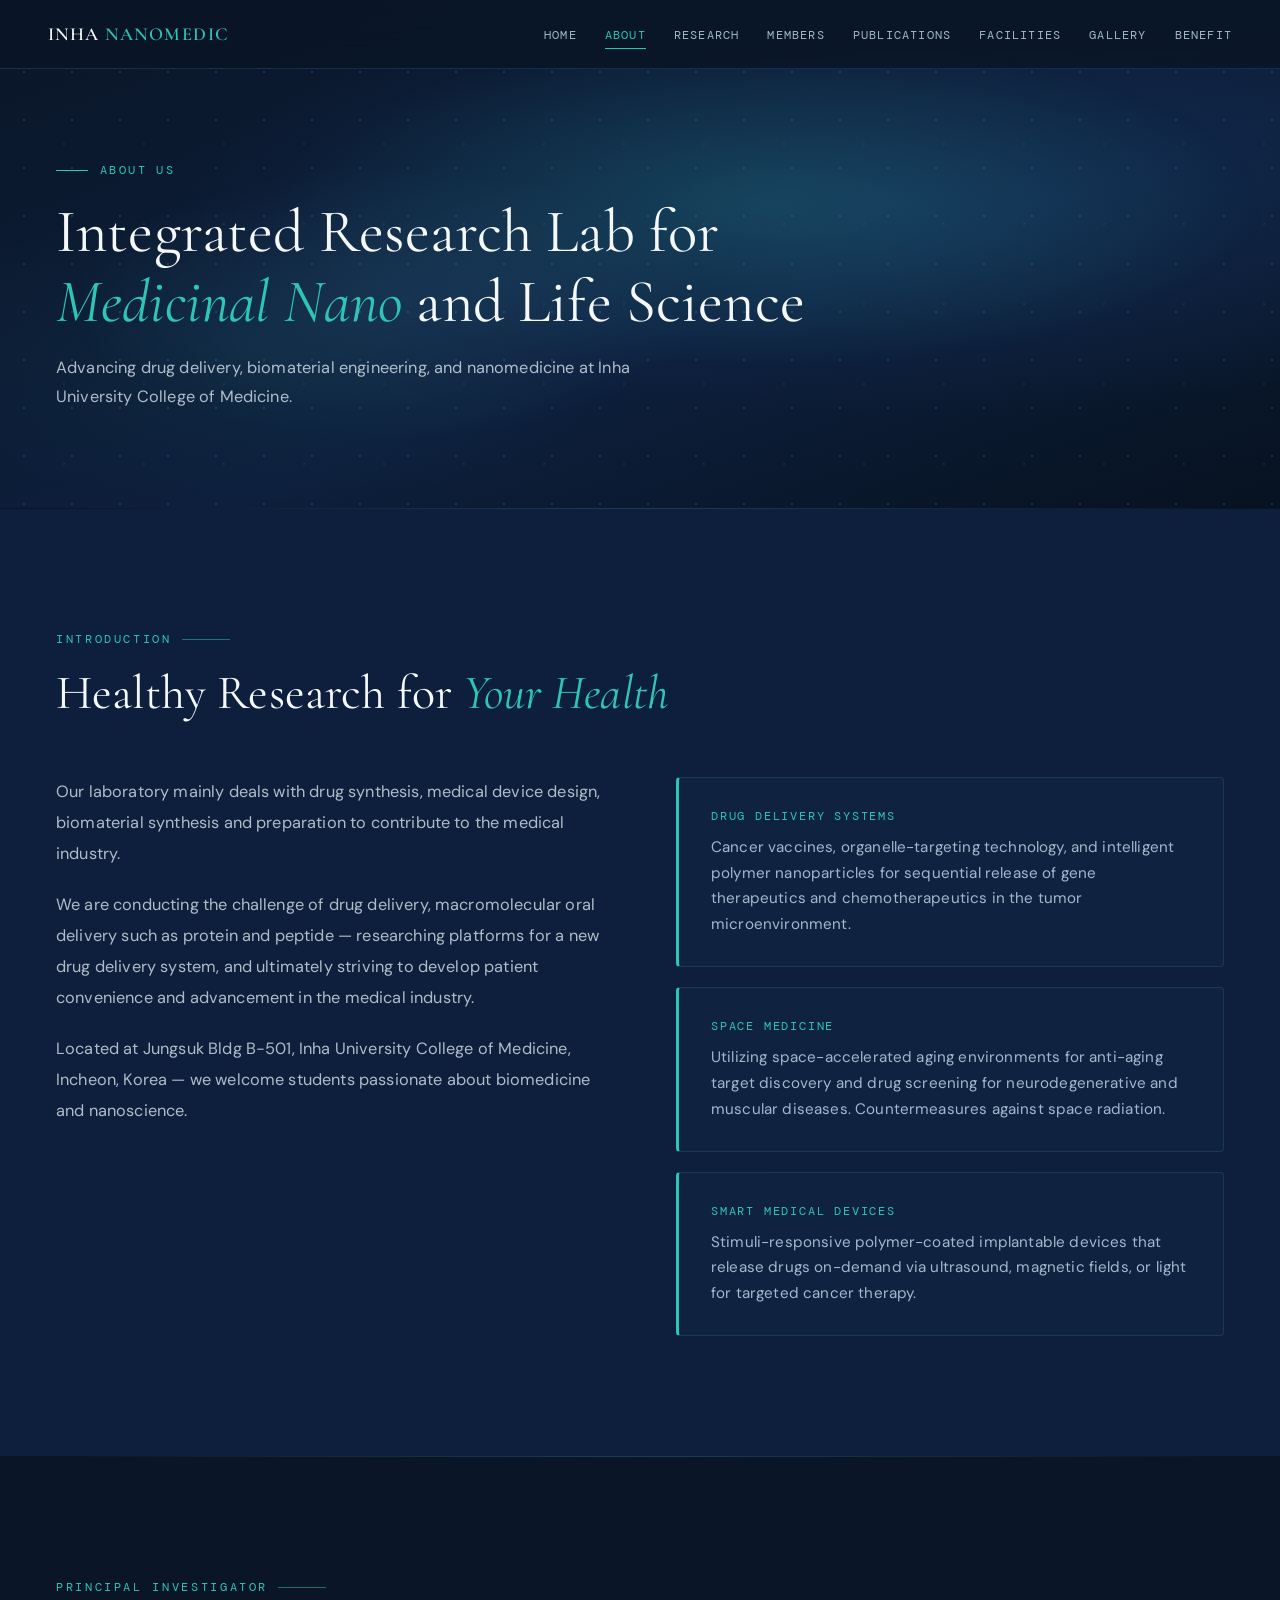
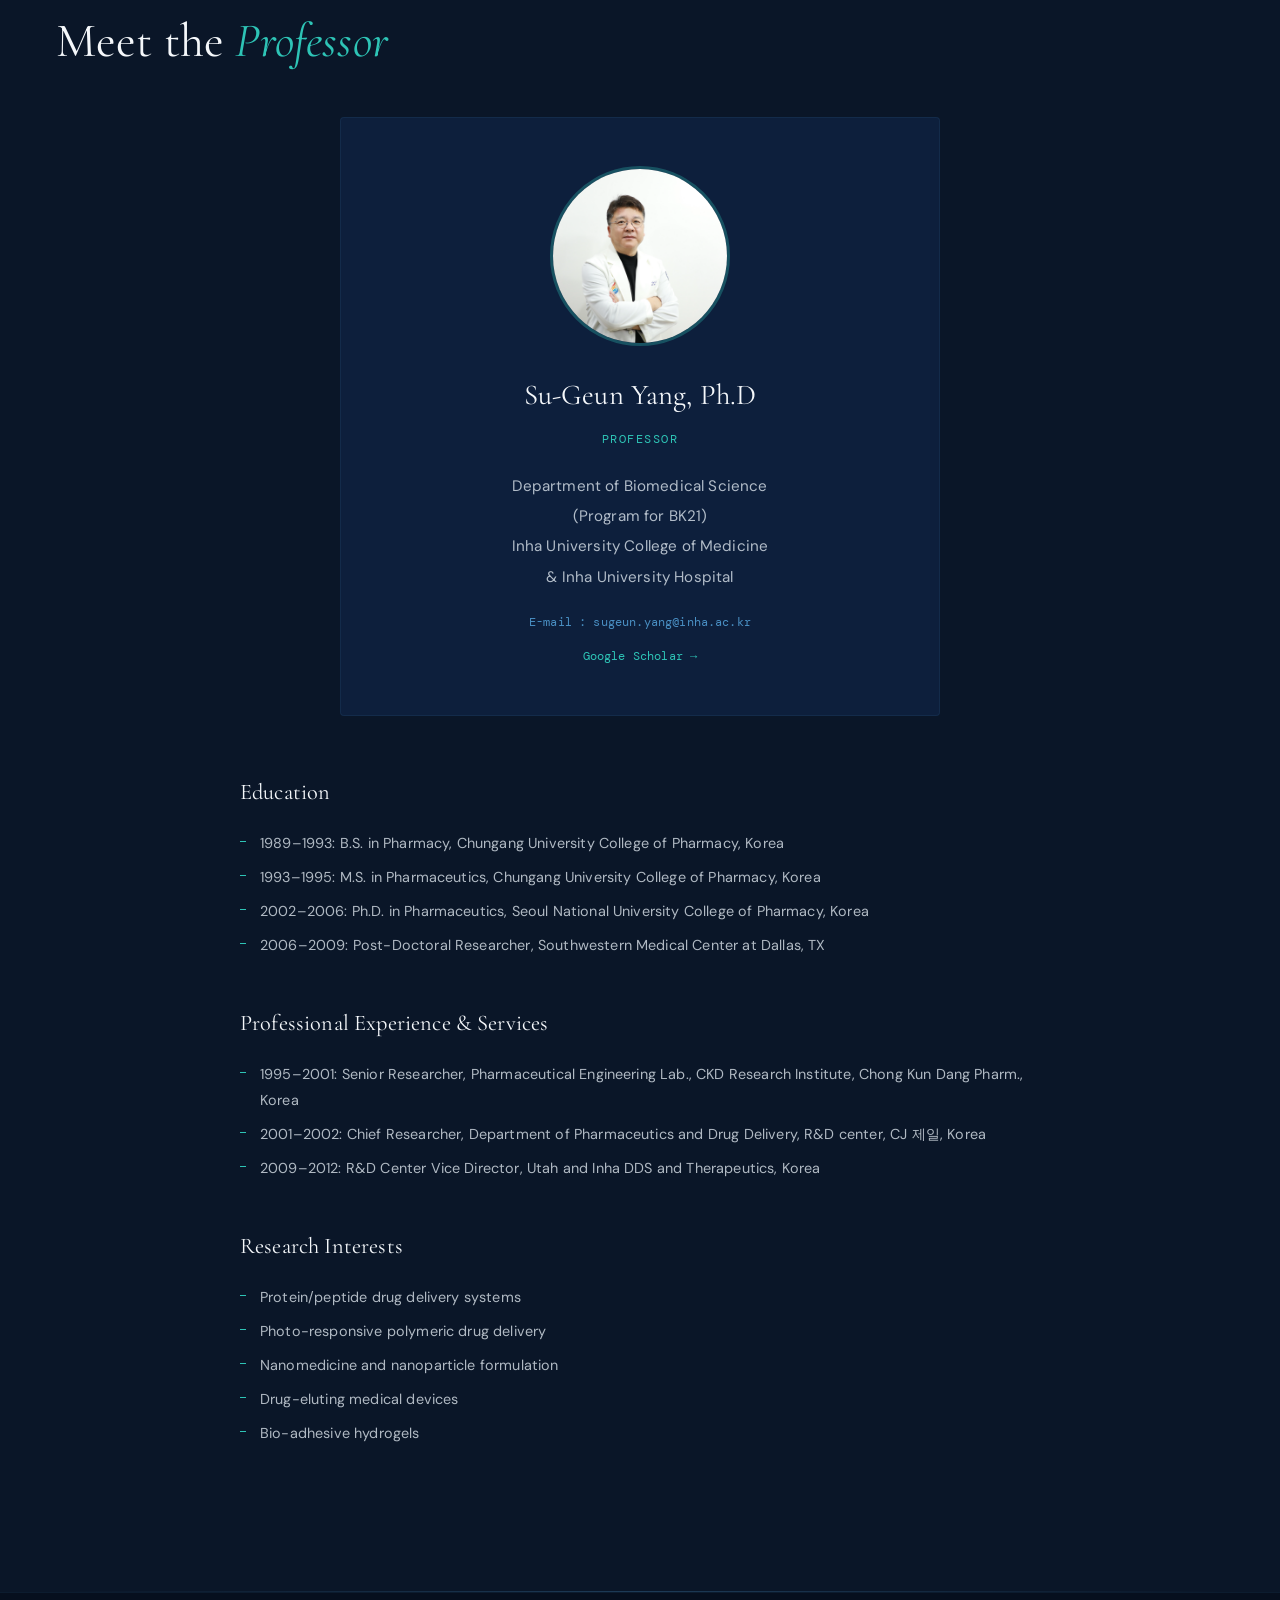
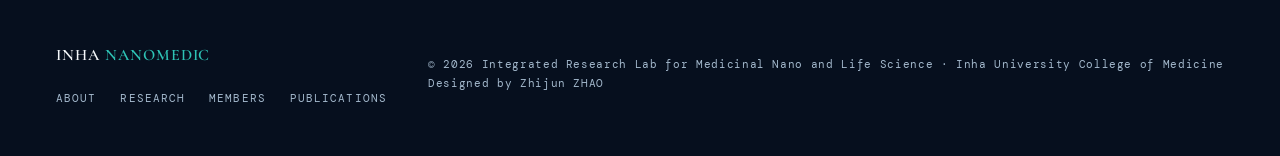
<file: about.html>
<!DOCTYPE html>
<html lang="en">
<head>
  <meta charset="UTF-8">
  <link rel="icon" type="image/svg+xml" href="favicon.svg">
  <meta name="viewport" content="width=device-width, initial-scale=1.0">
  <meta name="description" content="About Prof. Su-Geun Yang and the Integrated Research Lab for Medicinal Nano and Life Science at Inha University College of Medicine.">
  <title>About — INHA NANOMEDIC</title>
  <link rel="preconnect" href="https://fonts.googleapis.com">
  <link rel="preconnect" href="https://fonts.gstatic.com" crossorigin>
  <link href="https://fonts.googleapis.com/css2?family=Cormorant+Garamond:ital,wght@0,300;0,400;0,600;1,300;1,400;1,600&family=DM+Mono:wght@400;500&family=DM+Sans:wght@300;400;500&display=swap" rel="stylesheet">
  <link rel="stylesheet" href="css/style.css">
</head>
<body>

  <!-- ═══ NAVIGATION ═══ -->
  <nav>
    <a class="nav-logo" href="index.html">INHA <span>NANOMEDIC</span></a>
    <button class="nav-toggle" aria-label="Menu"><span></span><span></span><span></span></button>
    <ul class="nav-links">
      <li><a href="index.html">Home</a></li>
      <li><a href="about.html" class="active">About</a></li>
      <li><a href="research.html">Research</a></li>
      <li><a href="member.html">Members</a></li>
      <li><a href="publication-patent.html">Publications</a></li>
      <li><a href="lab-facilities.html">Facilities</a></li>
      <li><a href="lab-activities.html">Gallery</a></li>
      <li><a href="benefit.html">Benefit</a></li>
      <!-- <li><a href="news-notice.html">News</a></li> -->
    </ul>
  </nav>

  <!-- ═══ PAGE HERO ═══ -->
  <header class="page-hero">
    <div class="page-hero-bg"></div>
    <div class="page-hero-dots"></div>
    <div class="page-hero-content fade-in">
      <div class="hero-tag">About Us</div>
      <h1>Integrated Research Lab for <em>Medicinal Nano</em> and Life Science</h1>
      <p>Advancing drug delivery, biomaterial engineering, and nanomedicine at Inha University College of Medicine.</p>
    </div>
  </header>

  <div class="divider"></div>

  <!-- ═══ INTRODUCTION ═══ -->
  <section class="intro">
    <div class="section-label fade-in">Introduction</div>
    <h2 class="section-title fade-in">Healthy Research for <em>Your Health</em></h2>

    <div class="intro-grid">
      <div class="intro-text content-block fade-in">
        <p>Our laboratory mainly deals with drug synthesis, medical device design, biomaterial synthesis and preparation to contribute to the medical industry.</p>
        <p>We are conducting the challenge of drug delivery, macromolecular oral delivery such as protein and peptide &mdash; researching platforms for a new drug delivery system, and ultimately striving to develop patient convenience and advancement in the medical industry.</p>
        <p>Located at Jungsuk Bldg B-501, Inha University College of Medicine, Incheon, Korea &mdash; we welcome students passionate about biomedicine and nanoscience.</p>
      </div>

      <div class="intro-pillars fade-in">
        <div class="pillar">
          <div class="pillar-title">Drug Delivery Systems</div>
          <p>Cancer vaccines, organelle-targeting technology, and intelligent polymer nanoparticles for sequential release of gene therapeutics and chemotherapeutics in the tumor microenvironment.</p>
        </div>
        <div class="pillar">
          <div class="pillar-title">Space Medicine</div>
          <p>Utilizing space-accelerated aging environments for anti-aging target discovery and drug screening for neurodegenerative and muscular diseases. Countermeasures against space radiation.</p>
        </div>
        <div class="pillar">
          <div class="pillar-title">Smart Medical Devices</div>
          <p>Stimuli-responsive polymer-coated implantable devices that release drugs on-demand via ultrasound, magnetic fields, or light for targeted cancer therapy.</p>
        </div>
      </div>
    </div>
  </section>

  <div class="divider"></div>

  <!-- ═══ PRINCIPAL INVESTIGATOR ═══ -->
  <section class="members" style="background: var(--navy);">
    <div class="section-label fade-in">Principal Investigator</div>
    <h2 class="section-title fade-in">Meet the <em>Professor</em></h2>

    <!-- Centered profile card (matching Wix layout) -->
    <div class="fade-in" style="max-width: 600px; margin: 48px auto 0; text-align: center;">
      <div class="member-card" style="padding: 48px 40px; border: 1px solid var(--border-light);">
        <img src="assets/images/members/prof-yang-hires.png" alt="Prof. Su-Geun Yang"
             style="width: 180px; height: 180px; border-radius: 50%; object-fit: cover; margin: 0 auto 24px; display: block; border: 3px solid rgba(46,196,182,0.3);">
        <div class="member-name" style="font-size: 1.8rem; margin-bottom: 8px;">Su-Geun Yang, Ph.D</div>
        <div class="member-role" style="font-size: 0.78rem; margin-bottom: 20px;">Professor</div>
        <div style="font-size: 0.95rem; color: var(--text-secondary); line-height: 2;">
          Department of Biomedical Science<br>
          (Program for BK21)<br>
          Inha University College of Medicine<br>
          &amp; Inha University Hospital
        </div>
        <div style="margin-top: 20px; font-family: 'DM Mono', monospace; font-size: 0.78rem; color: var(--accent);">
          E-mail : <a href="mailto:sugeun.yang@inha.ac.kr" style="color: var(--accent);">sugeun.yang@inha.ac.kr</a>
        </div>
        <div style="margin-top: 12px; font-family: 'DM Mono', monospace; font-size: 0.75rem;">
          <a href="https://scholar.google.com/citations?user=X1B7JX8AAAAJ&hl=en" target="_blank" rel="noopener noreferrer" style="color: var(--teal); text-decoration: none;">Google Scholar &rarr;</a>
        </div>
      </div>
    </div>

    <!-- CV Details -->
    <div style="max-width: 800px; margin: 56px auto 0;">
      <div class="content-block fade-in">
        <h3>Education</h3>
        <ul>
          <li>1989&ndash;1993: B.S. in Pharmacy, Chungang University College of Pharmacy, Korea</li>
          <li>1993&ndash;1995: M.S. in Pharmaceutics, Chungang University College of Pharmacy, Korea</li>
          <li>2002&ndash;2006: Ph.D. in Pharmaceutics, Seoul National University College of Pharmacy, Korea</li>
          <li>2006&ndash;2009: Post-Doctoral Researcher, Southwestern Medical Center at Dallas, TX</li>
        </ul>
      </div>

      <div class="content-block fade-in">
        <h3>Professional Experience &amp; Services</h3>
        <ul>
          <li>1995&ndash;2001: Senior Researcher, Pharmaceutical Engineering Lab., CKD Research Institute, Chong Kun Dang Pharm., Korea</li>
          <li>2001&ndash;2002: Chief Researcher, Department of Pharmaceutics and Drug Delivery, R&amp;D center, CJ 제일, Korea</li>
          <li>2009&ndash;2012: R&amp;D Center Vice Director, Utah and Inha DDS and Therapeutics, Korea</li>
        </ul>
      </div>

      <div class="content-block fade-in">
        <h3>Research Interests</h3>
        <ul>
          <li>Protein/peptide drug delivery systems</li>
          <li>Photo-responsive polymeric drug delivery</li>
          <li>Nanomedicine and nanoparticle formulation</li>
          <li>Drug-eluting medical devices</li>
          <li>Bio-adhesive hydrogels</li>
        </ul>
      </div>
    </div>
  </section>

  <div class="divider"></div>

  <!-- ═══ FOOTER ═══ -->
  <footer>
    <div class="footer-inner">
      <div>
        <div class="footer-logo">INHA <span>NANOMEDIC</span></div>
        <div class="footer-links">
          <a href="about.html">About</a><a href="research.html">Research</a><a href="member.html">Members</a><a href="publication-patent.html">Publications</a>
        </div>
      </div>
      <div class="footer-copy">&copy; 2026 Integrated Research Lab for Medicinal Nano and Life Science &middot; Inha University College of Medicine<br>Designed by Zhijun ZHAO</div>
    </div>
  </footer>

  <script src="js/main.js"></script>
</body>
</html>
</file>
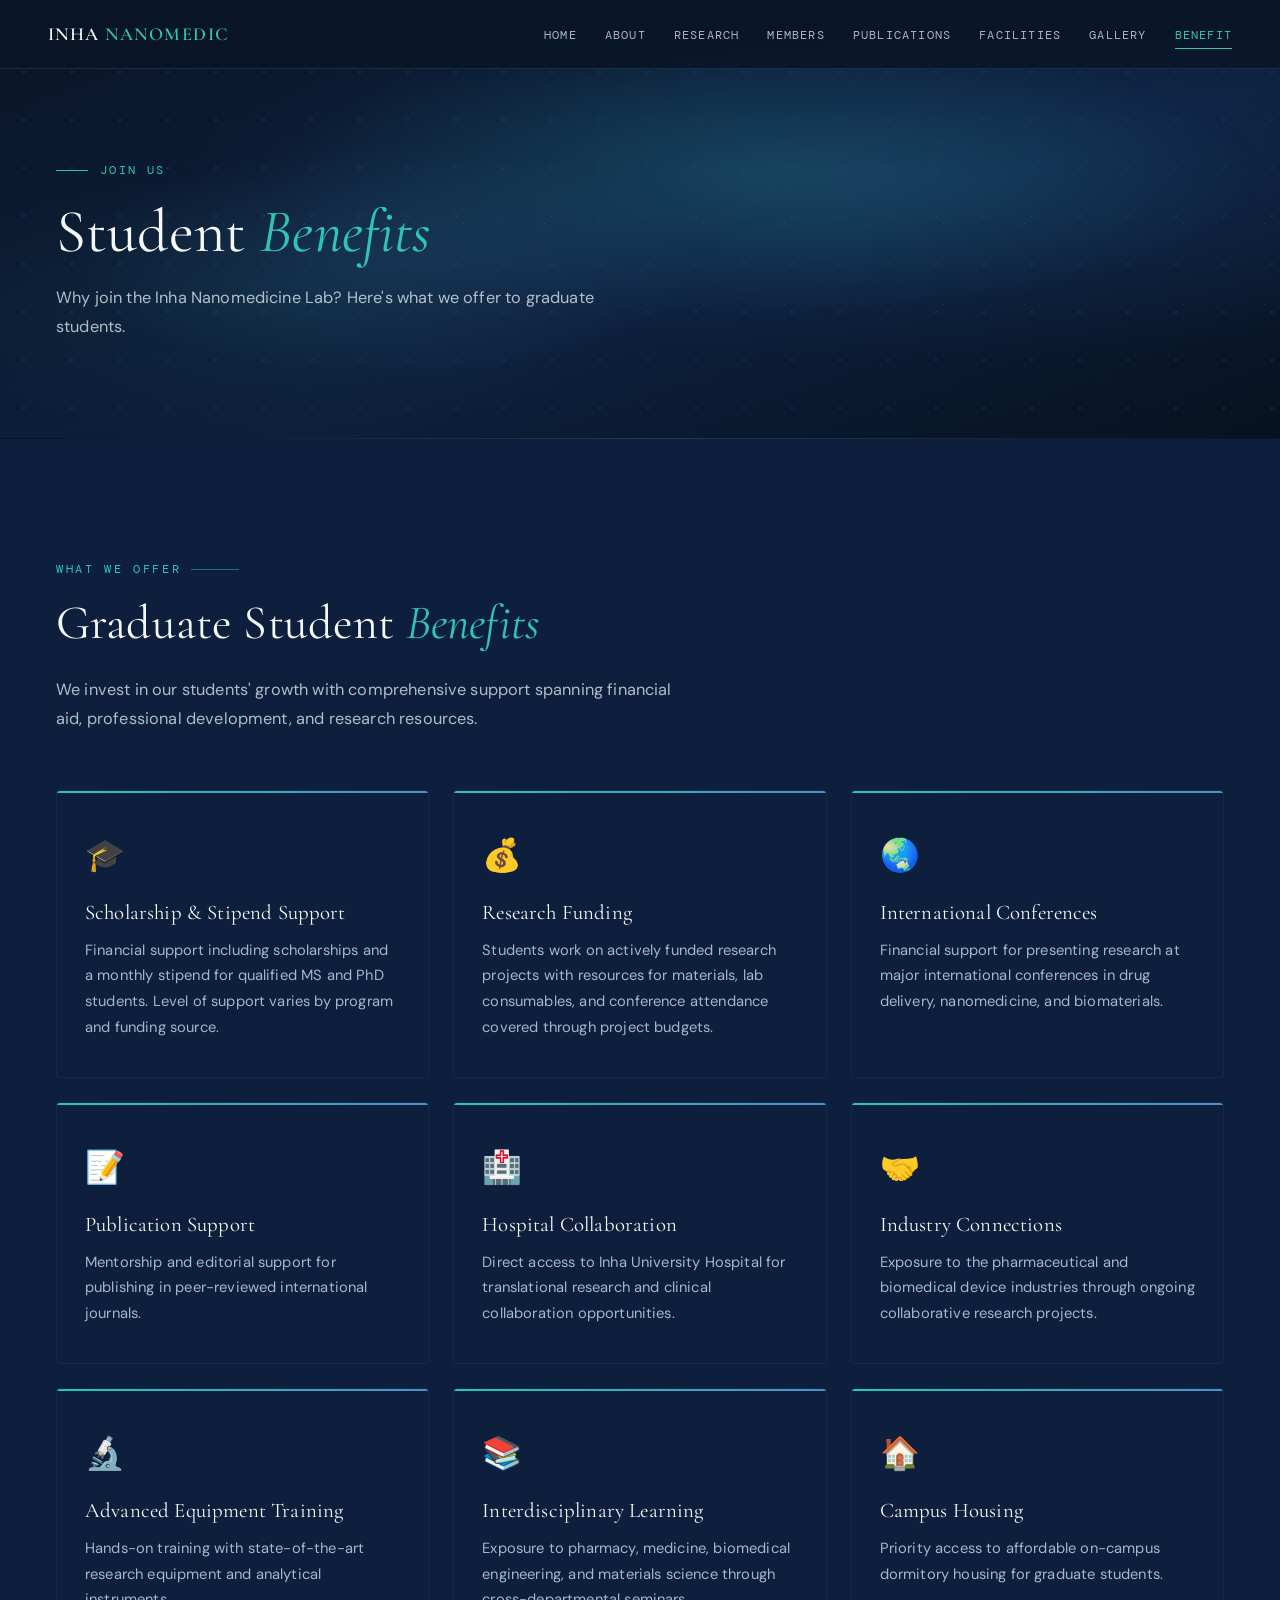
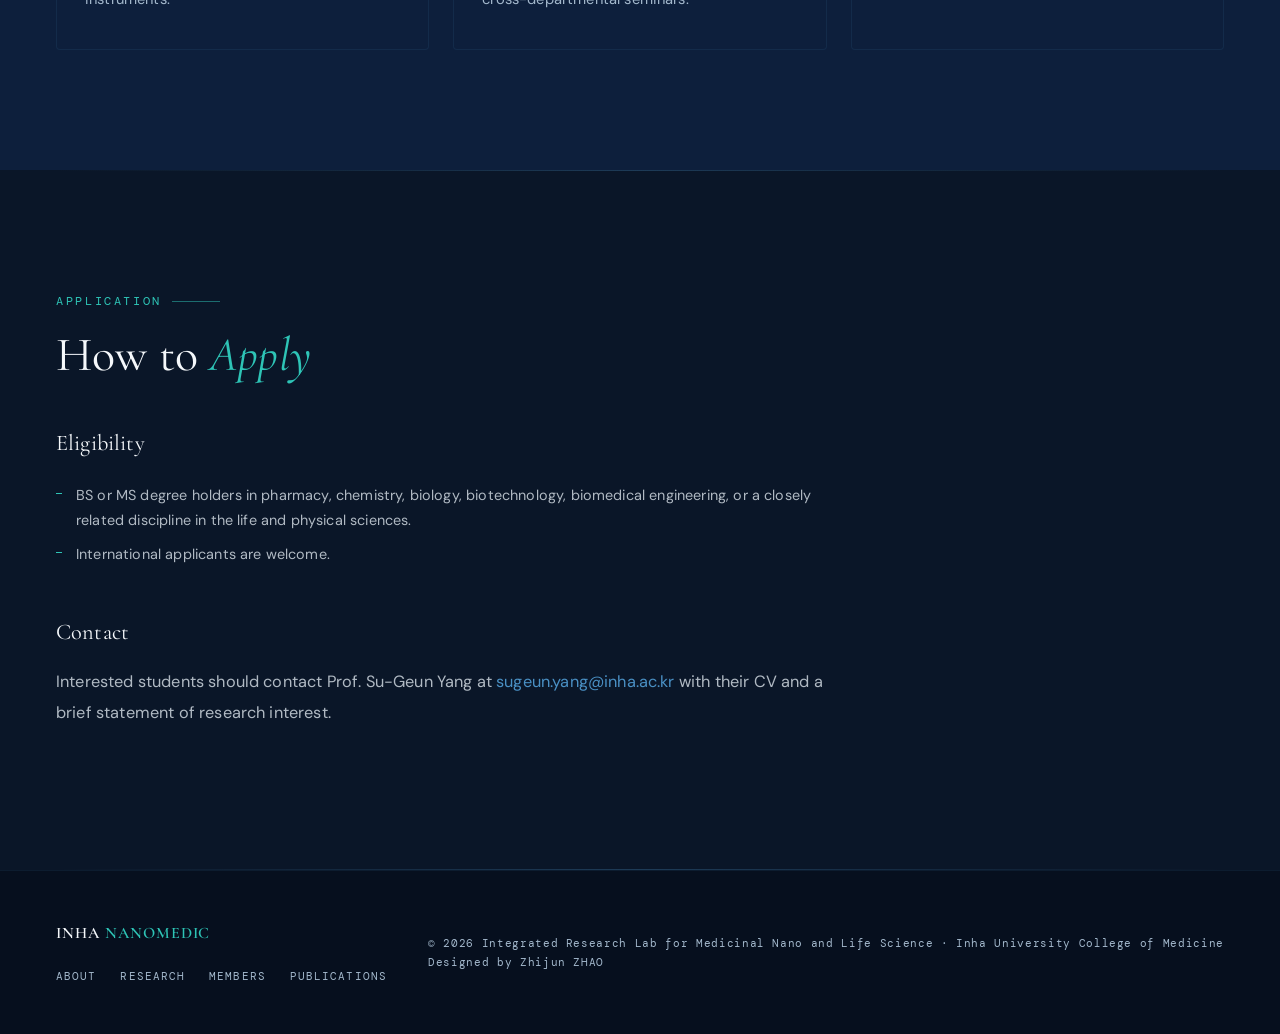
<file: benefit.html>
<!DOCTYPE html>
<html lang="en">
<head>
  <meta charset="UTF-8">
  <link rel="icon" type="image/svg+xml" href="favicon.svg">
  <meta name="viewport" content="width=device-width, initial-scale=1.0">
  <title>Student Benefits — INHA NANOMEDIC</title>
  <meta name="description" content="Benefits for graduate students joining the Inha Nanomedicine Lab including tuition support, research funding, and career development.">
  <link rel="preconnect" href="https://fonts.googleapis.com">
  <link rel="preconnect" href="https://fonts.gstatic.com" crossorigin>
  <link href="https://fonts.googleapis.com/css2?family=Cormorant+Garamond:ital,wght@0,300;0,400;0,600;1,300;1,400;1,600&family=DM+Mono:wght@400;500&family=DM+Sans:wght@300;400;500&display=swap" rel="stylesheet">
  <link rel="stylesheet" href="css/style.css">
</head>
<body>

  <!-- ═══ NAVIGATION ═══ -->
  <nav>
    <a class="nav-logo" href="index.html">INHA <span>NANOMEDIC</span></a>
    <button class="nav-toggle" aria-label="Menu"><span></span><span></span><span></span></button>
    <ul class="nav-links">
      <li><a href="index.html">Home</a></li>
      <li><a href="about.html">About</a></li>
      <li><a href="research.html">Research</a></li>
      <li><a href="member.html">Members</a></li>
      <li><a href="publication-patent.html">Publications</a></li>
      <li><a href="lab-facilities.html">Facilities</a></li>
      <li><a href="lab-activities.html">Gallery</a></li>
      <li><a href="benefit.html" class="active">Benefit</a></li>
      <!-- <li><a href="news-notice.html">News</a></li> -->
    </ul>
  </nav>

  <!-- ═══ PAGE HERO ═══ -->
  <header class="page-hero">
    <div class="page-hero-bg"></div>
    <div class="page-hero-dots"></div>
    <div class="page-hero-content fade-in">
      <div class="hero-tag">Join Us</div>
      <h1>Student <em>Benefits</em></h1>
      <p>Why join the Inha Nanomedicine Lab? Here's what we offer to graduate students.</p>
    </div>
  </header>

  <div class="divider"></div>

  <!-- ═══ BENEFITS GRID ═══ -->
  <section style="background: var(--deep);">
    <div class="section-label fade-in">What We Offer</div>
    <h2 class="section-title fade-in">Graduate Student <em>Benefits</em></h2>
    <p class="section-subtitle fade-in">We invest in our students' growth with comprehensive support spanning financial aid, professional development, and research resources.</p>

    <div class="benefit-grid">

      <div class="benefit-card fade-in">
        <div class="benefit-icon">&#127891;</div>
        <div class="benefit-title">Scholarship &amp; Stipend Support</div>
        <div class="benefit-desc">Financial support including scholarships and a monthly stipend for qualified MS and PhD students. Level of support varies by program and funding source.</div>
      </div>

      <div class="benefit-card fade-in">
        <div class="benefit-icon">&#128176;</div>
        <div class="benefit-title">Research Funding</div>
        <div class="benefit-desc">Students work on actively funded research projects with resources for materials, lab consumables, and conference attendance covered through project budgets.</div>
      </div>

      <div class="benefit-card fade-in">
        <div class="benefit-icon">&#127759;</div>
        <div class="benefit-title">International Conferences</div>
        <div class="benefit-desc">Financial support for presenting research at major international conferences in drug delivery, nanomedicine, and biomaterials.</div>
      </div>

      <div class="benefit-card fade-in">
        <div class="benefit-icon">&#128221;</div>
        <div class="benefit-title">Publication Support</div>
        <div class="benefit-desc">Mentorship and editorial support for publishing in peer-reviewed international journals.</div>
      </div>

      <div class="benefit-card fade-in">
        <div class="benefit-icon">&#127973;</div>
        <div class="benefit-title">Hospital Collaboration</div>
        <div class="benefit-desc">Direct access to Inha University Hospital for translational research and clinical collaboration opportunities.</div>
      </div>

      <div class="benefit-card fade-in">
        <div class="benefit-icon">&#129309;</div>
        <div class="benefit-title">Industry Connections</div>
        <div class="benefit-desc">Exposure to the pharmaceutical and biomedical device industries through ongoing collaborative research projects.</div>
      </div>

      <div class="benefit-card fade-in">
        <div class="benefit-icon">&#128300;</div>
        <div class="benefit-title">Advanced Equipment Training</div>
        <div class="benefit-desc">Hands-on training with state-of-the-art research equipment and analytical instruments.</div>
      </div>

      <div class="benefit-card fade-in">
        <div class="benefit-icon">&#128218;</div>
        <div class="benefit-title">Interdisciplinary Learning</div>
        <div class="benefit-desc">Exposure to pharmacy, medicine, biomedical engineering, and materials science through cross-departmental seminars.</div>
      </div>

      <div class="benefit-card fade-in">
        <div class="benefit-icon">&#127968;</div>
        <div class="benefit-title">Campus Housing</div>
        <div class="benefit-desc">Priority access to affordable on-campus dormitory housing for graduate students.</div>
      </div>

    </div>
  </section>

  <div class="divider"></div>

  <!-- ═══ HOW TO APPLY ═══ -->
  <section style="background: var(--navy);">
    <div class="section-label fade-in">Application</div>
    <h2 class="section-title fade-in">How to <em>Apply</em></h2>

    <div class="content-block fade-in">
      <h3>Eligibility</h3>
      <ul>
        <li>BS or MS degree holders in pharmacy, chemistry, biology, biotechnology, biomedical engineering, or a closely related discipline in the life and physical sciences.</li>
        <li>International applicants are welcome.</li>
      </ul>

      <h3>Contact</h3>
      <p>Interested students should contact Prof. Su-Geun Yang at <a href="mailto:sugeun.yang@inha.ac.kr" style="color: var(--accent);">sugeun.yang@inha.ac.kr</a> with their CV and a brief statement of research interest.</p>
    </div>
  </section>

  <div class="divider"></div>

  <!-- ═══ FOOTER ═══ -->
  <footer>
    <div class="footer-inner">
      <div>
        <div class="footer-logo">INHA <span>NANOMEDIC</span></div>
        <div class="footer-links">
          <a href="about.html">About</a>
          <a href="research.html">Research</a>
          <a href="member.html">Members</a>
          <a href="publication-patent.html">Publications</a>
        </div>
      </div>
      <div class="footer-copy">&copy; 2026 Integrated Research Lab for Medicinal Nano and Life Science &middot; Inha University College of Medicine<br>Designed by Zhijun ZHAO</div>
    </div>
  </footer>

  <script src="js/main.js"></script>
</body>
</html>
</file>
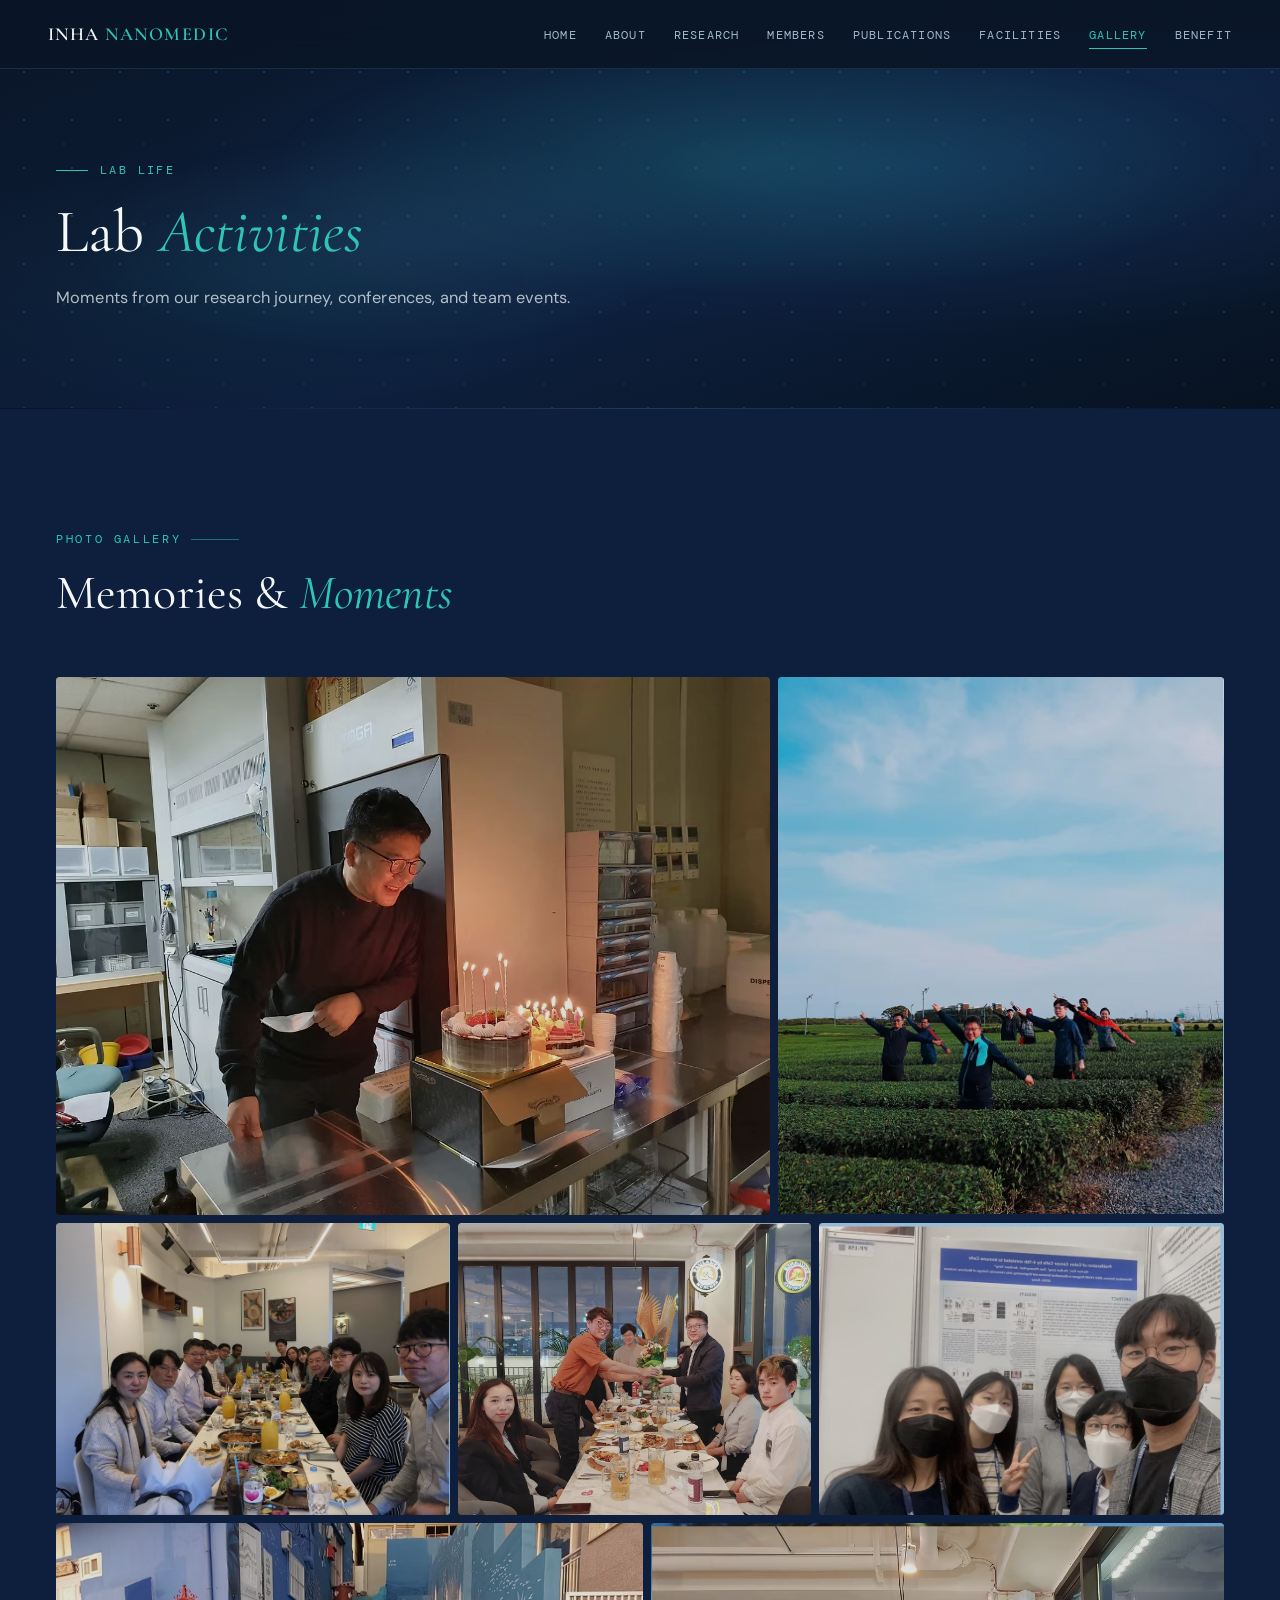
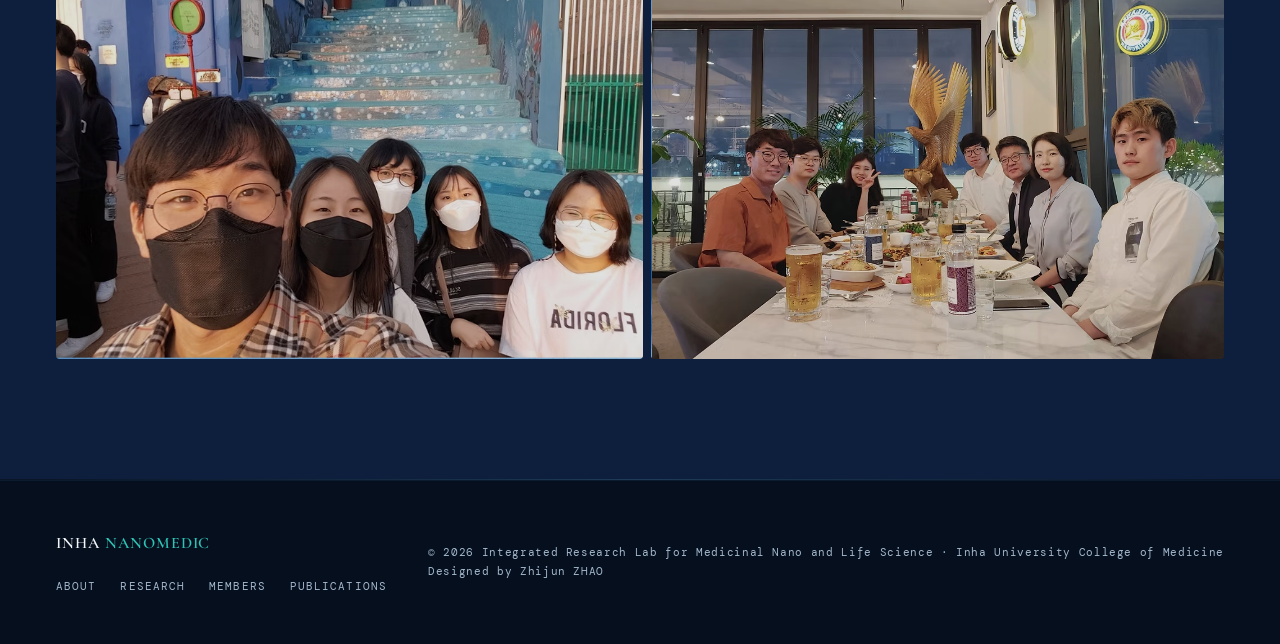
<file: lab-activities.html>
<!DOCTYPE html>
<html lang="en">
<head>
  <meta charset="UTF-8">
  <link rel="icon" type="image/svg+xml" href="favicon.svg">
  <meta name="viewport" content="width=device-width, initial-scale=1.0">
  <title>Lab Activities — INHA NANOMEDIC</title>
  <meta name="description" content="Photo gallery of lab activities, conferences, and team events at the Inha Nanomedicine Lab.">
  <link rel="preconnect" href="https://fonts.googleapis.com">
  <link rel="preconnect" href="https://fonts.gstatic.com" crossorigin>
  <link href="https://fonts.googleapis.com/css2?family=Cormorant+Garamond:ital,wght@0,300;0,400;0,600;1,300;1,400;1,600&family=DM+Mono:wght@400;500&family=DM+Sans:wght@300;400;500&display=swap" rel="stylesheet">
  <link rel="stylesheet" href="css/style.css">
</head>
<body>

  <!-- ═══ NAVIGATION ═══ -->
  <nav>
    <a class="nav-logo" href="index.html">INHA <span>NANOMEDIC</span></a>
    <button class="nav-toggle" aria-label="Menu"><span></span><span></span><span></span></button>
    <ul class="nav-links">
      <li><a href="index.html">Home</a></li>
      <li><a href="about.html">About</a></li>
      <li><a href="research.html">Research</a></li>
      <li><a href="member.html">Members</a></li>
      <li><a href="publication-patent.html">Publications</a></li>
      <li><a href="lab-facilities.html">Facilities</a></li>
      <li><a href="lab-activities.html" class="active">Gallery</a></li>
      <li><a href="benefit.html">Benefit</a></li>
      <!-- <li><a href="news-notice.html">News</a></li> -->
    </ul>
  </nav>

  <!-- ═══ PAGE HERO ═══ -->
  <header class="page-hero">
    <div class="page-hero-bg"></div>
    <div class="page-hero-dots"></div>
    <div class="page-hero-content fade-in">
      <div class="hero-tag">Lab Life</div>
      <h1>Lab <em>Activities</em></h1>
      <p>Moments from our research journey, conferences, and team events.</p>
    </div>
  </header>

  <div class="divider"></div>

  <!-- ═══ GALLERY SECTION ═══ -->
  <section style="background: var(--deep);">
    <div class="section-label fade-in">Photo Gallery</div>
    <h2 class="section-title fade-in">Memories &amp; <em>Moments</em></h2>

    <div class="gallery-mosaic">
      <div class="gallery-row">
        <div class="gallery-cell fade-in" style="flex:1.33"><img src="assets/images/gallery/gallery_03.png?v=4" alt="Birthday celebration in the lab" loading="lazy"></div>
        <div class="gallery-cell fade-in" style="flex:0.83"><img src="assets/images/gallery/gallery_06.png?v=4" alt="Team outing in a tea field" loading="lazy"></div>
      </div>
      <div class="gallery-row">
        <div class="gallery-cell fade-in" style="flex:1.35"><img src="assets/images/gallery/gallery_07.png?v=4" alt="Lab group dinner" loading="lazy"></div>
        <div class="gallery-cell fade-in" style="flex:1.21"><img src="assets/images/gallery/gallery_04.png?v=4" alt="Flower ceremony at team dinner" loading="lazy"></div>
        <div class="gallery-cell fade-in" style="flex:1.39"><img src="assets/images/gallery/gallery_01.png?v=4" alt="Conference poster presentation" loading="lazy"></div>
      </div>
      <div class="gallery-row">
        <div class="gallery-cell fade-in" style="flex:1.35"><img src="assets/images/gallery/gallery_02.png?v=4" alt="Team sightseeing at mural staircase" loading="lazy"></div>
        <div class="gallery-cell fade-in" style="flex:1.32"><img src="assets/images/gallery/gallery_05.png?v=4" alt="Team dinner gathering" loading="lazy"></div>
      </div>
    </div>
  </section>

  <div class="divider"></div>

  <!-- ═══ FOOTER ═══ -->
  <footer>
    <div class="footer-inner">
      <div>
        <div class="footer-logo">INHA <span>NANOMEDIC</span></div>
        <div class="footer-links">
          <a href="about.html">About</a>
          <a href="research.html">Research</a>
          <a href="member.html">Members</a>
          <a href="publication-patent.html">Publications</a>
        </div>
      </div>
      <div class="footer-copy">&copy; 2026 Integrated Research Lab for Medicinal Nano and Life Science &middot; Inha University College of Medicine<br>Designed by Zhijun ZHAO</div>
    </div>
  </footer>

  <script src="js/main.js"></script>
</body>
</html>
</file>
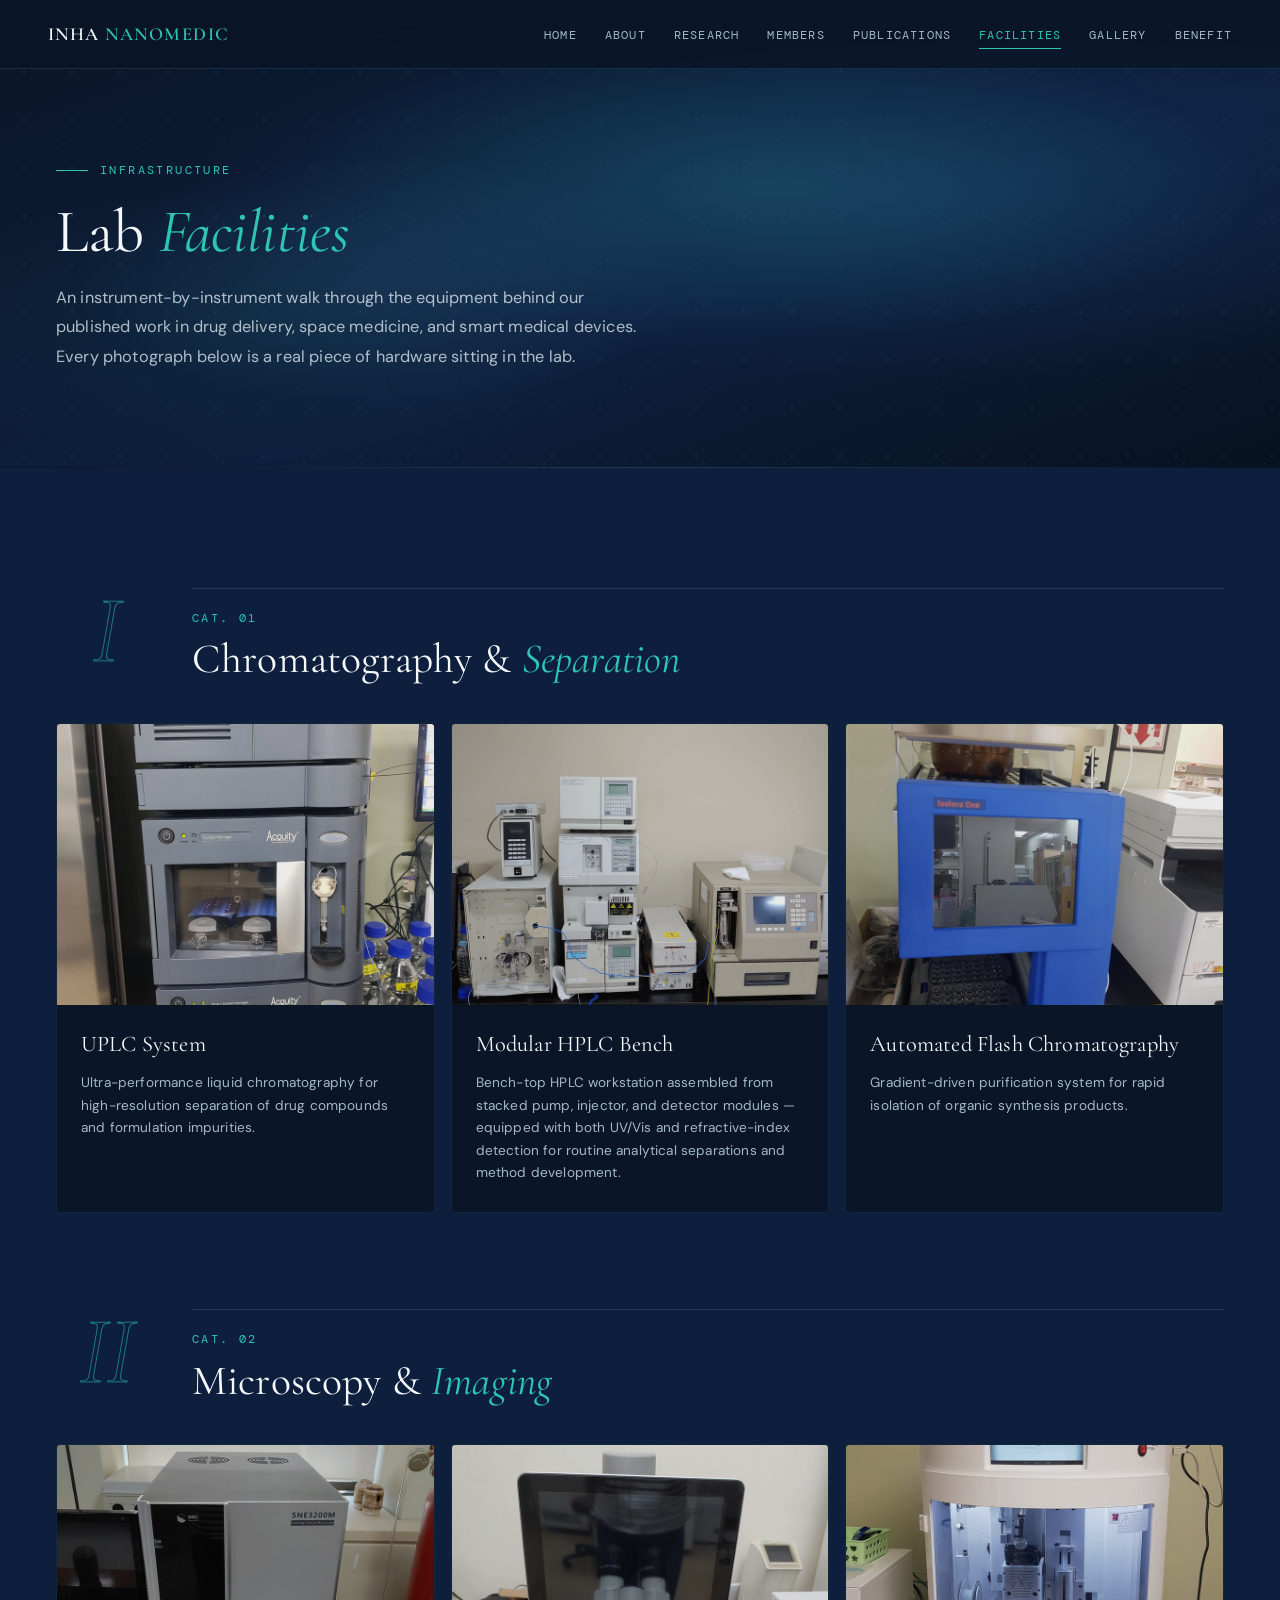
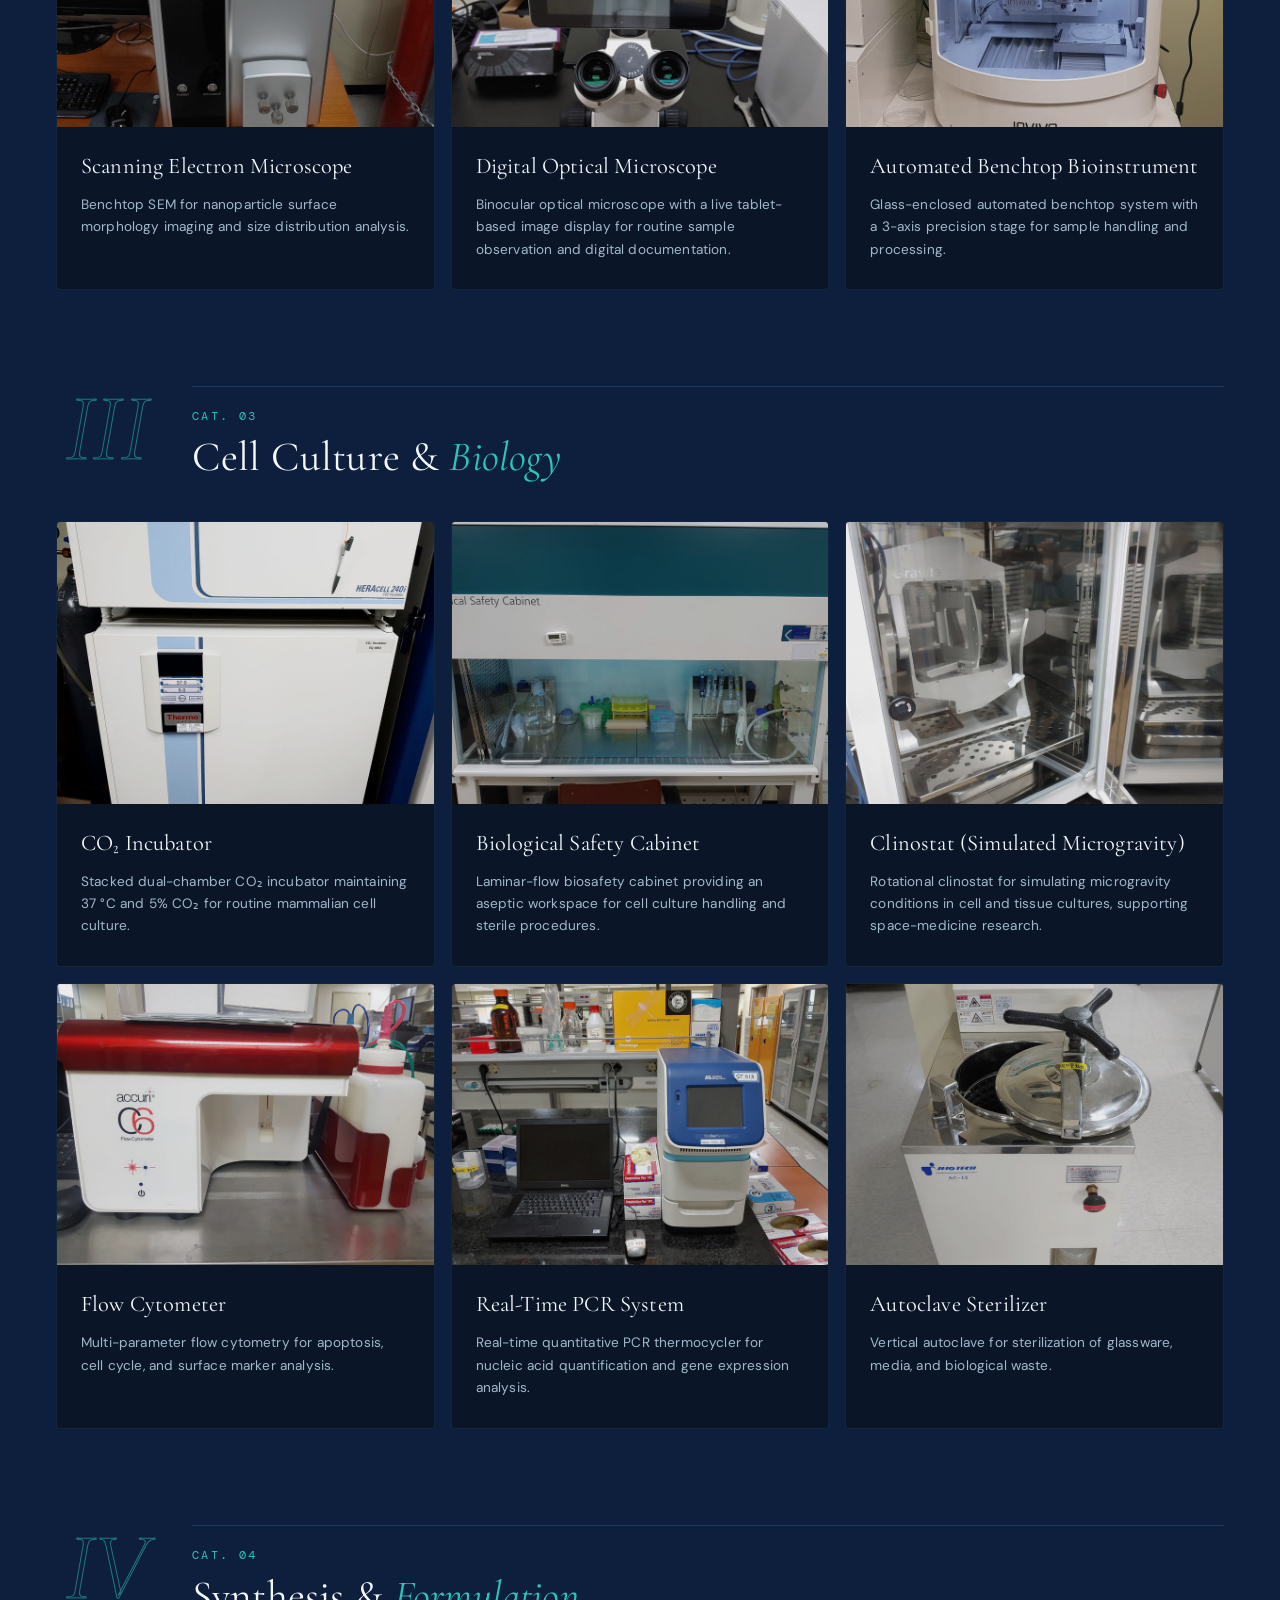
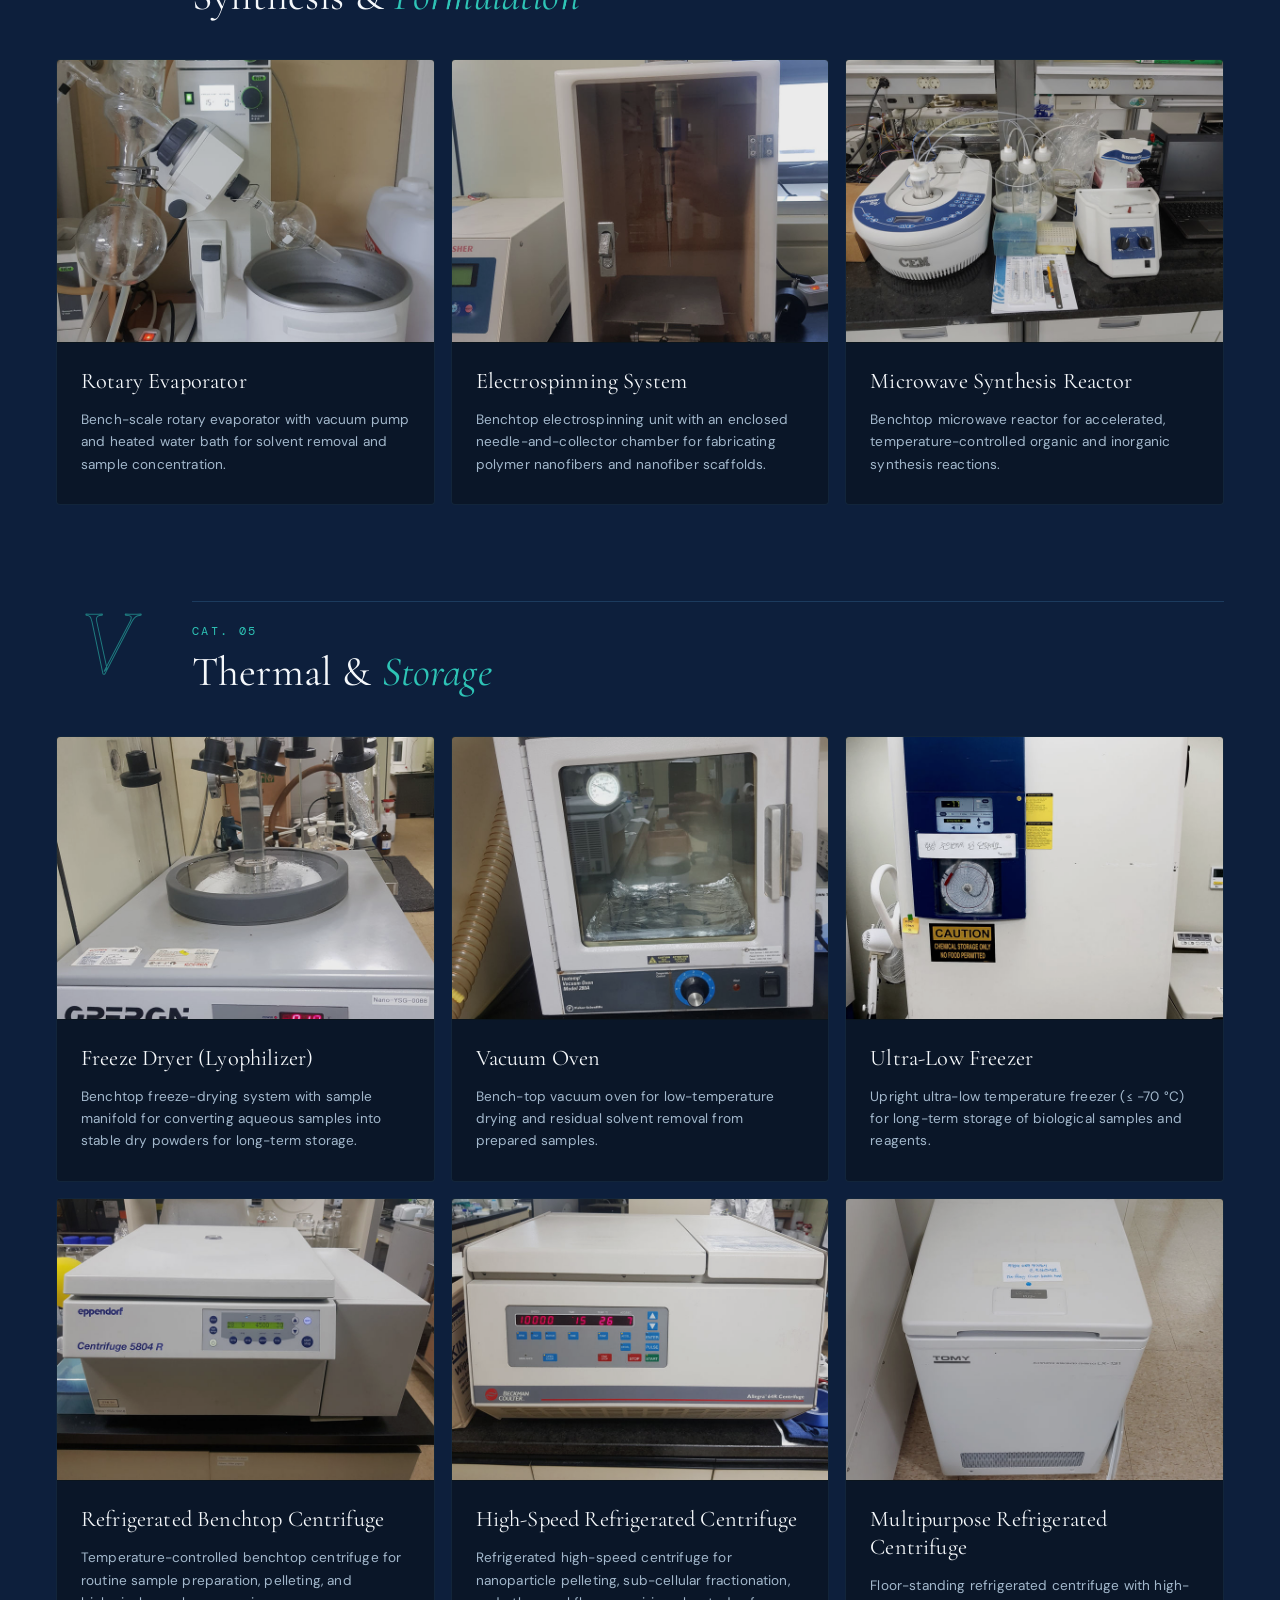
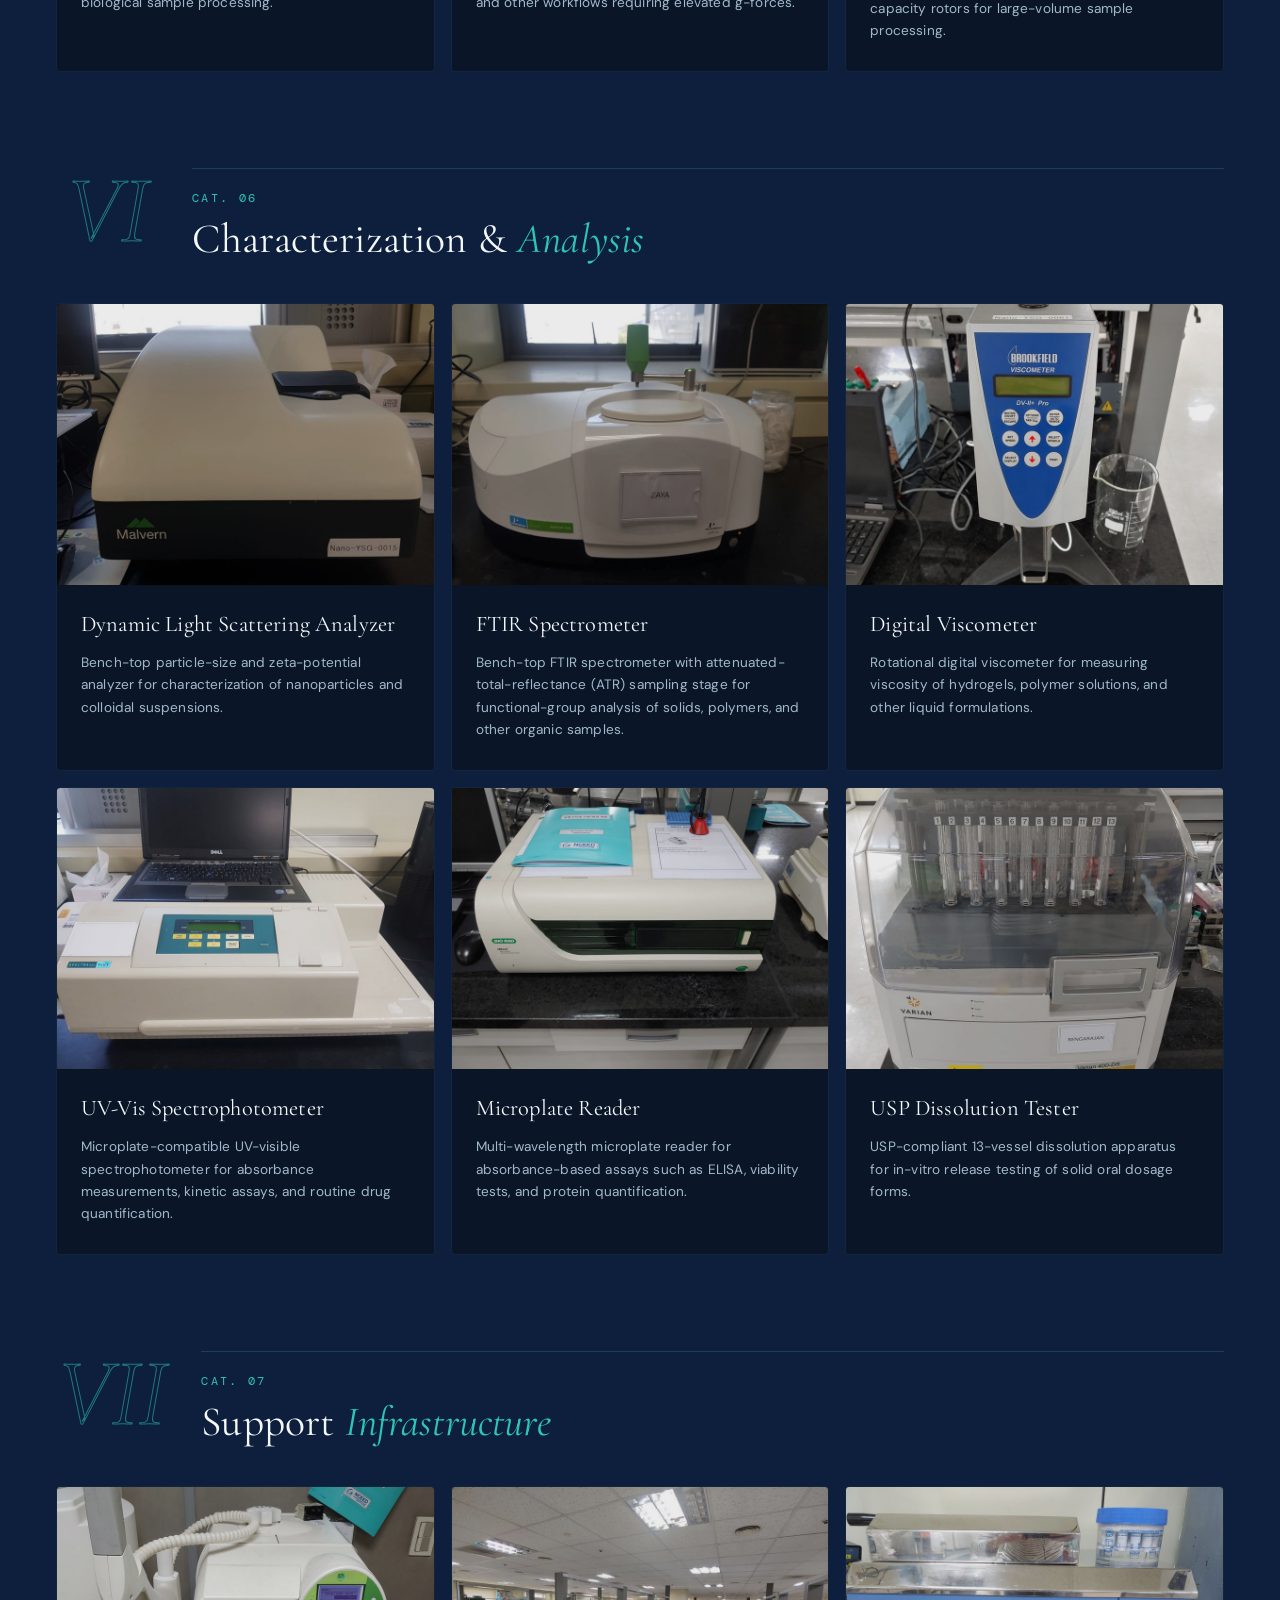
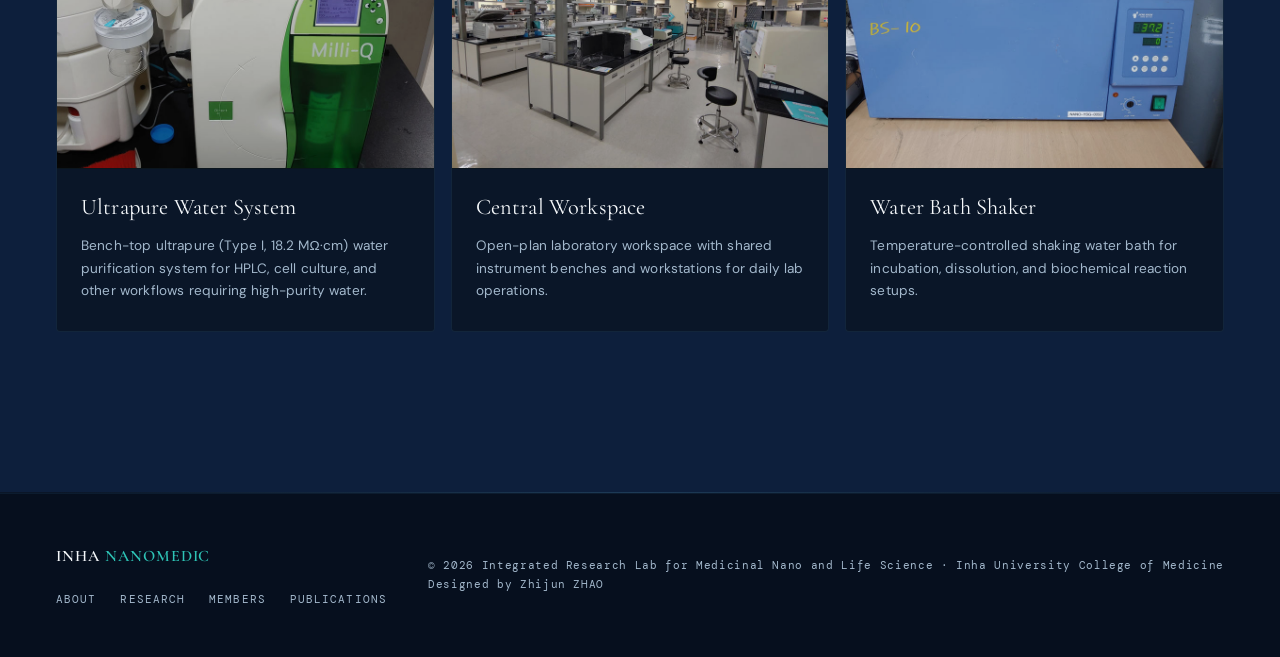
<file: lab-facilities.html>
<!DOCTYPE html>
<html lang="en">
<head>
  <meta charset="UTF-8">
  <link rel="icon" type="image/svg+xml" href="favicon.svg">
  <meta name="viewport" content="width=device-width, initial-scale=1.0">
  <title>Lab Facilities — INHA NANOMEDIC</title>
  <meta name="description" content="Equipment and infrastructure of the Inha Nanomedicine Lab: HPLC, SEM, DLS, flow cytometer, FTIR, cell culture suite, and more.">
  <link rel="preconnect" href="https://fonts.googleapis.com">
  <link rel="preconnect" href="https://fonts.gstatic.com" crossorigin>
  <link href="https://fonts.googleapis.com/css2?family=Cormorant+Garamond:ital,wght@0,300;0,400;0,600;1,300;1,400;1,600&family=DM+Mono:wght@400;500&family=DM+Sans:wght@300;400;500&display=swap" rel="stylesheet">
  <link rel="stylesheet" href="css/style.css">
</head>
<body>

  <!-- ═══ NAVIGATION ═══ -->
  <nav>
    <a class="nav-logo" href="index.html">INHA <span>NANOMEDIC</span></a>
    <button class="nav-toggle" aria-label="Menu"><span></span><span></span><span></span></button>
    <ul class="nav-links">
      <li><a href="index.html">Home</a></li>
      <li><a href="about.html">About</a></li>
      <li><a href="research.html">Research</a></li>
      <li><a href="member.html">Members</a></li>
      <li><a href="publication-patent.html">Publications</a></li>
      <li><a href="lab-facilities.html" class="active">Facilities</a></li>
      <li><a href="lab-activities.html">Gallery</a></li>
      <li><a href="benefit.html">Benefit</a></li>
      <!-- <li><a href="news-notice.html">News</a></li> -->
    </ul>
  </nav>

  <!-- ═══ PAGE HERO ═══ -->
  <header class="page-hero">
    <div class="page-hero-bg"></div>
    <div class="page-hero-dots"></div>
    <div class="page-hero-content fade-in">
      <div class="hero-tag">Infrastructure</div>
      <h1>Lab <em>Facilities</em></h1>
      <p>An instrument-by-instrument walk through the equipment behind our published work in drug delivery, space medicine, and smart medical devices. Every photograph below is a real piece of hardware sitting in the lab.</p>
    </div>
  </header>

  <div class="divider"></div>

  <!-- ═══ FACILITIES CATALOG ═══ -->
  <section class="facilities-catalog">

    <!-- ── Cat. 01 — Chromatography & Separation ── -->
    <div class="fac-category fade-in">
      <div class="fac-category-label">I</div>
      <div class="fac-category-title">
        <div class="fac-cat-mono">Cat. 01</div>
        <h2>Chromatography &amp; <em>Separation</em></h2>
      </div>
    </div>

    <div class="fac-grid fade-in">

      <figure class="fac-item">
        <div class="fac-photo">
          <img src="assets/images/facilities/facility_13.jpg" alt="UPLC system" loading="lazy">
        </div>
        <figcaption>
          <h3 class="fac-name">UPLC System</h3>
          <p class="fac-desc">Ultra-performance liquid chromatography for high-resolution separation of drug compounds and formulation impurities.</p>
        </figcaption>
      </figure>

      <figure class="fac-item">
        <div class="fac-photo">
          <img src="assets/images/facilities/facility_15.jpg" alt="Modular HPLC bench" loading="lazy">
        </div>
        <figcaption>
          <h3 class="fac-name">Modular HPLC Bench</h3>
          <p class="fac-desc">Bench-top HPLC workstation assembled from stacked pump, injector, and detector modules &mdash; equipped with both UV/Vis and refractive-index detection for routine analytical separations and method development.</p>
        </figcaption>
      </figure>

      <figure class="fac-item">
        <div class="fac-photo">
          <img src="assets/images/facilities/facility_10.jpg" alt="Automated flash chromatography system" loading="lazy">
        </div>
        <figcaption>
          <h3 class="fac-name">Automated Flash Chromatography</h3>
          <p class="fac-desc">Gradient-driven purification system for rapid isolation of organic synthesis products.</p>
        </figcaption>
      </figure>

    </div>

    <!-- ── Cat. 02 — Microscopy & Imaging ── -->
    <div class="fac-category fade-in">
      <div class="fac-category-label">II</div>
      <div class="fac-category-title">
        <div class="fac-cat-mono">Cat. 02</div>
        <h2>Microscopy &amp; <em>Imaging</em></h2>
      </div>
    </div>

    <div class="fac-grid fade-in">

      <figure class="fac-item">
        <div class="fac-photo">
          <img src="assets/images/facilities/facility_19.jpg" alt="Scanning electron microscope" loading="lazy">
        </div>
        <figcaption>
          <h3 class="fac-name">Scanning Electron Microscope</h3>
          <p class="fac-desc">Benchtop SEM for nanoparticle surface morphology imaging and size distribution analysis.</p>
        </figcaption>
      </figure>

      <figure class="fac-item">
        <div class="fac-photo">
          <img src="assets/images/facilities/facility_03.jpg" alt="Digital optical microscope" loading="lazy">
        </div>
        <figcaption>
          <h3 class="fac-name">Digital Optical Microscope</h3>
          <p class="fac-desc">Binocular optical microscope with a live tablet-based image display for routine sample observation and digital documentation.</p>
        </figcaption>
      </figure>

      <!-- TODO: facility_33 identification not verified — "InVivo" appears to be a brand name; instrument shows XYZ stage + needle inside glass enclosure. Could be 3D bioprinter, microinjector, or similar. Needs lab-staff confirmation before final wording. -->
      <figure class="fac-item">
        <div class="fac-photo">
          <img src="assets/images/facilities/facility_33.jpg" alt="Automated benchtop bioinstrument" loading="lazy">
        </div>
        <figcaption>
          <h3 class="fac-name">Automated Benchtop Bioinstrument</h3>
          <p class="fac-desc">Glass-enclosed automated benchtop system with a 3-axis precision stage for sample handling and processing.</p>
        </figcaption>
      </figure>

    </div>

    <!-- ── Cat. 03 — Cell Culture & Biology ── -->
    <div class="fac-category fade-in">
      <div class="fac-category-label">III</div>
      <div class="fac-category-title">
        <div class="fac-cat-mono">Cat. 03</div>
        <h2>Cell Culture &amp; <em>Biology</em></h2>
      </div>
    </div>

    <div class="fac-grid fade-in">

      <figure class="fac-item">
        <div class="fac-photo">
          <img src="assets/images/facilities/facility_05.jpg" alt="CO2 incubator" loading="lazy">
        </div>
        <figcaption>
          <h3 class="fac-name">CO₂ Incubator</h3>
          <p class="fac-desc">Stacked dual-chamber CO₂ incubator maintaining 37 °C and 5% CO₂ for routine mammalian cell culture.</p>
        </figcaption>
      </figure>

      <figure class="fac-item">
        <div class="fac-photo">
          <img src="assets/images/facilities/facility_07.jpg" alt="Biological safety cabinet" loading="lazy">
        </div>
        <figcaption>
          <h3 class="fac-name">Biological Safety Cabinet</h3>
          <p class="fac-desc">Laminar-flow biosafety cabinet providing an aseptic workspace for cell culture handling and sterile procedures.</p>
        </figcaption>
      </figure>

      <figure class="fac-item">
        <div class="fac-photo">
          <img src="assets/images/facilities/facility_17.jpg" alt="Clinostat for simulated microgravity" loading="lazy">
        </div>
        <figcaption>
          <h3 class="fac-name">Clinostat (Simulated Microgravity)</h3>
          <p class="fac-desc">Rotational clinostat for simulating microgravity conditions in cell and tissue cultures, supporting space-medicine research.</p>
        </figcaption>
      </figure>

      <figure class="fac-item">
        <div class="fac-photo">
          <img src="assets/images/facilities/facility_23.jpg" alt="Flow cytometer" loading="lazy">
        </div>
        <figcaption>
          <h3 class="fac-name">Flow Cytometer</h3>
          <p class="fac-desc">Multi-parameter flow cytometry for apoptosis, cell cycle, and surface marker analysis.</p>
        </figcaption>
      </figure>

      <!-- TODO: facility_32 brand visually identified (Applied Biosystems StepOne form factor) but no readable label in photo. Verify with lab staff. -->
      <figure class="fac-item">
        <div class="fac-photo">
          <img src="assets/images/facilities/facility_32.jpg" alt="Real-time PCR system" loading="lazy">
        </div>
        <figcaption>
          <h3 class="fac-name">Real-Time PCR System</h3>
          <p class="fac-desc">Real-time quantitative PCR thermocycler for nucleic acid quantification and gene expression analysis.</p>
        </figcaption>
      </figure>

      <figure class="fac-item">
        <div class="fac-photo">
          <img src="assets/images/facilities/facility_29.jpg" alt="Autoclave sterilizer" loading="lazy">
        </div>
        <figcaption>
          <h3 class="fac-name">Autoclave Sterilizer</h3>
          <p class="fac-desc">Vertical autoclave for sterilization of glassware, media, and biological waste.</p>
        </figcaption>
      </figure>

    </div>

    <!-- ── Cat. 04 — Synthesis & Formulation ── -->
    <div class="fac-category fade-in">
      <div class="fac-category-label">IV</div>
      <div class="fac-category-title">
        <div class="fac-cat-mono">Cat. 04</div>
        <h2>Synthesis &amp; <em>Formulation</em></h2>
      </div>
    </div>

    <div class="fac-grid fade-in">

      <figure class="fac-item">
        <div class="fac-photo">
          <img src="assets/images/facilities/facility_20.jpg" alt="Rotary evaporator" loading="lazy">
        </div>
        <figcaption>
          <h3 class="fac-name">Rotary Evaporator</h3>
          <p class="fac-desc">Bench-scale rotary evaporator with vacuum pump and heated water bath for solvent removal and sample concentration.</p>
        </figcaption>
      </figure>

      <figure class="fac-item">
        <div class="fac-photo">
          <img src="assets/images/facilities/facility_27.jpg" alt="Electrospinning system" loading="lazy">
        </div>
        <figcaption>
          <h3 class="fac-name">Electrospinning System</h3>
          <p class="fac-desc">Benchtop electrospinning unit with an enclosed needle-and-collector chamber for fabricating polymer nanofibers and nanofiber scaffolds.</p>
        </figcaption>
      </figure>

      <figure class="fac-item">
        <div class="fac-photo">
          <img src="assets/images/facilities/facility_24.jpg" alt="Microwave synthesis reactor" loading="lazy">
        </div>
        <figcaption>
          <h3 class="fac-name">Microwave Synthesis Reactor</h3>
          <p class="fac-desc">Benchtop microwave reactor for accelerated, temperature-controlled organic and inorganic synthesis reactions.</p>
        </figcaption>
      </figure>

    </div>

    <!-- ── Cat. 05 — Thermal & Storage ── -->
    <div class="fac-category fade-in">
      <div class="fac-category-label">V</div>
      <div class="fac-category-title">
        <div class="fac-cat-mono">Cat. 05</div>
        <h2>Thermal &amp; <em>Storage</em></h2>
      </div>
    </div>

    <div class="fac-grid fade-in">

      <figure class="fac-item">
        <div class="fac-photo">
          <img src="assets/images/facilities/facility_08.jpg" alt="Freeze dryer" loading="lazy">
        </div>
        <figcaption>
          <h3 class="fac-name">Freeze Dryer (Lyophilizer)</h3>
          <p class="fac-desc">Benchtop freeze-drying system with sample manifold for converting aqueous samples into stable dry powders for long-term storage.</p>
        </figcaption>
      </figure>

      <figure class="fac-item">
        <div class="fac-photo">
          <img src="assets/images/facilities/facility_04.jpg" alt="Vacuum oven" loading="lazy">
        </div>
        <figcaption>
          <h3 class="fac-name">Vacuum Oven</h3>
          <p class="fac-desc">Bench-top vacuum oven for low-temperature drying and residual solvent removal from prepared samples.</p>
        </figcaption>
      </figure>

      <figure class="fac-item">
        <div class="fac-photo">
          <img src="assets/images/facilities/facility_14.jpg" alt="Ultra-low temperature freezer" loading="lazy">
        </div>
        <figcaption>
          <h3 class="fac-name">Ultra-Low Freezer</h3>
          <p class="fac-desc">Upright ultra-low temperature freezer (≤ −70 °C) for long-term storage of biological samples and reagents.</p>
        </figcaption>
      </figure>

      <figure class="fac-item">
        <div class="fac-photo">
          <img src="assets/images/facilities/facility_18.jpg" alt="Refrigerated benchtop centrifuge" loading="lazy">
        </div>
        <figcaption>
          <h3 class="fac-name">Refrigerated Benchtop Centrifuge</h3>
          <p class="fac-desc">Temperature-controlled benchtop centrifuge for routine sample preparation, pelleting, and biological sample processing.</p>
        </figcaption>
      </figure>

      <figure class="fac-item">
        <div class="fac-photo">
          <img src="assets/images/facilities/facility_21.jpg" alt="High-speed refrigerated centrifuge" loading="lazy">
        </div>
        <figcaption>
          <h3 class="fac-name">High-Speed Refrigerated Centrifuge</h3>
          <p class="fac-desc">Refrigerated high-speed centrifuge for nanoparticle pelleting, sub-cellular fractionation, and other workflows requiring elevated g-forces.</p>
        </figcaption>
      </figure>

      <figure class="fac-item">
        <div class="fac-photo">
          <img src="assets/images/facilities/facility_36.jpg" alt="Multipurpose refrigerated centrifuge" loading="lazy">
        </div>
        <figcaption>
          <h3 class="fac-name">Multipurpose Refrigerated Centrifuge</h3>
          <p class="fac-desc">Floor-standing refrigerated centrifuge with high-capacity rotors for large-volume sample processing.</p>
        </figcaption>
      </figure>

    </div>

    <!-- ── Cat. 06 — Characterization & Analysis ── -->
    <div class="fac-category fade-in">
      <div class="fac-category-label">VI</div>
      <div class="fac-category-title">
        <div class="fac-cat-mono">Cat. 06</div>
        <h2>Characterization &amp; <em>Analysis</em></h2>
      </div>
    </div>

    <div class="fac-grid fade-in">

      <figure class="fac-item">
        <div class="fac-photo">
          <img src="assets/images/facilities/facility_28.jpg" alt="Dynamic light scattering analyzer" loading="lazy">
        </div>
        <figcaption>
          <h3 class="fac-name">Dynamic Light Scattering Analyzer</h3>
          <p class="fac-desc">Bench-top particle-size and zeta-potential analyzer for characterization of nanoparticles and colloidal suspensions.</p>
        </figcaption>
      </figure>

      <figure class="fac-item">
        <div class="fac-photo">
          <img src="assets/images/facilities/facility_22.jpg" alt="FTIR spectrometer with ATR sampling stage" loading="lazy">
        </div>
        <figcaption>
          <h3 class="fac-name">FTIR Spectrometer</h3>
          <p class="fac-desc">Bench-top FTIR spectrometer with attenuated-total-reflectance (ATR) sampling stage for functional-group analysis of solids, polymers, and other organic samples.</p>
        </figcaption>
      </figure>

      <figure class="fac-item">
        <div class="fac-photo">
          <img src="assets/images/facilities/facility_06.jpg" alt="Digital rotational viscometer" loading="lazy">
        </div>
        <figcaption>
          <h3 class="fac-name">Digital Viscometer</h3>
          <p class="fac-desc">Rotational digital viscometer for measuring viscosity of hydrogels, polymer solutions, and other liquid formulations.</p>
        </figcaption>
      </figure>

      <figure class="fac-item">
        <div class="fac-photo">
          <img src="assets/images/facilities/facility_34.jpg" alt="UV-Vis spectrophotometer" loading="lazy">
        </div>
        <figcaption>
          <h3 class="fac-name">UV-Vis Spectrophotometer</h3>
          <p class="fac-desc">Microplate-compatible UV-visible spectrophotometer for absorbance measurements, kinetic assays, and routine drug quantification.</p>
        </figcaption>
      </figure>

      <figure class="fac-item">
        <div class="fac-photo">
          <img src="assets/images/facilities/facility_09.jpg" alt="Microplate reader" loading="lazy">
        </div>
        <figcaption>
          <h3 class="fac-name">Microplate Reader</h3>
          <p class="fac-desc">Multi-wavelength microplate reader for absorbance-based assays such as ELISA, viability tests, and protein quantification.</p>
        </figcaption>
      </figure>

      <figure class="fac-item">
        <div class="fac-photo">
          <img src="assets/images/facilities/facility_35.jpg" alt="USP dissolution tester" loading="lazy">
        </div>
        <figcaption>
          <h3 class="fac-name">USP Dissolution Tester</h3>
          <p class="fac-desc">USP-compliant 13-vessel dissolution apparatus for in-vitro release testing of solid oral dosage forms.</p>
        </figcaption>
      </figure>

    </div>

    <!-- ── Cat. 07 — Support Infrastructure ── -->
    <div class="fac-category fade-in">
      <div class="fac-category-label">VII</div>
      <div class="fac-category-title">
        <div class="fac-cat-mono">Cat. 07</div>
        <h2>Support <em>Infrastructure</em></h2>
      </div>
    </div>

    <div class="fac-grid fade-in">

      <figure class="fac-item">
        <div class="fac-photo">
          <img src="assets/images/facilities/facility_01.jpg" alt="Ultrapure water system" loading="lazy">
        </div>
        <figcaption>
          <h3 class="fac-name">Ultrapure Water System</h3>
          <p class="fac-desc">Bench-top ultrapure (Type I, 18.2 MΩ·cm) water purification system for HPLC, cell culture, and other workflows requiring high-purity water.</p>
        </figcaption>
      </figure>

      <figure class="fac-item">
        <div class="fac-photo">
          <img src="assets/images/facilities/facility_12.jpg" alt="Central laboratory workspace" loading="lazy">
        </div>
        <figcaption>
          <h3 class="fac-name">Central Workspace</h3>
          <p class="fac-desc">Open-plan laboratory workspace with shared instrument benches and workstations for daily lab operations.</p>
        </figcaption>
      </figure>

      <figure class="fac-item">
        <div class="fac-photo">
          <img src="assets/images/facilities/facility_31.jpg" alt="Water bath shaker" loading="lazy">
        </div>
        <figcaption>
          <h3 class="fac-name">Water Bath Shaker</h3>
          <p class="fac-desc">Temperature-controlled shaking water bath for incubation, dissolution, and biochemical reaction setups.</p>
        </figcaption>
      </figure>

    </div>

  </section>

  <div class="divider"></div>

  <!-- ═══ FOOTER ═══ -->
  <footer>
    <div class="footer-inner">
      <div>
        <div class="footer-logo">INHA <span>NANOMEDIC</span></div>
        <div class="footer-links">
          <a href="about.html">About</a><a href="research.html">Research</a><a href="member.html">Members</a><a href="publication-patent.html">Publications</a>
        </div>
      </div>
      <div class="footer-copy">&copy; 2026 Integrated Research Lab for Medicinal Nano and Life Science &middot; Inha University College of Medicine<br>Designed by Zhijun ZHAO</div>
    </div>
  </footer>

  <script src="js/main.js"></script>
</body>
</html>
</file>
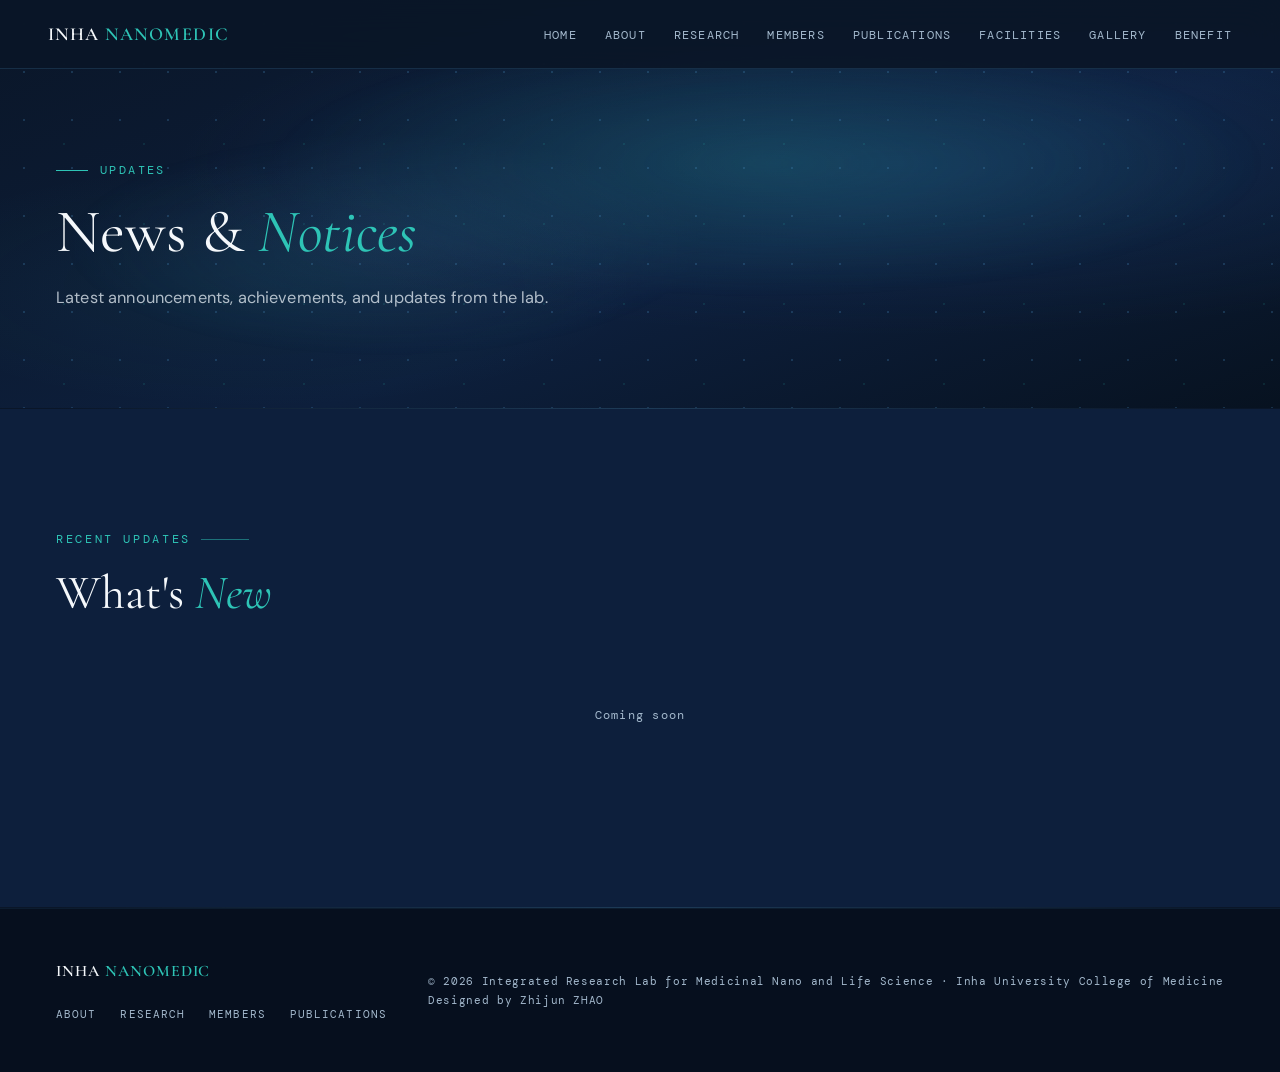
<file: news-notice.html>
<!DOCTYPE html>
<html lang="en">
<head>
  <meta charset="UTF-8">
  <link rel="icon" type="image/svg+xml" href="favicon.svg">
  <meta name="viewport" content="width=device-width, initial-scale=1.0">
  <title>News &amp; Notices — INHA NANOMEDIC</title>
  <meta name="description" content="Latest announcements, publications, and updates from the Inha Nanomedicine Lab.">
  <link rel="preconnect" href="https://fonts.googleapis.com">
  <link rel="preconnect" href="https://fonts.gstatic.com" crossorigin>
  <link href="https://fonts.googleapis.com/css2?family=Cormorant+Garamond:ital,wght@0,300;0,400;0,600;1,300;1,400;1,600&family=DM+Mono:wght@400;500&family=DM+Sans:wght@300;400;500&display=swap" rel="stylesheet">
  <link rel="stylesheet" href="css/style.css">
</head>
<body>

  <!-- ═══ NAVIGATION ═══ -->
  <nav>
    <a class="nav-logo" href="index.html">INHA <span>NANOMEDIC</span></a>
    <button class="nav-toggle" aria-label="Menu"><span></span><span></span><span></span></button>
    <ul class="nav-links">
      <li><a href="index.html">Home</a></li>
      <li><a href="about.html">About</a></li>
      <li><a href="research.html">Research</a></li>
      <li><a href="member.html">Members</a></li>
      <li><a href="publication-patent.html">Publications</a></li>
      <li><a href="lab-facilities.html">Facilities</a></li>
      <li><a href="lab-activities.html">Gallery</a></li>
      <li><a href="benefit.html">Benefit</a></li>
      <!-- <li><a href="news-notice.html" class="active">News</a></li> -->
    </ul>
  </nav>

  <!-- ═══ PAGE HERO ═══ -->
  <header class="page-hero">
    <div class="page-hero-bg"></div>
    <div class="page-hero-dots"></div>
    <div class="page-hero-content fade-in">
      <div class="hero-tag">Updates</div>
      <h1>News &amp; <em>Notices</em></h1>
      <p>Latest announcements, achievements, and updates from the lab.</p>
    </div>
  </header>

  <div class="divider"></div>

  <!-- ═══ NEWS SECTION ═══ -->
  <section style="background: var(--deep);">
    <div class="section-label fade-in">Recent Updates</div>
    <h2 class="section-title fade-in">What's <em>New</em></h2>

    <!-- TODO: Add actual news items -->

    <div style="padding: 60px 0; text-align: center;">
      <div style="font-family: 'DM Mono', monospace; font-size: 0.78rem; color: var(--muted); letter-spacing: 0.1em;">Coming soon</div>
    </div>
  </section>

  <div class="divider"></div>

  <!-- ═══ FOOTER ═══ -->
  <footer>
    <div class="footer-inner">
      <div>
        <div class="footer-logo">INHA <span>NANOMEDIC</span></div>
        <div class="footer-links">
          <a href="about.html">About</a>
          <a href="research.html">Research</a>
          <a href="member.html">Members</a>
          <a href="publication-patent.html">Publications</a>
        </div>
      </div>
      <div class="footer-copy">&copy; 2026 Integrated Research Lab for Medicinal Nano and Life Science &middot; Inha University College of Medicine<br>Designed by Zhijun ZHAO</div>
    </div>
  </footer>

  <script src="js/main.js"></script>
</body>
</html>
</file>
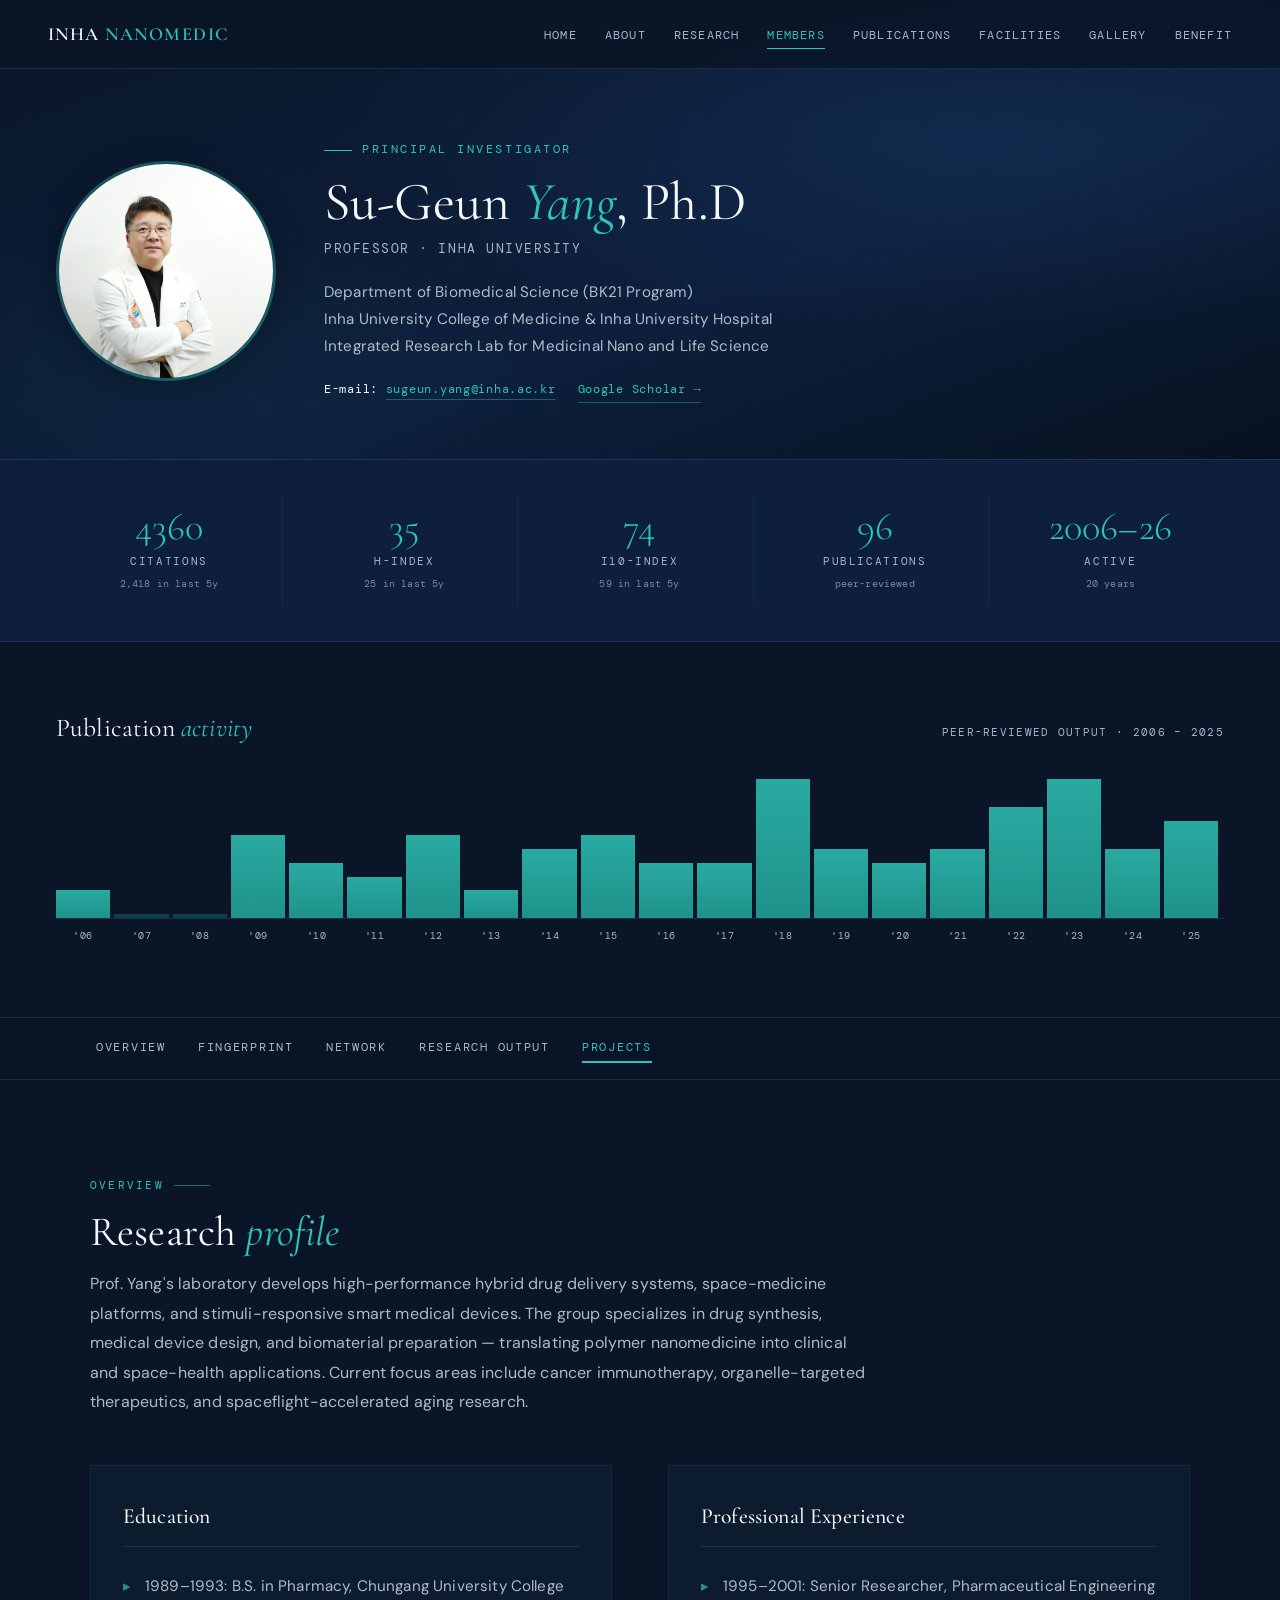
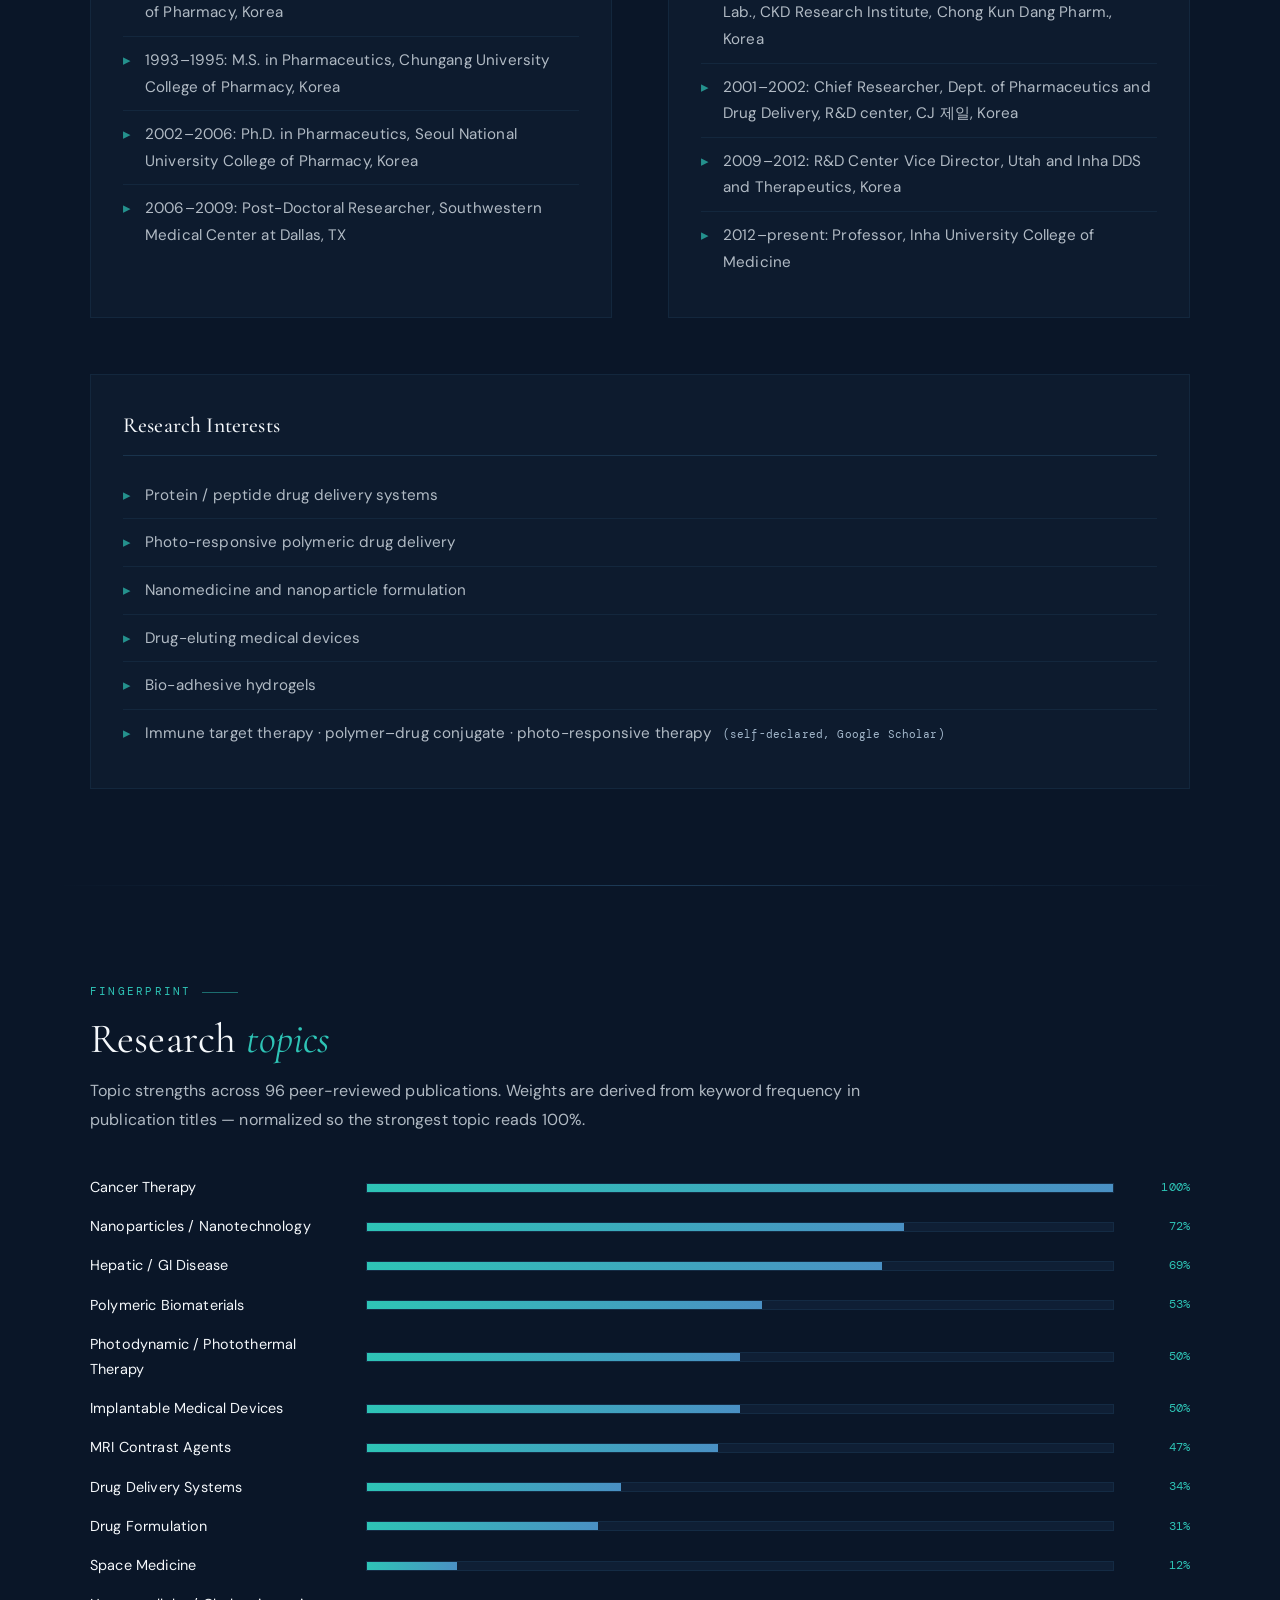
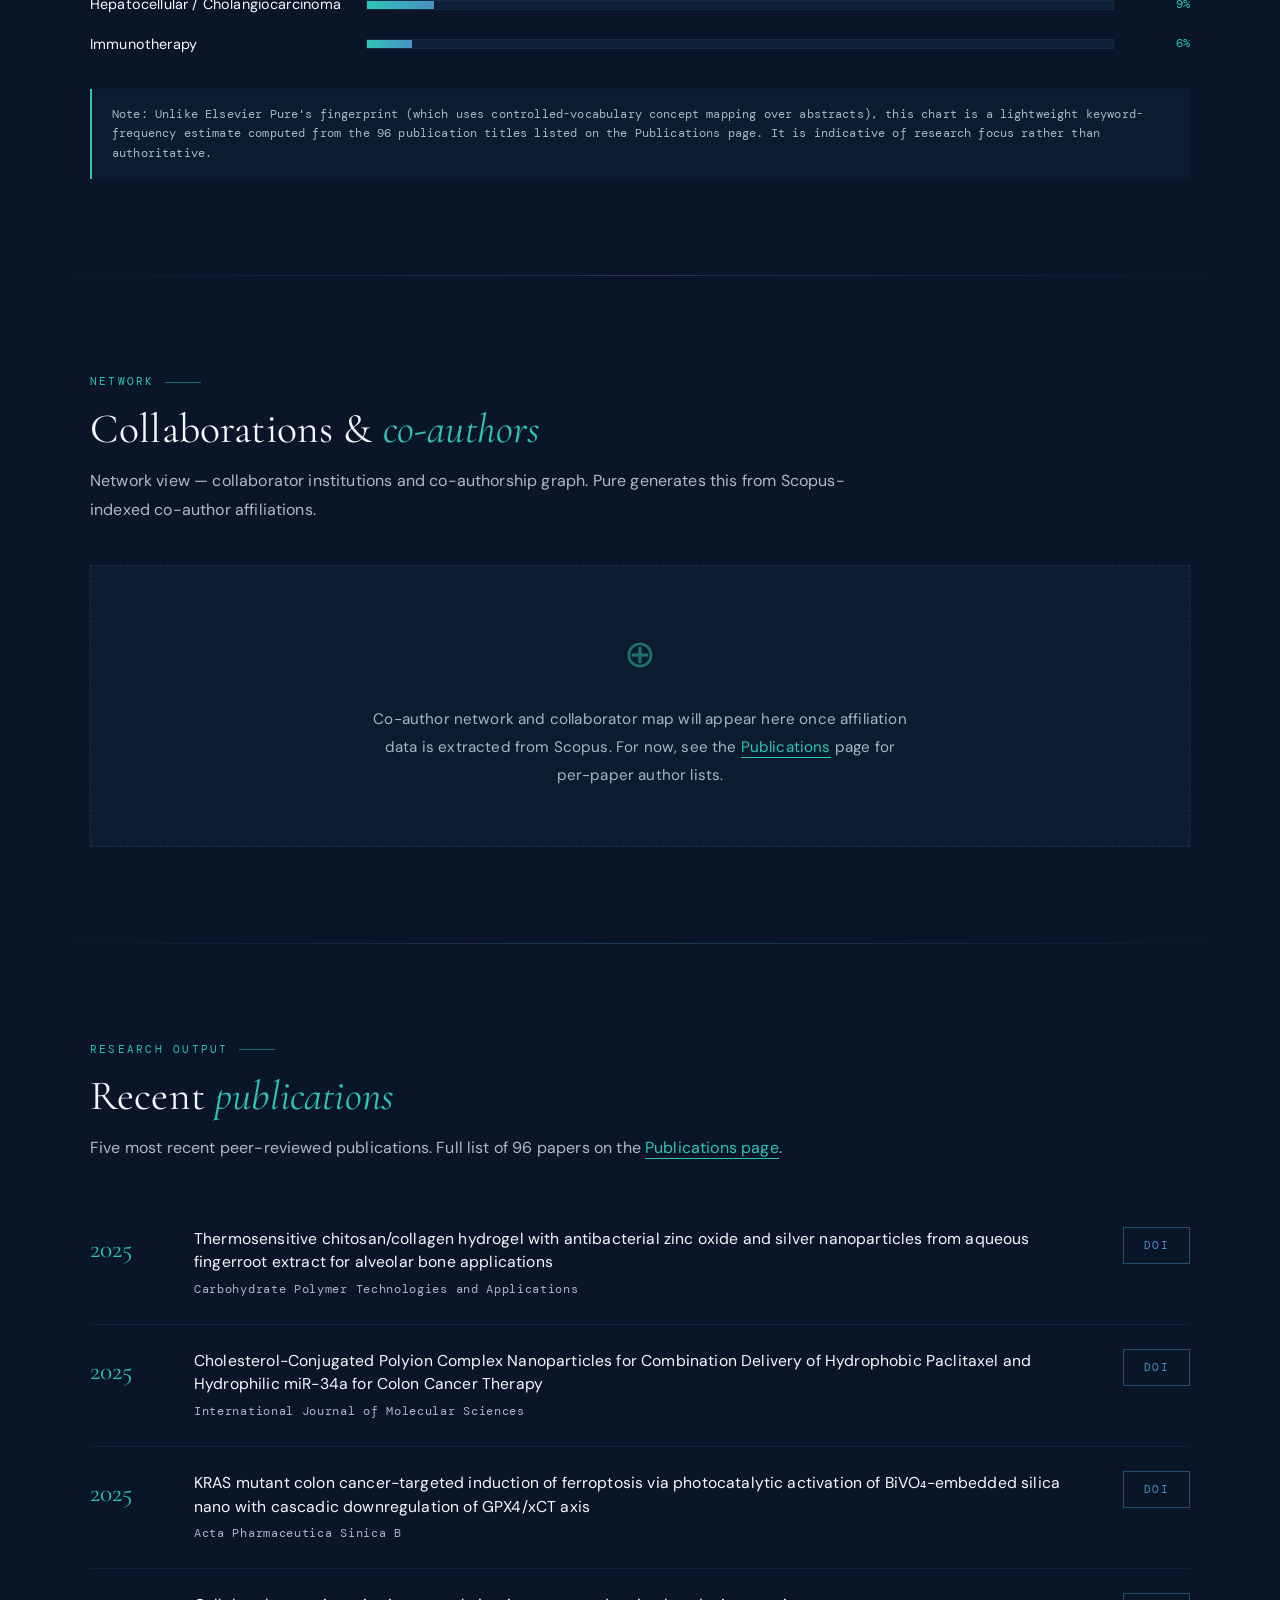
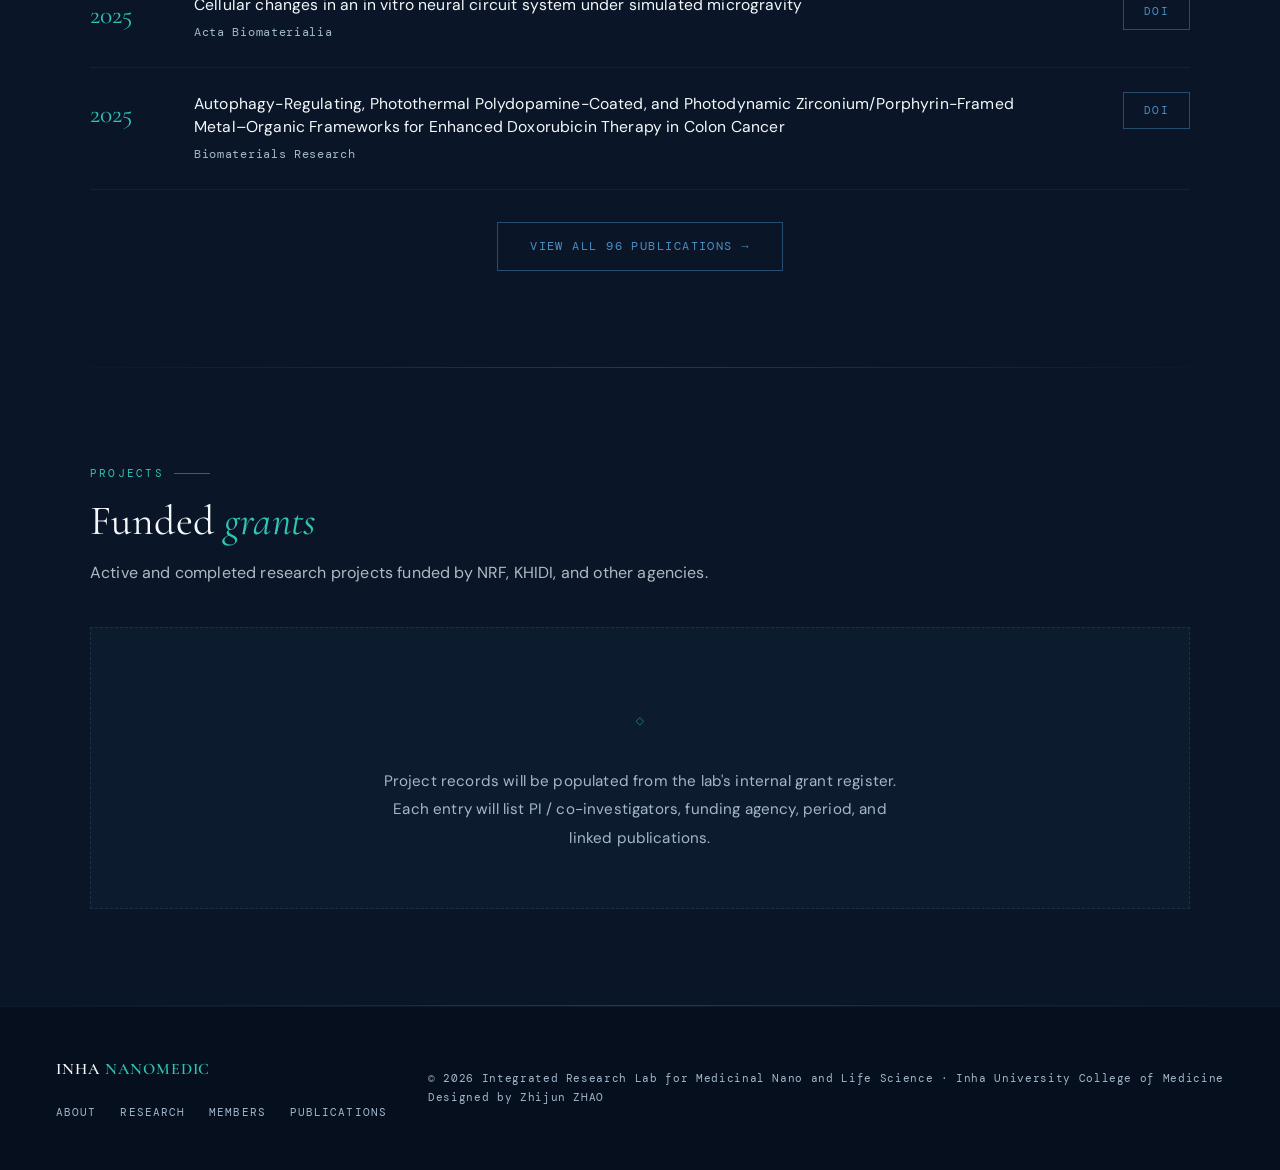
<file: person-yang.html>
<!DOCTYPE html>
<html lang="en">
<head>
  <meta charset="UTF-8">
  <link rel="icon" type="image/svg+xml" href="favicon.svg">
  <meta name="viewport" content="width=device-width, initial-scale=1.0">
  <meta name="description" content="Prof. Su-Geun Yang — Principal Investigator, Integrated Research Lab for Medicinal Nano and Life Science, Inha University College of Medicine.">
  <title>Prof. Su-Geun Yang — INHA NANOMEDIC</title>
  <link rel="preconnect" href="https://fonts.googleapis.com">
  <link rel="preconnect" href="https://fonts.gstatic.com" crossorigin>
  <link href="https://fonts.googleapis.com/css2?family=Cormorant+Garamond:ital,wght@0,300;0,400;0,600;1,300;1,400;1,600&family=DM+Mono:wght@400;500&family=DM+Sans:wght@300;400;500&display=swap" rel="stylesheet">
  <link rel="stylesheet" href="css/style.css">

  <!-- Person-profile specific styles (Pure-inspired) -->
  <style>
    /* ── PERSON HERO ── */
    .person-hero {
      padding: 140px 56px 56px;
      background:
        radial-gradient(ellipse 70% 60% at 75% 30%, rgba(26,58,107,0.4) 0%, transparent 70%),
        radial-gradient(ellipse 45% 50% at 15% 80%, rgba(46,196,182,0.05) 0%, transparent 60%),
        linear-gradient(160deg, #0a1628 0%, #0d1f3c 60%, #071220 100%);
      position: relative;
      overflow: hidden;
    }
    .person-hero::before {
      content: '';
      position: absolute; inset: 0; z-index: 0;
      background-image:
        radial-gradient(circle, rgba(74,144,196,0.18) 1px, transparent 1px);
      background-size: 48px 48px;
      background-position: 0 0;
      opacity: 0.6;
    }
    .person-hero-inner {
      max-width: 1200px; margin: 0 auto; position: relative; z-index: 1;
      display: grid;
      grid-template-columns: 220px 1fr;
      gap: 48px;
      align-items: center;
    }
    .person-hero-photo {
      width: 220px; height: 220px; border-radius: 50%;
      object-fit: cover;
      border: 3px solid rgba(46,196,182,0.35);
      box-shadow: 0 8px 32px rgba(0,0,0,0.3);
    }
    .person-hero-tag {
      font-family: 'DM Mono', monospace;
      font-size: 0.72rem; letter-spacing: 0.22em; text-transform: uppercase;
      color: var(--teal); margin-bottom: 12px;
      display: flex; align-items: center; gap: 10px;
    }
    .person-hero-tag::before {
      content: ''; display: block; width: 28px; height: 1px; background: var(--teal);
    }
    .person-hero-name {
      font-family: 'Cormorant Garamond', serif;
      font-size: clamp(2.2rem, 4.2vw, 3.4rem);
      font-weight: 400; line-height: 1.12;
      margin-bottom: 6px;
    }
    .person-hero-name em { font-style: italic; color: var(--teal); }
    .person-hero-role {
      font-family: 'DM Mono', monospace; font-size: 0.8rem;
      letter-spacing: 0.12em; text-transform: uppercase;
      color: var(--muted); margin-bottom: 18px;
    }
    .person-hero-affil {
      font-size: 0.95rem; line-height: 1.8;
      color: var(--text-secondary); max-width: 540px;
    }
    .person-hero-contact {
      margin-top: 18px;
      display: flex; flex-wrap: wrap; gap: 10px 22px;
      font-family: 'DM Mono', monospace;
      font-size: 0.75rem; letter-spacing: 0.06em;
    }
    .person-hero-contact a {
      color: var(--teal);
      border-bottom: 1px solid rgba(46,196,182,0.4);
      padding-bottom: 2px;
      transition: border-color 0.2s, color 0.2s;
    }
    .person-hero-contact a:hover { color: var(--white); border-color: var(--white); }
    @media (max-width: 720px) {
      .person-hero-inner { grid-template-columns: 1fr; text-align: center; }
      .person-hero-photo { margin: 0 auto; width: 180px; height: 180px; }
      .person-hero-contact { justify-content: center; }
      .person-hero-tag { justify-content: center; }
      .person-hero-affil { margin: 0 auto; }
    }

    /* ── METRICS STRIP ── */
    .metrics-strip {
      background: var(--deep);
      border-top: 1px solid var(--border);
      border-bottom: 1px solid var(--border);
      padding: 36px 56px;
    }
    .metrics-inner {
      max-width: 1200px; margin: 0 auto;
      display: grid;
      grid-template-columns: repeat(5, 1fr);
      gap: 8px;
    }
    .metric-cell {
      text-align: center;
      padding: 12px 16px;
      border-right: 1px solid var(--border-light);
    }
    .metric-cell:last-child { border-right: none; }
    .metric-value {
      font-family: 'Cormorant Garamond', serif;
      font-size: 2.4rem; font-weight: 300; color: var(--teal);
      line-height: 1; margin-bottom: 6px;
    }
    .metric-value.empty {
      color: var(--muted); opacity: 0.4; font-size: 1.8rem;
    }
    .metric-label {
      font-family: 'DM Mono', monospace; font-size: 0.68rem;
      letter-spacing: 0.15em; text-transform: uppercase;
      color: var(--muted);
    }
    .metric-sub {
      font-family: 'DM Mono', monospace; font-size: 0.65rem;
      color: var(--muted); opacity: 0.7; margin-top: 4px;
    }
    @media (max-width: 720px) {
      .metrics-inner { grid-template-columns: repeat(2, 1fr); }
      .metric-cell { border-right: none; border-bottom: 1px solid var(--border-light); padding: 20px 12px; }
    }

    /* ── ACTIVITY TIMELINE ── */
    .timeline-section {
      padding: 64px 56px;
      background: var(--navy);
    }
    .timeline-inner { max-width: 1200px; margin: 0 auto; }
    .timeline-heading {
      display: flex; justify-content: space-between; align-items: baseline;
      margin-bottom: 28px; flex-wrap: wrap; gap: 12px;
    }
    .timeline-heading h3 {
      font-family: 'Cormorant Garamond', serif;
      font-size: 1.6rem; font-weight: 400; color: var(--white);
    }
    .timeline-heading h3 em { font-style: italic; color: var(--teal); }
    .timeline-heading .note {
      font-family: 'DM Mono', monospace; font-size: 0.68rem;
      letter-spacing: 0.12em; color: var(--muted); text-transform: uppercase;
    }
    .timeline-chart { width: 100%; overflow-x: auto; padding-bottom: 8px; }
    .timeline-bars {
      display: flex; align-items: flex-end;
      gap: 4px; height: 140px;
      border-bottom: 1px solid var(--border);
      padding: 0 6px 0 0;
      min-width: 640px;
    }
    .timeline-bar {
      flex: 1 1 0; min-width: 18px;
      background: linear-gradient(180deg, var(--teal) 0%, var(--teal-dark) 100%);
      opacity: 0.85;
      position: relative;
      transition: opacity 0.2s, transform 0.2s;
      cursor: default;
    }
    .timeline-bar:hover { opacity: 1; transform: translateY(-3px); }
    .timeline-bar::before {
      content: attr(data-count);
      position: absolute; top: -18px; left: 50%; transform: translateX(-50%);
      font-family: 'DM Mono', monospace; font-size: 0.65rem;
      color: var(--teal); opacity: 0;
      transition: opacity 0.2s;
      white-space: nowrap;
    }
    .timeline-bar:hover::before { opacity: 1; }
    .timeline-years {
      display: flex; gap: 4px;
      margin-top: 8px; padding: 0 6px 0 0;
      min-width: 640px;
      font-family: 'DM Mono', monospace; font-size: 0.62rem;
      color: var(--muted); letter-spacing: 0.05em;
    }
    .timeline-year {
      flex: 1 1 0; min-width: 18px; text-align: center;
    }

    /* ── TABS (scrollspy) ── */
    .person-tabs {
      position: sticky; top: var(--nav-height); z-index: 50;
      background: rgba(10,22,40,0.96);
      backdrop-filter: blur(12px);
      -webkit-backdrop-filter: blur(12px);
      border-bottom: 1px solid var(--border);
      border-top: 1px solid var(--border);
    }
    .person-tabs-inner {
      max-width: 1200px; margin: 0 auto;
      display: flex; gap: 32px;
      padding: 16px 56px;
      overflow-x: auto;
      scrollbar-width: none;
    }
    .person-tabs-inner::-webkit-scrollbar { display: none; }
    .person-tab {
      font-family: 'DM Mono', monospace;
      font-size: 0.72rem; letter-spacing: 0.15em; text-transform: uppercase;
      color: var(--muted); cursor: pointer;
      padding: 6px 0; white-space: nowrap;
      border: none; background: none;
      border-bottom: 2px solid transparent;
      transition: color 0.2s, border-color 0.2s;
    }
    .person-tab:hover { color: var(--white); }
    .person-tab.active { color: var(--teal); border-bottom-color: var(--teal); }

    /* ── PROFILE SECTIONS ── */
    .profile-section {
      padding: 96px 56px;
      scroll-margin-top: calc(var(--nav-height) + 60px);
    }
    .profile-section-inner { max-width: 1100px; margin: 0 auto; }
    .profile-section h2 {
      font-family: 'Cormorant Garamond', serif;
      font-size: clamp(1.8rem, 3.5vw, 2.6rem);
      font-weight: 400; line-height: 1.15;
      margin-bottom: 12px;
    }
    .profile-section h2 em { font-style: italic; color: var(--teal); }
    .profile-section .section-sub {
      font-family: 'DM Mono', monospace;
      font-size: 0.7rem; letter-spacing: 0.2em; text-transform: uppercase;
      color: var(--teal); margin-bottom: 14px;
      display: flex; align-items: center; gap: 10px;
    }
    .profile-section .section-sub::after {
      content: ''; flex: 0 0 36px; height: 1px; background: var(--teal); opacity: 0.5;
    }
    .profile-section p { color: var(--text-secondary); line-height: 1.85; margin-bottom: 14px; }
    .profile-section ul { list-style: none; padding: 0; }
    .profile-section ul li {
      padding: 10px 0 10px 22px;
      border-bottom: 1px solid var(--border-light);
      color: var(--text-secondary);
      font-size: 0.95rem;
      position: relative;
    }
    .profile-section ul li::before {
      content: '▸';
      position: absolute; left: 0; top: 10px;
      color: var(--teal); opacity: 0.7;
    }
    .profile-section ul li:last-child { border-bottom: none; }

    /* Overview grid */
    .overview-grid {
      display: grid;
      grid-template-columns: 1fr 1fr;
      gap: 56px;
      margin-top: 48px;
    }
    @media (max-width: 860px) { .overview-grid { grid-template-columns: 1fr; gap: 40px; } }

    .overview-block {
      background: var(--card-bg);
      border: 1px solid var(--border-light);
      padding: 32px 32px;
    }
    .overview-block h3 {
      font-family: 'Cormorant Garamond', serif;
      font-size: 1.35rem; font-weight: 500; color: var(--white);
      margin-bottom: 16px; padding-bottom: 10px;
      border-bottom: 1px solid var(--border);
    }

    /* ── FINGERPRINT ── */
    .fingerprint-grid {
      display: grid;
      grid-template-columns: 1fr;
      gap: 14px;
      margin-top: 40px;
    }
    .fp-row {
      display: grid;
      grid-template-columns: 260px 1fr 60px;
      align-items: center;
      gap: 16px;
    }
    .fp-label {
      font-size: 0.9rem; color: var(--white);
      font-weight: 400;
    }
    .fp-bar-track {
      height: 10px;
      background: rgba(74,144,196,0.08);
      border: 1px solid var(--border-light);
      position: relative;
      overflow: hidden;
    }
    .fp-bar-fill {
      height: 100%;
      background: linear-gradient(90deg, var(--teal) 0%, var(--accent) 100%);
      transition: width 1.2s cubic-bezier(0.2, 0.7, 0.2, 1);
      width: 0;
    }
    .fp-pct {
      font-family: 'DM Mono', monospace;
      font-size: 0.78rem; color: var(--teal);
      text-align: right;
    }
    @media (max-width: 720px) {
      .fp-row { grid-template-columns: 1fr; gap: 4px; }
      .fp-pct { text-align: left; }
    }
    .fp-note {
      margin-top: 32px;
      padding: 16px 20px;
      background: rgba(74,144,196,0.04);
      border-left: 2px solid var(--teal);
      font-family: 'DM Mono', monospace;
      font-size: 0.72rem; color: var(--muted);
      line-height: 1.7;
    }

    /* ── RESEARCH OUTPUT LIST ── */
    .output-list { margin-top: 40px; }
    .output-row {
      display: grid;
      grid-template-columns: 80px 1fr 100px;
      gap: 24px;
      padding: 24px 0;
      border-bottom: 1px solid var(--border-light);
      align-items: start;
    }
    .output-year {
      font-family: 'Cormorant Garamond', serif;
      font-size: 1.6rem; color: var(--teal); font-weight: 400;
    }
    .output-title {
      font-size: 0.98rem; color: var(--white);
      line-height: 1.5; margin-bottom: 6px;
    }
    .output-journal {
      font-family: 'DM Mono', monospace;
      font-size: 0.72rem; color: var(--muted);
      letter-spacing: 0.06em;
    }
    .output-link {
      text-align: right;
    }
    @media (max-width: 720px) {
      .output-row { grid-template-columns: 1fr; gap: 8px; }
      .output-link { text-align: left; }
    }
    .output-footer {
      margin-top: 32px; text-align: center;
    }

    /* ── PLACEHOLDER BLOCK ── */
    .placeholder-block {
      margin-top: 40px;
      padding: 56px 40px;
      background: rgba(74,144,196,0.04);
      border: 1px dashed var(--border);
      text-align: center;
    }
    .placeholder-block p {
      color: var(--muted); font-size: 0.95rem;
      max-width: 540px; margin: 0 auto;
    }
    .placeholder-block .placeholder-icon {
      font-family: 'Cormorant Garamond', serif;
      font-size: 2.4rem; color: var(--teal); opacity: 0.5;
      margin-bottom: 16px;
    }
  </style>
</head>
<body>

  <!-- ═══ NAVIGATION ═══ -->
  <nav>
    <a class="nav-logo" href="index.html">INHA <span>NANOMEDIC</span></a>
    <button class="nav-toggle" aria-label="Menu"><span></span><span></span><span></span></button>
    <ul class="nav-links">
      <li><a href="index.html">Home</a></li>
      <li><a href="about.html">About</a></li>
      <li><a href="research.html">Research</a></li>
      <li><a href="member.html" class="active">Members</a></li>
      <li><a href="publication-patent.html">Publications</a></li>
      <li><a href="lab-facilities.html">Facilities</a></li>
      <li><a href="lab-activities.html">Gallery</a></li>
      <li><a href="benefit.html">Benefit</a></li>
    </ul>
  </nav>

  <!-- ═══ PERSON HERO ═══ -->
  <header class="person-hero">
    <div class="person-hero-inner fade-in">
      <img class="person-hero-photo" src="assets/images/members/prof-yang-hires.png" alt="Prof. Su-Geun Yang">
      <div>
        <div class="person-hero-tag">Principal Investigator</div>
        <h1 class="person-hero-name">Su-Geun <em>Yang</em>, Ph.D</h1>
        <div class="person-hero-role">Professor &middot; Inha University</div>
        <div class="person-hero-affil">
          Department of Biomedical Science (BK21 Program)<br>
          Inha University College of Medicine &amp; Inha University Hospital<br>
          Integrated Research Lab for Medicinal Nano and Life Science
        </div>
        <div class="person-hero-contact">
          <span>E-mail: <a href="mailto:sugeun.yang@inha.ac.kr">sugeun.yang@inha.ac.kr</a></span>
          <a href="https://scholar.google.com/citations?user=X1B7JX8AAAAJ&hl=en" target="_blank" rel="noopener noreferrer">Google Scholar →</a>
        </div>
      </div>
    </div>
  </header>

  <!-- ═══ METRICS STRIP ═══ -->
  <section class="metrics-strip" style="padding: 36px 56px;">
    <div class="metrics-inner">
      <div class="metric-cell">
        <div class="metric-value stat-number" data-count="4360">4,360</div>
        <div class="metric-label">Citations</div>
        <div class="metric-sub">2,418 in last 5y</div>
      </div>
      <div class="metric-cell">
        <div class="metric-value stat-number" data-count="35">35</div>
        <div class="metric-label">h-index</div>
        <div class="metric-sub">25 in last 5y</div>
      </div>
      <div class="metric-cell">
        <div class="metric-value stat-number" data-count="74">74</div>
        <div class="metric-label">i10-index</div>
        <div class="metric-sub">59 in last 5y</div>
      </div>
      <div class="metric-cell">
        <div class="metric-value stat-number" data-count="96">96</div>
        <div class="metric-label">Publications</div>
        <div class="metric-sub">peer-reviewed</div>
      </div>
      <div class="metric-cell">
        <div class="metric-value">2006–26</div>
        <div class="metric-label">Active</div>
        <div class="metric-sub">20 years</div>
      </div>
    </div>
  </section>

  <!-- ═══ ACTIVITY TIMELINE ═══ -->
  <section class="timeline-section">
    <div class="timeline-inner fade-in">
      <div class="timeline-heading">
        <h3>Publication <em>activity</em></h3>
        <span class="note">Peer-reviewed output · 2006 – 2025</span>
      </div>
      <div class="timeline-chart">
        <!-- Bar heights are proportional to max=10 pubs/year (2018, 2023) -->
        <div class="timeline-bars" id="timeline-bars">
          <div class="timeline-bar" style="height: 20%" data-count="2 · 2006" data-year="2006"></div>
          <div class="timeline-bar" style="height: 3%; opacity: 0.25;" data-count="0 · 2007"></div>
          <div class="timeline-bar" style="height: 3%; opacity: 0.25;" data-count="0 · 2008"></div>
          <div class="timeline-bar" style="height: 60%" data-count="6 · 2009"></div>
          <div class="timeline-bar" style="height: 40%" data-count="4 · 2010"></div>
          <div class="timeline-bar" style="height: 30%" data-count="3 · 2011"></div>
          <div class="timeline-bar" style="height: 60%" data-count="6 · 2012"></div>
          <div class="timeline-bar" style="height: 20%" data-count="2 · 2013"></div>
          <div class="timeline-bar" style="height: 50%" data-count="5 · 2014"></div>
          <div class="timeline-bar" style="height: 60%" data-count="6 · 2015"></div>
          <div class="timeline-bar" style="height: 40%" data-count="4 · 2016"></div>
          <div class="timeline-bar" style="height: 40%" data-count="4 · 2017"></div>
          <div class="timeline-bar" style="height: 100%" data-count="10 · 2018"></div>
          <div class="timeline-bar" style="height: 50%" data-count="5 · 2019"></div>
          <div class="timeline-bar" style="height: 40%" data-count="4 · 2020"></div>
          <div class="timeline-bar" style="height: 50%" data-count="5 · 2021"></div>
          <div class="timeline-bar" style="height: 80%" data-count="8 · 2022"></div>
          <div class="timeline-bar" style="height: 100%" data-count="10 · 2023"></div>
          <div class="timeline-bar" style="height: 50%" data-count="5 · 2024"></div>
          <div class="timeline-bar" style="height: 70%" data-count="7 · 2025"></div>
        </div>
        <div class="timeline-years">
          <div class="timeline-year">'06</div>
          <div class="timeline-year">'07</div>
          <div class="timeline-year">'08</div>
          <div class="timeline-year">'09</div>
          <div class="timeline-year">'10</div>
          <div class="timeline-year">'11</div>
          <div class="timeline-year">'12</div>
          <div class="timeline-year">'13</div>
          <div class="timeline-year">'14</div>
          <div class="timeline-year">'15</div>
          <div class="timeline-year">'16</div>
          <div class="timeline-year">'17</div>
          <div class="timeline-year">'18</div>
          <div class="timeline-year">'19</div>
          <div class="timeline-year">'20</div>
          <div class="timeline-year">'21</div>
          <div class="timeline-year">'22</div>
          <div class="timeline-year">'23</div>
          <div class="timeline-year">'24</div>
          <div class="timeline-year">'25</div>
        </div>
      </div>
    </div>
  </section>

  <!-- ═══ TAB NAVIGATION (sticky scrollspy) ═══ -->
  <div class="person-tabs">
    <div class="person-tabs-inner">
      <button class="person-tab active" data-target="overview">Overview</button>
      <button class="person-tab" data-target="fingerprint">Fingerprint</button>
      <button class="person-tab" data-target="network">Network</button>
      <button class="person-tab" data-target="research-output">Research output</button>
      <button class="person-tab" data-target="projects">Projects</button>
    </div>
  </div>

  <!-- ═══ OVERVIEW ═══ -->
  <section class="profile-section" id="overview" style="background: var(--navy);">
    <div class="profile-section-inner fade-in">
      <div class="section-sub">Overview</div>
      <h2>Research <em>profile</em></h2>
      <p style="max-width: 780px;">
        Prof. Yang's laboratory develops high-performance hybrid drug delivery systems, space-medicine platforms, and stimuli-responsive smart medical devices. The group specializes in drug synthesis, medical device design, and biomaterial preparation &mdash; translating polymer nanomedicine into clinical and space-health applications. Current focus areas include cancer immunotherapy, organelle-targeted therapeutics, and spaceflight-accelerated aging research.
      </p>

      <div class="overview-grid">
        <div class="overview-block">
          <h3>Education</h3>
          <ul>
            <li>1989&ndash;1993: B.S. in Pharmacy, Chungang University College of Pharmacy, Korea</li>
            <li>1993&ndash;1995: M.S. in Pharmaceutics, Chungang University College of Pharmacy, Korea</li>
            <li>2002&ndash;2006: Ph.D. in Pharmaceutics, Seoul National University College of Pharmacy, Korea</li>
            <li>2006&ndash;2009: Post-Doctoral Researcher, Southwestern Medical Center at Dallas, TX</li>
          </ul>
        </div>
        <div class="overview-block">
          <h3>Professional Experience</h3>
          <ul>
            <li>1995&ndash;2001: Senior Researcher, Pharmaceutical Engineering Lab., CKD Research Institute, Chong Kun Dang Pharm., Korea</li>
            <li>2001&ndash;2002: Chief Researcher, Dept. of Pharmaceutics and Drug Delivery, R&amp;D center, CJ 제일, Korea</li>
            <li>2009&ndash;2012: R&amp;D Center Vice Director, Utah and Inha DDS and Therapeutics, Korea</li>
            <li>2012&ndash;present: Professor, Inha University College of Medicine</li>
          </ul>
        </div>
        <div class="overview-block" style="grid-column: 1 / -1;">
          <h3>Research Interests</h3>
          <ul>
            <li>Protein / peptide drug delivery systems</li>
            <li>Photo-responsive polymeric drug delivery</li>
            <li>Nanomedicine and nanoparticle formulation</li>
            <li>Drug-eluting medical devices</li>
            <li>Bio-adhesive hydrogels</li>
            <li>Immune target therapy &middot; polymer&ndash;drug conjugate &middot; photo-responsive therapy <span style="font-family:'DM Mono',monospace; font-size:0.7rem; color:var(--muted); margin-left: 8px;">(self-declared, Google Scholar)</span></li>
          </ul>
        </div>
      </div>
    </div>
  </section>

  <div class="divider"></div>

  <!-- ═══ FINGERPRINT ═══ -->
  <section class="profile-section" id="fingerprint" style="background: var(--navy);">
    <div class="profile-section-inner fade-in">
      <div class="section-sub">Fingerprint</div>
      <h2>Research <em>topics</em></h2>
      <p style="max-width: 780px;">
        Topic strengths across 96 peer-reviewed publications. Weights are derived from keyword frequency in publication titles &mdash; normalized so the strongest topic reads 100%.
      </p>

      <div class="fingerprint-grid" id="fingerprint-grid">
        <div class="fp-row"><div class="fp-label">Cancer Therapy</div><div class="fp-bar-track"><div class="fp-bar-fill" data-pct="100"></div></div><div class="fp-pct">100%</div></div>
        <div class="fp-row"><div class="fp-label">Nanoparticles / Nanotechnology</div><div class="fp-bar-track"><div class="fp-bar-fill" data-pct="72"></div></div><div class="fp-pct">72%</div></div>
        <div class="fp-row"><div class="fp-label">Hepatic / GI Disease</div><div class="fp-bar-track"><div class="fp-bar-fill" data-pct="69"></div></div><div class="fp-pct">69%</div></div>
        <div class="fp-row"><div class="fp-label">Polymeric Biomaterials</div><div class="fp-bar-track"><div class="fp-bar-fill" data-pct="53"></div></div><div class="fp-pct">53%</div></div>
        <div class="fp-row"><div class="fp-label">Photodynamic / Photothermal Therapy</div><div class="fp-bar-track"><div class="fp-bar-fill" data-pct="50"></div></div><div class="fp-pct">50%</div></div>
        <div class="fp-row"><div class="fp-label">Implantable Medical Devices</div><div class="fp-bar-track"><div class="fp-bar-fill" data-pct="50"></div></div><div class="fp-pct">50%</div></div>
        <div class="fp-row"><div class="fp-label">MRI Contrast Agents</div><div class="fp-bar-track"><div class="fp-bar-fill" data-pct="47"></div></div><div class="fp-pct">47%</div></div>
        <div class="fp-row"><div class="fp-label">Drug Delivery Systems</div><div class="fp-bar-track"><div class="fp-bar-fill" data-pct="34"></div></div><div class="fp-pct">34%</div></div>
        <div class="fp-row"><div class="fp-label">Drug Formulation</div><div class="fp-bar-track"><div class="fp-bar-fill" data-pct="31"></div></div><div class="fp-pct">31%</div></div>
        <div class="fp-row"><div class="fp-label">Space Medicine</div><div class="fp-bar-track"><div class="fp-bar-fill" data-pct="12"></div></div><div class="fp-pct">12%</div></div>
        <div class="fp-row"><div class="fp-label">Hepatocellular / Cholangiocarcinoma</div><div class="fp-bar-track"><div class="fp-bar-fill" data-pct="9"></div></div><div class="fp-pct">9%</div></div>
        <div class="fp-row"><div class="fp-label">Immunotherapy</div><div class="fp-bar-track"><div class="fp-bar-fill" data-pct="6"></div></div><div class="fp-pct">6%</div></div>
      </div>

      <div class="fp-note">
        Note: Unlike Elsevier Pure's fingerprint (which uses controlled-vocabulary concept mapping over abstracts), this chart is a lightweight keyword-frequency estimate computed from the 96 publication titles listed on the Publications page. It is indicative of research focus rather than authoritative.
      </div>
    </div>
  </section>

  <div class="divider"></div>

  <!-- ═══ NETWORK ═══ -->
  <section class="profile-section" id="network" style="background: var(--navy);">
    <div class="profile-section-inner fade-in">
      <div class="section-sub">Network</div>
      <h2>Collaborations &amp; <em>co-authors</em></h2>
      <p style="max-width: 780px;">
        Network view — collaborator institutions and co-authorship graph. Pure generates this from Scopus-indexed co-author affiliations.
      </p>

      <div class="placeholder-block">
        <div class="placeholder-icon">⊕</div>
        <p>Co-author network and collaborator map will appear here once affiliation data is extracted from Scopus. For now, see the <a href="publication-patent.html" style="color: var(--teal); border-bottom: 1px solid var(--teal);">Publications</a> page for per-paper author lists.</p>
      </div>
    </div>
  </section>

  <div class="divider"></div>

  <!-- ═══ RESEARCH OUTPUT ═══ -->
  <section class="profile-section" id="research-output" style="background: var(--navy);">
    <div class="profile-section-inner fade-in">
      <div class="section-sub">Research output</div>
      <h2>Recent <em>publications</em></h2>
      <p style="max-width: 780px;">
        Five most recent peer-reviewed publications. Full list of 96 papers on the
        <a href="publication-patent.html" style="color: var(--teal); border-bottom: 1px solid var(--teal);">Publications page</a>.
      </p>

      <div class="output-list">
        <div class="output-row">
          <div class="output-year">2025</div>
          <div>
            <div class="output-title">Thermosensitive chitosan/collagen hydrogel with antibacterial zinc oxide and silver nanoparticles from aqueous fingerroot extract for alveolar bone applications</div>
            <div class="output-journal">Carbohydrate Polymer Technologies and Applications</div>
          </div>
          <div class="output-link"><a href="https://doi.org/10.1016/j.carpta.2025.101029" target="_blank" rel="noopener noreferrer" class="btn-outline btn-small">DOI</a></div>
        </div>
        <div class="output-row">
          <div class="output-year">2025</div>
          <div>
            <div class="output-title">Cholesterol-Conjugated Polyion Complex Nanoparticles for Combination Delivery of Hydrophobic Paclitaxel and Hydrophilic miR-34a for Colon Cancer Therapy</div>
            <div class="output-journal">International Journal of Molecular Sciences</div>
          </div>
          <div class="output-link"><a href="https://doi.org/10.3390/ijms26167965" target="_blank" rel="noopener noreferrer" class="btn-outline btn-small">DOI</a></div>
        </div>
        <div class="output-row">
          <div class="output-year">2025</div>
          <div>
            <div class="output-title">KRAS mutant colon cancer-targeted induction of ferroptosis via photocatalytic activation of BiVO₄-embedded silica nano with cascadic downregulation of GPX4/xCT axis</div>
            <div class="output-journal">Acta Pharmaceutica Sinica B</div>
          </div>
          <div class="output-link"><a href="https://doi.org/10.1016/j.apsb.2025.06.024" target="_blank" rel="noopener noreferrer" class="btn-outline btn-small">DOI</a></div>
        </div>
        <div class="output-row">
          <div class="output-year">2025</div>
          <div>
            <div class="output-title">Cellular changes in an in vitro neural circuit system under simulated microgravity</div>
            <div class="output-journal">Acta Biomaterialia</div>
          </div>
          <div class="output-link"><a href="https://doi.org/10.1016/j.actbio.2025.08.023" target="_blank" rel="noopener noreferrer" class="btn-outline btn-small">DOI</a></div>
        </div>
        <div class="output-row">
          <div class="output-year">2025</div>
          <div>
            <div class="output-title">Autophagy-Regulating, Photothermal Polydopamine-Coated, and Photodynamic Zirconium/Porphyrin-Framed Metal–Organic Frameworks for Enhanced Doxorubicin Therapy in Colon Cancer</div>
            <div class="output-journal">Biomaterials Research</div>
          </div>
          <div class="output-link"><a href="https://doi.org/10.34133/bmr.0218" target="_blank" rel="noopener noreferrer" class="btn-outline btn-small">DOI</a></div>
        </div>
      </div>

      <div class="output-footer">
        <a href="publication-patent.html" class="btn-outline">View all 96 publications →</a>
      </div>
    </div>
  </section>

  <div class="divider"></div>

  <!-- ═══ PROJECTS ═══ -->
  <section class="profile-section" id="projects" style="background: var(--navy);">
    <div class="profile-section-inner fade-in">
      <div class="section-sub">Projects</div>
      <h2>Funded <em>grants</em></h2>
      <p style="max-width: 780px;">
        Active and completed research projects funded by NRF, KHIDI, and other agencies.
      </p>

      <div class="placeholder-block">
        <div class="placeholder-icon">◇</div>
        <p>Project records will be populated from the lab's internal grant register. Each entry will list PI / co-investigators, funding agency, period, and linked publications.</p>
      </div>
    </div>
  </section>

  <div class="divider"></div>

  <!-- ═══ FOOTER ═══ -->
  <footer>
    <div class="footer-inner">
      <div>
        <div class="footer-logo">INHA <span>NANOMEDIC</span></div>
        <div class="footer-links">
          <a href="about.html">About</a><a href="research.html">Research</a><a href="member.html">Members</a><a href="publication-patent.html">Publications</a>
        </div>
      </div>
      <div class="footer-copy">&copy; 2026 Integrated Research Lab for Medicinal Nano and Life Science &middot; Inha University College of Medicine<br>Designed by Zhijun ZHAO</div>
    </div>
  </footer>

  <script src="js/main.js"></script>
  <script>
    // ── Fingerprint bar animation on scroll
    const fpBars = document.querySelectorAll('.fp-bar-fill');
    if ('IntersectionObserver' in window) {
      const fpObs = new IntersectionObserver((entries) => {
        entries.forEach(entry => {
          if (entry.isIntersecting) {
            entry.target.style.width = entry.target.dataset.pct + '%';
            fpObs.unobserve(entry.target);
          }
        });
      }, { threshold: 0.3 });
      fpBars.forEach(b => fpObs.observe(b));
    } else {
      fpBars.forEach(b => b.style.width = b.dataset.pct + '%');
    }

    // ── Scrollspy for person tabs
    const personTabs = document.querySelectorAll('.person-tab');
    const personSections = Array.from(personTabs).map(t => document.getElementById(t.dataset.target)).filter(Boolean);

    personTabs.forEach(tab => {
      tab.addEventListener('click', () => {
        const target = document.getElementById(tab.dataset.target);
        if (target) target.scrollIntoView({ behavior: 'smooth', block: 'start' });
      });
    });

    if ('IntersectionObserver' in window && personSections.length) {
      const sectionObs = new IntersectionObserver((entries) => {
        entries.forEach(entry => {
          if (entry.isIntersecting) {
            const id = entry.target.id;
            personTabs.forEach(t => t.classList.toggle('active', t.dataset.target === id));
          }
        });
      }, { rootMargin: '-30% 0px -55% 0px', threshold: 0 });
      personSections.forEach(s => sectionObs.observe(s));
    }
  </script>
</body>
</html>
</file>
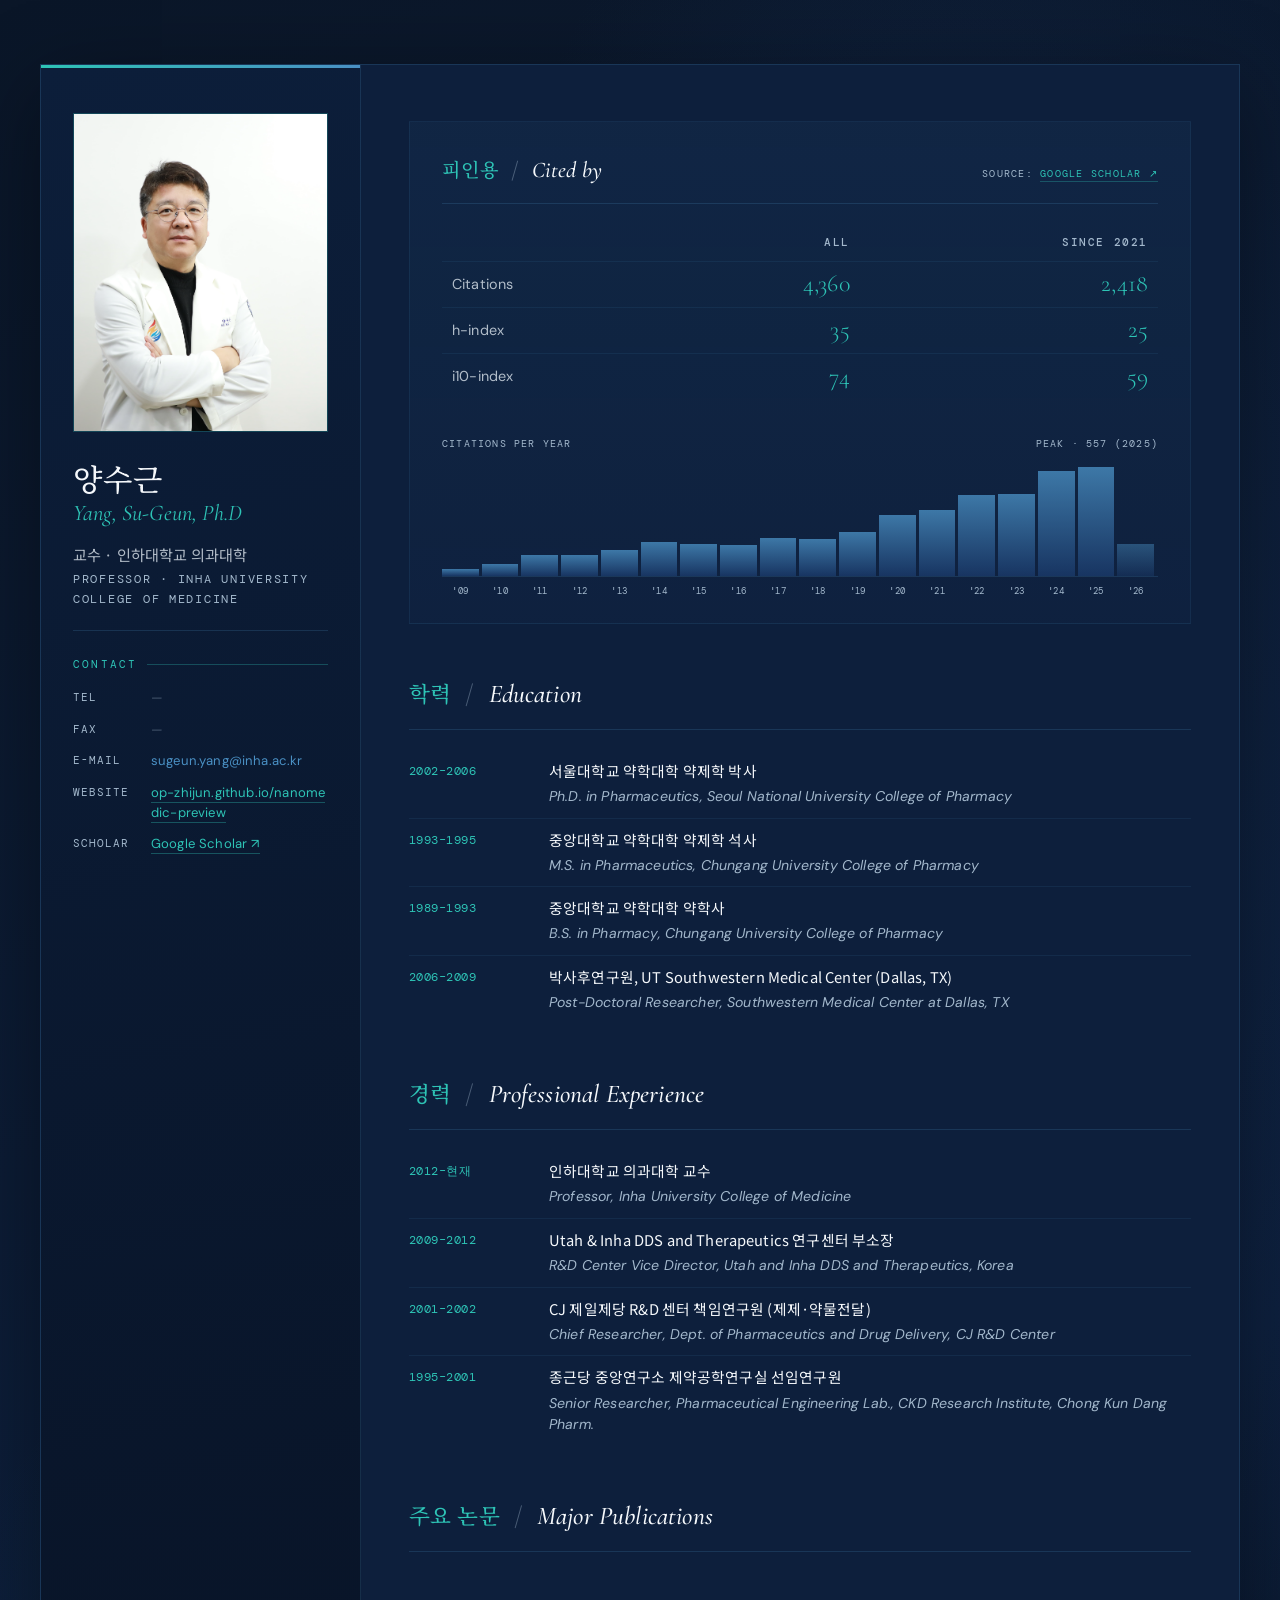
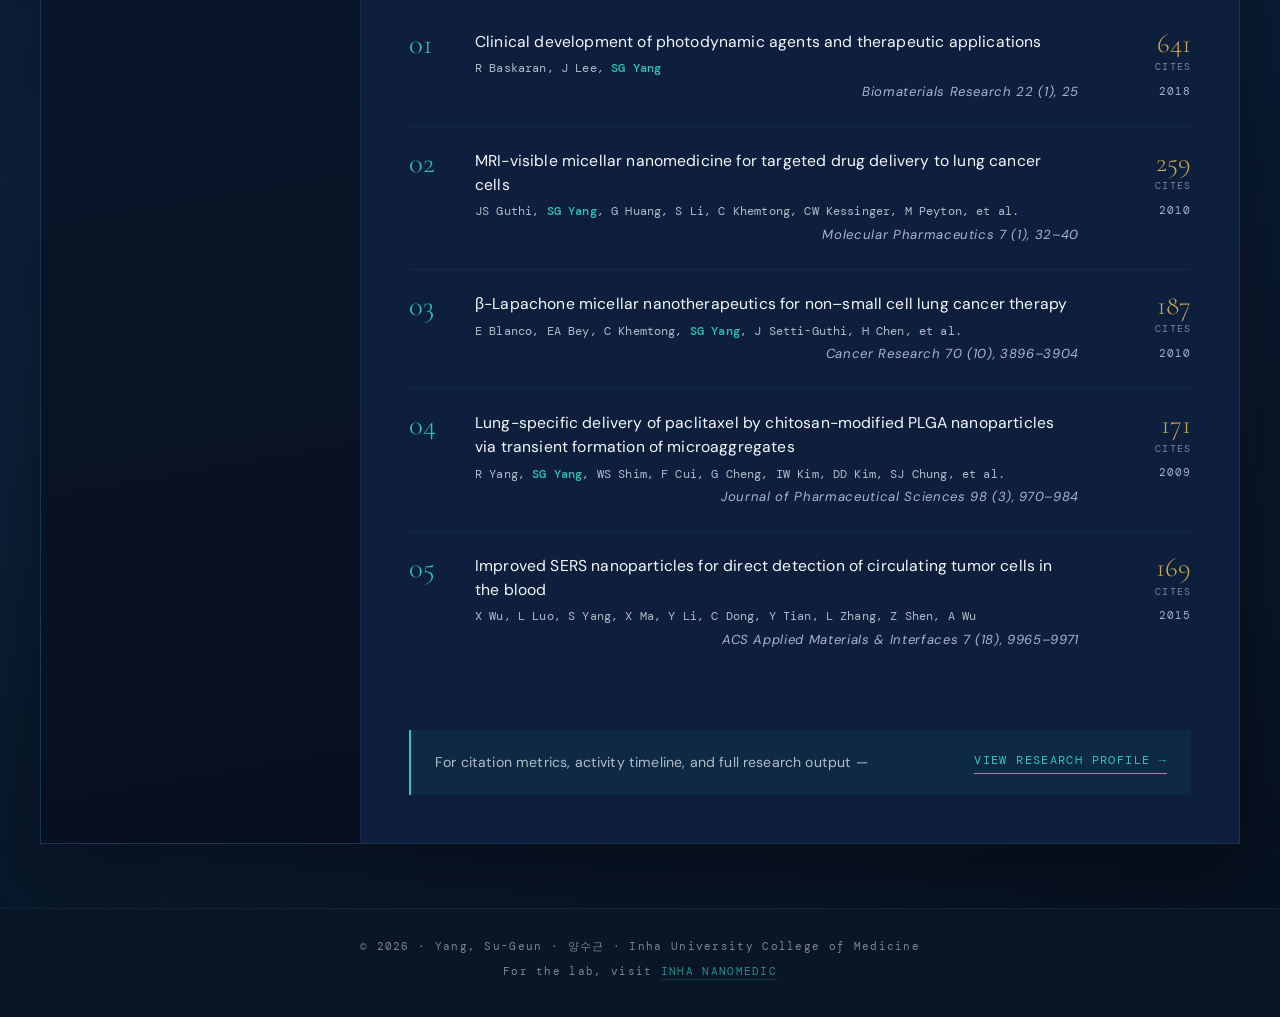
<file: profile-yang.html>
<!DOCTYPE html>
<html lang="en">
<head>
  <meta charset="UTF-8">
  <link rel="icon" type="image/svg+xml" href="favicon.svg">
  <meta name="viewport" content="width=device-width, initial-scale=1.0">
  <meta name="description" content="Prof. Su-Geun Yang — 인하대학교 의과대학 교수. Personal faculty profile with contact, education, and selected publications.">
  <title>Prof. Su-Geun Yang — Personal Profile</title>
  <link rel="preconnect" href="https://fonts.googleapis.com">
  <link rel="preconnect" href="https://fonts.gstatic.com" crossorigin>
  <link href="https://fonts.googleapis.com/css2?family=Cormorant+Garamond:ital,wght@0,300;0,400;0,600;1,300;1,400;1,600&family=DM+Mono:wght@400;500&family=DM+Sans:wght@300;400;500&family=Noto+Serif+KR:wght@300;400;500;700&family=Noto+Sans+KR:wght@300;400;500&display=swap" rel="stylesheet">
  <link rel="stylesheet" href="css/style.css">

  <style>
    /* Reset site-wide fixed padding that assumed a nav */
    body { padding-top: 0; }

    /* ── FACULTY CARD LAYOUT ── */
    .faculty-wrap {
      padding: 64px 40px 64px;
      background:
        radial-gradient(ellipse 60% 60% at 75% 30%, rgba(26,58,107,0.35) 0%, transparent 70%),
        radial-gradient(ellipse 45% 45% at 15% 80%, rgba(46,196,182,0.04) 0%, transparent 60%),
        linear-gradient(160deg, #0a1628 0%, #0d1f3c 60%, #071220 100%);
      min-height: 100vh;
    }
    @media (max-width: 720px) {
      .faculty-wrap { padding: 32px 16px; }
    }

    /* ── SOLO PAGE MINIMAL FOOTER ── */
    .solo-footer {
      padding: 28px 40px 36px;
      text-align: center;
      font-family: 'DM Mono', monospace;
      font-size: 0.68rem; letter-spacing: 0.12em;
      color: var(--muted);
      background: var(--navy);
      border-top: 1px solid var(--border-light);
    }
    .solo-footer .line {
      opacity: 0.7;
    }
    .solo-footer a {
      color: var(--teal);
      border-bottom: 1px solid rgba(46,196,182,0.3);
      padding-bottom: 1px;
    }
    .solo-footer a:hover { color: var(--white); border-color: var(--white); }
    .faculty-card {
      max-width: 1200px; margin: 0 auto;
      display: grid;
      grid-template-columns: 320px 1fr;
      background: var(--deep);
      border: 1px solid var(--border);
      box-shadow: 0 24px 80px rgba(0,0,0,0.4);
      overflow: hidden;
    }
    @media (max-width: 860px) {
      .faculty-card { grid-template-columns: 1fr; }
    }

    /* Left sidebar */
    .faculty-sidebar {
      background: linear-gradient(170deg, #0c1e3a 0%, #071020 100%);
      padding: 48px 32px 40px;
      border-right: 1px solid var(--border);
      position: relative;
    }
    .faculty-sidebar::before {
      content: '';
      position: absolute; top: 0; left: 0; right: 0; height: 3px;
      background: linear-gradient(90deg, var(--teal) 0%, var(--accent) 100%);
    }
    .faculty-photo {
      width: 100%; aspect-ratio: 4 / 5;
      object-fit: cover;
      border: 1px solid rgba(46,196,182,0.25);
      margin-bottom: 28px;
    }
    .faculty-name-ko {
      font-family: 'Noto Serif KR', 'Cormorant Garamond', serif;
      font-size: 1.9rem; font-weight: 500;
      color: var(--white); line-height: 1.2;
      margin-bottom: 4px;
      letter-spacing: 0.04em;
    }
    .faculty-name-ko.placeholder {
      color: var(--muted); opacity: 0.5; font-style: italic;
      font-size: 1rem;
    }
    .faculty-name-en {
      font-family: 'Cormorant Garamond', serif;
      font-size: 1.4rem; font-weight: 400; font-style: italic;
      color: var(--teal); line-height: 1.2;
      margin-bottom: 14px;
    }
    .faculty-title-block {
      padding-bottom: 20px;
      border-bottom: 1px solid var(--border);
      margin-bottom: 24px;
    }
    .faculty-title-ko {
      font-family: 'Noto Sans KR', sans-serif;
      font-size: 0.95rem; color: var(--text-secondary);
      margin-bottom: 2px;
    }
    .faculty-title-en {
      font-family: 'DM Mono', monospace;
      font-size: 0.72rem; letter-spacing: 0.15em; text-transform: uppercase;
      color: var(--muted);
    }

    .contact-label {
      font-family: 'DM Mono', monospace;
      font-size: 0.68rem; letter-spacing: 0.2em; text-transform: uppercase;
      color: var(--teal); margin-bottom: 14px;
      display: flex; align-items: center; gap: 10px;
    }
    .contact-label::after {
      content: ''; flex: 1; height: 1px; background: var(--teal); opacity: 0.3;
    }
    .contact-row {
      display: grid;
      grid-template-columns: 68px 1fr;
      gap: 10px;
      margin-bottom: 12px;
      font-size: 0.82rem;
      line-height: 1.5;
    }
    .contact-row dt {
      font-family: 'DM Mono', monospace;
      font-size: 0.66rem; letter-spacing: 0.1em;
      color: var(--muted);
      padding-top: 2px;
    }
    .contact-row dd {
      color: var(--text-primary);
      word-break: break-all;
    }
    .contact-row dd a { color: var(--accent); }
    .contact-row dd a:hover { color: var(--teal); }
    .contact-row dd.empty { color: var(--muted); opacity: 0.4; font-style: italic; }
    .contact-row dd .website-link {
      color: var(--teal);
      border-bottom: 1px solid rgba(46,196,182,0.35);
      padding-bottom: 1px;
    }
    .contact-row dd .website-link:hover {
      color: var(--white); border-color: var(--white);
    }

    /* Right main */
    .faculty-main {
      padding: 56px 48px 48px;
    }
    .faculty-section {
      margin-bottom: 48px;
    }
    .faculty-section:last-child { margin-bottom: 0; }
    .faculty-section h3 {
      font-family: 'Cormorant Garamond', serif;
      font-size: 1.6rem; font-weight: 500;
      color: var(--white);
      padding-bottom: 12px;
      margin-bottom: 20px;
      border-bottom: 1px solid var(--border);
      display: flex; align-items: baseline; gap: 14px;
    }
    .faculty-section h3 .kr {
      font-family: 'Noto Serif KR', serif;
      font-weight: 500;
      font-size: 1.35rem;
      color: var(--teal);
    }
    .faculty-section h3 .sep {
      color: var(--muted); opacity: 0.4; font-weight: 300;
    }
    .faculty-section h3 .en {
      font-style: italic;
    }

    .cv-list {
      list-style: none; padding: 0;
    }
    .cv-list li {
      display: grid;
      grid-template-columns: 120px 1fr;
      gap: 20px;
      padding: 10px 0;
      border-bottom: 1px solid var(--border-light);
      color: var(--text-secondary);
      font-size: 0.93rem;
      line-height: 1.55;
    }
    .cv-list li:last-child { border-bottom: none; }
    .cv-list .year {
      font-family: 'DM Mono', monospace;
      font-size: 0.78rem;
      color: var(--teal);
      letter-spacing: 0.04em;
      padding-top: 2px;
    }
    .cv-list .content {
      color: var(--text-secondary);
    }
    .cv-list .content .kr {
      font-family: 'Noto Sans KR', sans-serif;
      font-size: 0.92rem; color: var(--white);
    }
    .cv-list .content .en {
      font-family: 'DM Sans', sans-serif;
      font-size: 0.88rem; color: var(--muted);
      margin-top: 2px;
      font-style: italic;
      display: block;
    }

    /* Major publications */
    .pub-list {
      list-style: none; padding: 0;
      counter-reset: pub;
    }
    .pub-item {
      counter-increment: pub;
      display: grid;
      grid-template-columns: 42px 1fr 88px;
      gap: 24px;
      padding: 22px 0;
      border-bottom: 1px solid var(--border-light);
      align-items: start;
    }
    .pub-item:last-child { border-bottom: none; }
    .pub-num {
      font-family: 'Cormorant Garamond', serif;
      font-size: 1.8rem; font-weight: 300;
      color: var(--teal); line-height: 1;
    }
    .pub-num::before {
      content: counter(pub, decimal-leading-zero);
    }
    .pub-body .pub-title {
      font-size: 0.98rem; color: var(--white);
      line-height: 1.5; margin-bottom: 6px;
      font-weight: 400;
    }
    .pub-body .pub-authors {
      font-family: 'DM Mono', monospace;
      font-size: 0.76rem;
      color: var(--text-secondary);
      line-height: 1.55; margin-bottom: 3px;
    }
    .pub-body .pub-authors .self {
      color: var(--teal); font-weight: 500;
    }
    .pub-body .pub-journal {
      font-family: 'DM Sans', sans-serif;
      font-size: 0.82rem;
      color: var(--muted);
      font-style: italic;
    }
    .pub-stats {
      text-align: right;
    }
    .pub-cites {
      font-family: 'Cormorant Garamond', serif;
      font-size: 1.7rem; font-weight: 300;
      color: var(--gold); line-height: 1;
      display: block;
      margin-bottom: 2px;
    }
    .pub-year {
      font-family: 'DM Mono', monospace;
      font-size: 0.7rem;
      color: var(--muted); letter-spacing: 0.1em;
    }
    .pub-cites-label {
      font-family: 'DM Mono', monospace;
      font-size: 0.6rem; letter-spacing: 0.12em;
      color: var(--muted); text-transform: uppercase;
      opacity: 0.7; display: block; margin-top: 1px;
    }
    @media (max-width: 720px) {
      .faculty-main { padding: 40px 28px; }
      .pub-item { grid-template-columns: 32px 1fr; gap: 14px; }
      .pub-stats { grid-column: 2; text-align: left; margin-top: 6px; }
      .pub-cites { display: inline; font-size: 1.1rem; margin-right: 10px; }
      .pub-year { display: inline; }
      .pub-cites-label { display: inline; margin-left: 4px; }
      .cv-list li { grid-template-columns: 1fr; gap: 4px; }
    }

    /* ── CITED BY (Scholar-style) ── */
    .cited-by {
      background: linear-gradient(180deg, rgba(74,144,196,0.06) 0%, rgba(74,144,196,0.02) 100%);
      border: 1px solid var(--border-light);
      padding: 28px 32px 24px;
      margin-bottom: 48px;
    }
    .cited-by-head {
      display: flex; justify-content: space-between; align-items: baseline;
      flex-wrap: wrap; gap: 10px;
      padding-bottom: 14px; margin-bottom: 22px;
      border-bottom: 1px solid var(--border);
    }
    .cited-by-title {
      font-family: 'Cormorant Garamond', serif;
      font-size: 1.4rem; font-weight: 500; color: var(--white);
      display: flex; align-items: baseline; gap: 12px;
    }
    .cited-by-title .kr {
      font-family: 'Noto Serif KR', serif; color: var(--teal);
      font-weight: 500; font-size: 1.2rem;
    }
    .cited-by-title .sep { color: var(--muted); opacity: 0.4; }
    .cited-by-title .en { font-style: italic; }
    .cited-by-source {
      font-family: 'DM Mono', monospace;
      font-size: 0.65rem; letter-spacing: 0.12em; text-transform: uppercase;
      color: var(--muted);
    }
    .cited-by-source a {
      color: var(--teal); border-bottom: 1px solid rgba(46,196,182,0.3);
      padding-bottom: 1px;
    }

    .cited-by-table {
      width: 100%; border-collapse: collapse;
      margin-bottom: 28px;
    }
    .cited-by-table thead th {
      font-family: 'DM Mono', monospace;
      font-size: 0.66rem; letter-spacing: 0.15em; text-transform: uppercase;
      color: var(--muted); font-weight: 500;
      padding: 8px 10px; text-align: right;
      border-bottom: 1px solid var(--border-light);
    }
    .cited-by-table thead th:first-child { text-align: left; }
    .cited-by-table tbody th {
      font-family: 'DM Sans', sans-serif; font-weight: 400;
      color: var(--text-secondary); font-size: 0.9rem;
      padding: 10px 10px; text-align: left;
    }
    .cited-by-table tbody td {
      font-family: 'Cormorant Garamond', serif;
      font-size: 1.5rem; font-weight: 300; color: var(--teal);
      padding: 10px 10px; text-align: right;
      line-height: 1;
    }
    .cited-by-table tbody tr {
      border-bottom: 1px solid var(--border-light);
    }
    .cited-by-table tbody tr:last-child { border-bottom: none; }

    .cites-chart {
      padding-top: 8px;
    }
    .cites-chart-label {
      font-family: 'DM Mono', monospace;
      font-size: 0.62rem; letter-spacing: 0.12em; text-transform: uppercase;
      color: var(--muted); margin-bottom: 14px;
      display: flex; justify-content: space-between;
    }
    .cites-bars {
      display: flex; align-items: flex-end; gap: 3px;
      height: 110px;
      border-bottom: 1px solid var(--border);
      padding: 0 4px 0 0;
      position: relative;
    }
    .cites-bar {
      flex: 1 1 0; min-width: 12px;
      background: linear-gradient(180deg, var(--accent) 0%, var(--blue) 100%);
      opacity: 0.78;
      position: relative;
      transition: opacity 0.2s, transform 0.15s;
    }
    .cites-bar.partial {
      background: linear-gradient(180deg, var(--accent) 0%, var(--blue) 100%);
      opacity: 0.45;
    }
    .cites-bar:hover { opacity: 1; transform: translateY(-2px); }
    .cites-bar::before {
      content: attr(data-tip);
      position: absolute; top: -22px; left: 50%; transform: translateX(-50%);
      font-family: 'DM Mono', monospace; font-size: 0.62rem;
      color: var(--teal); white-space: nowrap;
      opacity: 0; transition: opacity 0.15s;
      pointer-events: none;
    }
    .cites-bar:hover::before { opacity: 1; }
    .cites-years {
      display: flex; gap: 3px;
      margin-top: 6px; padding: 0 4px 0 0;
      font-family: 'DM Mono', monospace;
      font-size: 0.58rem; color: var(--muted); letter-spacing: 0.03em;
    }
    .cites-year {
      flex: 1 1 0; min-width: 12px; text-align: center;
    }
    @media (max-width: 720px) {
      .cited-by { padding: 20px 18px; }
      .cites-bars { height: 80px; }
    }

    /* Cross-link footer inside card */
    .faculty-crosslink {
      margin-top: 56px;
      padding: 20px 24px;
      background: rgba(46,196,182,0.06);
      border-left: 2px solid var(--teal);
      display: flex; justify-content: space-between; align-items: center;
      flex-wrap: wrap; gap: 12px;
    }
    .faculty-crosslink-text {
      font-size: 0.88rem; color: var(--text-secondary);
    }
    .faculty-crosslink a {
      font-family: 'DM Mono', monospace;
      font-size: 0.72rem; letter-spacing: 0.12em; text-transform: uppercase;
      color: var(--teal);
      border-bottom: 1px solid var(--teal);
      padding-bottom: 2px;
    }
    .faculty-crosslink a:hover { color: var(--white); border-color: var(--white); }
  </style>
</head>
<body>

  <!-- ═══ FACULTY CARD ═══ -->
  <section class="faculty-wrap">
    <div class="faculty-card">

      <!-- ── Sidebar ── -->
      <aside class="faculty-sidebar">
        <img class="faculty-photo" src="assets/images/members/prof-yang-hires.png" alt="Prof. Su-Geun Yang">

        <div class="faculty-name-ko">양수근</div>
        <div class="faculty-name-en">Yang, Su-Geun, Ph.D</div>

        <div class="faculty-title-block">
          <div class="faculty-title-ko">교수 · 인하대학교 의과대학</div>
          <div class="faculty-title-en">Professor · Inha University College of Medicine</div>
        </div>

        <div class="contact-label">Contact</div>
        <dl style="margin: 0;">
          <div class="contact-row">
            <dt>TEL</dt>
            <dd class="empty">—</dd>
          </div>
          <div class="contact-row">
            <dt>FAX</dt>
            <dd class="empty">—</dd>
          </div>
          <div class="contact-row">
            <dt>E-MAIL</dt>
            <dd><a href="mailto:sugeun.yang@inha.ac.kr">sugeun.yang@inha.ac.kr</a></dd>
          </div>
          <div class="contact-row">
            <dt>WEBSITE</dt>
            <dd><a class="website-link" href="https://op-zhijun.github.io/nanomedic-preview/index.html" target="_blank" rel="noopener noreferrer">op-zhijun.github.io/nanomedic-preview</a></dd>
          </div>
          <div class="contact-row">
            <dt>SCHOLAR</dt>
            <dd><a class="website-link" href="https://scholar.google.com/citations?user=X1B7JX8AAAAJ&hl=en" target="_blank" rel="noopener noreferrer">Google Scholar ↗</a></dd>
          </div>
        </dl>
      </aside>

      <!-- ── Main ── -->
      <div class="faculty-main">

        <!-- Cited by (Google Scholar style) -->
        <div class="cited-by">
          <div class="cited-by-head">
            <div class="cited-by-title">
              <span class="kr">피인용</span><span class="sep">/</span><span class="en">Cited by</span>
            </div>
            <div class="cited-by-source">
              Source:
              <a href="https://scholar.google.com/citations?user=X1B7JX8AAAAJ&hl=en" target="_blank" rel="noopener noreferrer">Google Scholar ↗</a>
            </div>
          </div>

          <table class="cited-by-table">
            <thead>
              <tr>
                <th></th>
                <th>All</th>
                <th>Since 2021</th>
              </tr>
            </thead>
            <tbody>
              <tr>
                <th>Citations</th>
                <td>4,360</td>
                <td>2,418</td>
              </tr>
              <tr>
                <th>h-index</th>
                <td>35</td>
                <td>25</td>
              </tr>
              <tr>
                <th>i10-index</th>
                <td>74</td>
                <td>59</td>
              </tr>
            </tbody>
          </table>

          <div class="cites-chart">
            <div class="cites-chart-label">
              <span>Citations per year</span>
              <span>peak · 557 (2025)</span>
            </div>
            <!-- Heights proportional to max=557 (2025). 2026 is partial (YTD = 163). -->
            <div class="cites-bars">
              <div class="cites-bar" style="height: 6%"   data-tip="31 · 2009"></div>
              <div class="cites-bar" style="height: 11%"  data-tip="59 · 2010"></div>
              <div class="cites-bar" style="height: 19%"  data-tip="105 · 2011"></div>
              <div class="cites-bar" style="height: 19%"  data-tip="106 · 2012"></div>
              <div class="cites-bar" style="height: 24%"  data-tip="135 · 2013"></div>
              <div class="cites-bar" style="height: 31%"  data-tip="171 · 2014"></div>
              <div class="cites-bar" style="height: 29%"  data-tip="160 · 2015"></div>
              <div class="cites-bar" style="height: 28%"  data-tip="158 · 2016"></div>
              <div class="cites-bar" style="height: 35%"  data-tip="197 · 2017"></div>
              <div class="cites-bar" style="height: 34%"  data-tip="188 · 2018"></div>
              <div class="cites-bar" style="height: 40%"  data-tip="223 · 2019"></div>
              <div class="cites-bar" style="height: 56%"  data-tip="313 · 2020"></div>
              <div class="cites-bar" style="height: 60%"  data-tip="335 · 2021"></div>
              <div class="cites-bar" style="height: 74%"  data-tip="412 · 2022"></div>
              <div class="cites-bar" style="height: 75%"  data-tip="417 · 2023"></div>
              <div class="cites-bar" style="height: 96%"  data-tip="532 · 2024"></div>
              <div class="cites-bar" style="height: 100%" data-tip="557 · 2025"></div>
              <div class="cites-bar partial" style="height: 29%" data-tip="163 · 2026 (YTD)"></div>
            </div>
            <div class="cites-years">
              <div class="cites-year">'09</div>
              <div class="cites-year">'10</div>
              <div class="cites-year">'11</div>
              <div class="cites-year">'12</div>
              <div class="cites-year">'13</div>
              <div class="cites-year">'14</div>
              <div class="cites-year">'15</div>
              <div class="cites-year">'16</div>
              <div class="cites-year">'17</div>
              <div class="cites-year">'18</div>
              <div class="cites-year">'19</div>
              <div class="cites-year">'20</div>
              <div class="cites-year">'21</div>
              <div class="cites-year">'22</div>
              <div class="cites-year">'23</div>
              <div class="cites-year">'24</div>
              <div class="cites-year">'25</div>
              <div class="cites-year">'26</div>
            </div>
          </div>
        </div>

        <!-- Education -->
        <div class="faculty-section">
          <h3><span class="kr">학력</span><span class="sep">/</span><span class="en">Education</span></h3>
          <ul class="cv-list">
            <li>
              <div class="year">2002&ndash;2006</div>
              <div class="content">
                <span class="kr">서울대학교 약학대학 약제학 박사</span>
                <em class="en">Ph.D. in Pharmaceutics, Seoul National University College of Pharmacy</em>
              </div>
            </li>
            <li>
              <div class="year">1993&ndash;1995</div>
              <div class="content">
                <span class="kr">중앙대학교 약학대학 약제학 석사</span>
                <em class="en">M.S. in Pharmaceutics, Chungang University College of Pharmacy</em>
              </div>
            </li>
            <li>
              <div class="year">1989&ndash;1993</div>
              <div class="content">
                <span class="kr">중앙대학교 약학대학 약학사</span>
                <em class="en">B.S. in Pharmacy, Chungang University College of Pharmacy</em>
              </div>
            </li>
            <li>
              <div class="year">2006&ndash;2009</div>
              <div class="content">
                <span class="kr">박사후연구원, UT Southwestern Medical Center (Dallas, TX)</span>
                <em class="en">Post-Doctoral Researcher, Southwestern Medical Center at Dallas, TX</em>
              </div>
            </li>
          </ul>
        </div>

        <!-- Experience -->
        <div class="faculty-section">
          <h3><span class="kr">경력</span><span class="sep">/</span><span class="en">Professional Experience</span></h3>
          <ul class="cv-list">
            <li>
              <div class="year">2012&ndash;현재</div>
              <div class="content">
                <span class="kr">인하대학교 의과대학 교수</span>
                <em class="en">Professor, Inha University College of Medicine</em>
              </div>
            </li>
            <li>
              <div class="year">2009&ndash;2012</div>
              <div class="content">
                <span class="kr">Utah &amp; Inha DDS and Therapeutics 연구센터 부소장</span>
                <em class="en">R&amp;D Center Vice Director, Utah and Inha DDS and Therapeutics, Korea</em>
              </div>
            </li>
            <li>
              <div class="year">2001&ndash;2002</div>
              <div class="content">
                <span class="kr">CJ 제일제당 R&amp;D 센터 책임연구원 (제제·약물전달)</span>
                <em class="en">Chief Researcher, Dept. of Pharmaceutics and Drug Delivery, CJ R&amp;D Center</em>
              </div>
            </li>
            <li>
              <div class="year">1995&ndash;2001</div>
              <div class="content">
                <span class="kr">종근당 중앙연구소 제약공학연구실 선임연구원</span>
                <em class="en">Senior Researcher, Pharmaceutical Engineering Lab., CKD Research Institute, Chong Kun Dang Pharm.</em>
              </div>
            </li>
          </ul>
        </div>

        <!-- Major publications -->
        <div class="faculty-section">
          <h3><span class="kr">주요 논문</span><span class="sep">/</span><span class="en">Major Publications</span></h3>
          <ol class="pub-list">

            <li class="pub-item">
              <div class="pub-num"></div>
              <div class="pub-body">
                <div class="pub-title">Clinical development of photodynamic agents and therapeutic applications</div>
                <div class="pub-authors">R Baskaran, J Lee, <span class="self">SG Yang</span></div>
                <div class="pub-journal">Biomaterials Research 22 (1), 25</div>
              </div>
              <div class="pub-stats">
                <span class="pub-cites">641</span>
                <span class="pub-cites-label">cites</span>
                <span class="pub-year">2018</span>
              </div>
            </li>

            <li class="pub-item">
              <div class="pub-num"></div>
              <div class="pub-body">
                <div class="pub-title">MRI-visible micellar nanomedicine for targeted drug delivery to lung cancer cells</div>
                <div class="pub-authors">JS Guthi, <span class="self">SG Yang</span>, G Huang, S Li, C Khemtong, CW Kessinger, M Peyton, et al.</div>
                <div class="pub-journal">Molecular Pharmaceutics 7 (1), 32&ndash;40</div>
              </div>
              <div class="pub-stats">
                <span class="pub-cites">259</span>
                <span class="pub-cites-label">cites</span>
                <span class="pub-year">2010</span>
              </div>
            </li>

            <li class="pub-item">
              <div class="pub-num"></div>
              <div class="pub-body">
                <div class="pub-title">β-Lapachone micellar nanotherapeutics for non–small cell lung cancer therapy</div>
                <div class="pub-authors">E Blanco, EA Bey, C Khemtong, <span class="self">SG Yang</span>, J Setti-Guthi, H Chen, et al.</div>
                <div class="pub-journal">Cancer Research 70 (10), 3896&ndash;3904</div>
              </div>
              <div class="pub-stats">
                <span class="pub-cites">187</span>
                <span class="pub-cites-label">cites</span>
                <span class="pub-year">2010</span>
              </div>
            </li>

            <li class="pub-item">
              <div class="pub-num"></div>
              <div class="pub-body">
                <div class="pub-title">Lung-specific delivery of paclitaxel by chitosan-modified PLGA nanoparticles via transient formation of microaggregates</div>
                <div class="pub-authors">R Yang, <span class="self">SG Yang</span>, WS Shim, F Cui, G Cheng, IW Kim, DD Kim, SJ Chung, et al.</div>
                <div class="pub-journal">Journal of Pharmaceutical Sciences 98 (3), 970&ndash;984</div>
              </div>
              <div class="pub-stats">
                <span class="pub-cites">171</span>
                <span class="pub-cites-label">cites</span>
                <span class="pub-year">2009</span>
              </div>
            </li>

            <li class="pub-item">
              <div class="pub-num"></div>
              <div class="pub-body">
                <div class="pub-title">Improved SERS nanoparticles for direct detection of circulating tumor cells in the blood</div>
                <div class="pub-authors">X Wu, L Luo, S Yang, X Ma, Y Li, C Dong, Y Tian, L Zhang, Z Shen, A Wu</div>
                <div class="pub-journal">ACS Applied Materials &amp; Interfaces 7 (18), 9965&ndash;9971</div>
              </div>
              <div class="pub-stats">
                <span class="pub-cites">169</span>
                <span class="pub-cites-label">cites</span>
                <span class="pub-year">2015</span>
              </div>
            </li>

          </ol>
        </div>

        <!-- Cross-link -->
        <div class="faculty-crosslink">
          <div class="faculty-crosslink-text">
            For citation metrics, activity timeline, and full research output —
          </div>
          <a href="person-yang.html">View research profile →</a>
        </div>

      </div>
    </div>
  </section>

  <!-- ═══ MINIMAL SOLO FOOTER ═══ -->
  <footer class="solo-footer">
    <div class="line">&copy; 2026 &middot; Yang, Su-Geun &middot; 양수근 &middot; Inha University College of Medicine</div>
    <div class="line" style="margin-top: 6px;">
      For the lab, visit
      <a href="https://op-zhijun.github.io/nanomedic-preview/index.html">INHA NANOMEDIC</a>
    </div>
  </footer>
</body>
</html>
</file>
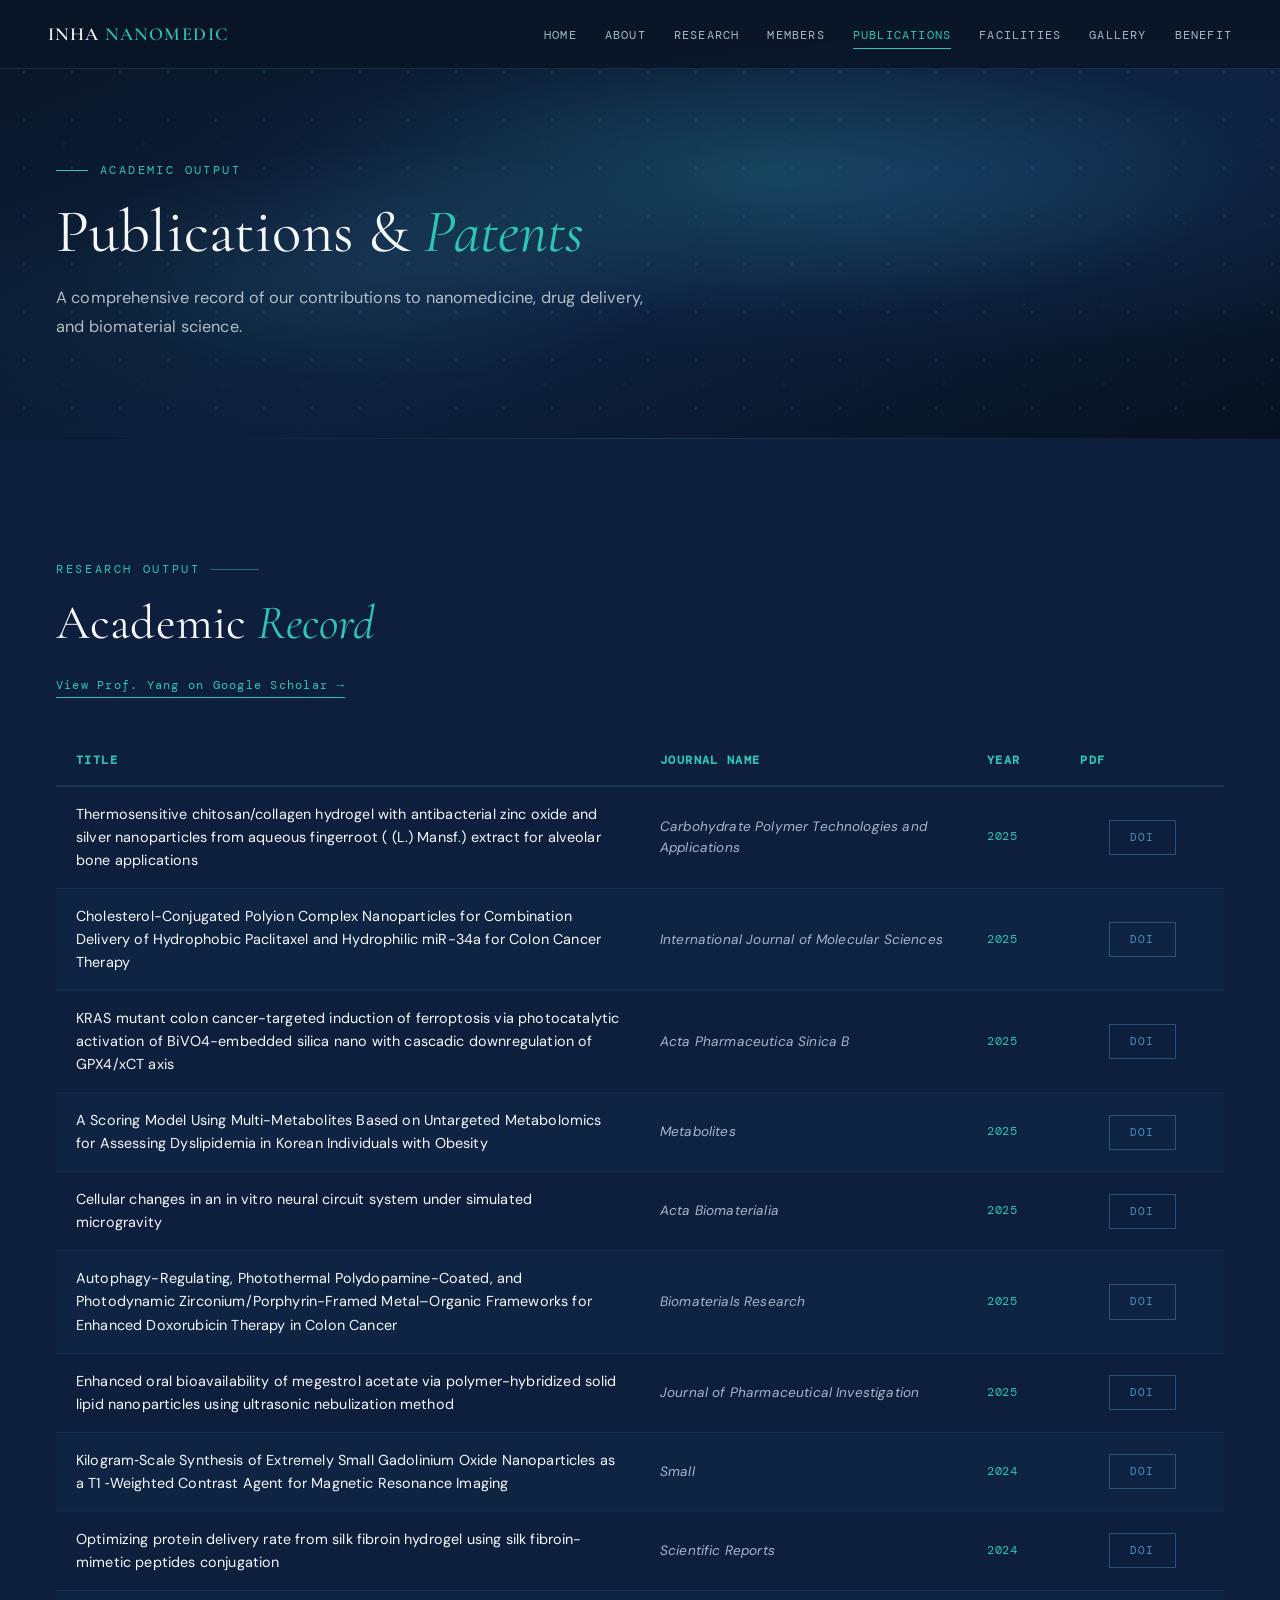
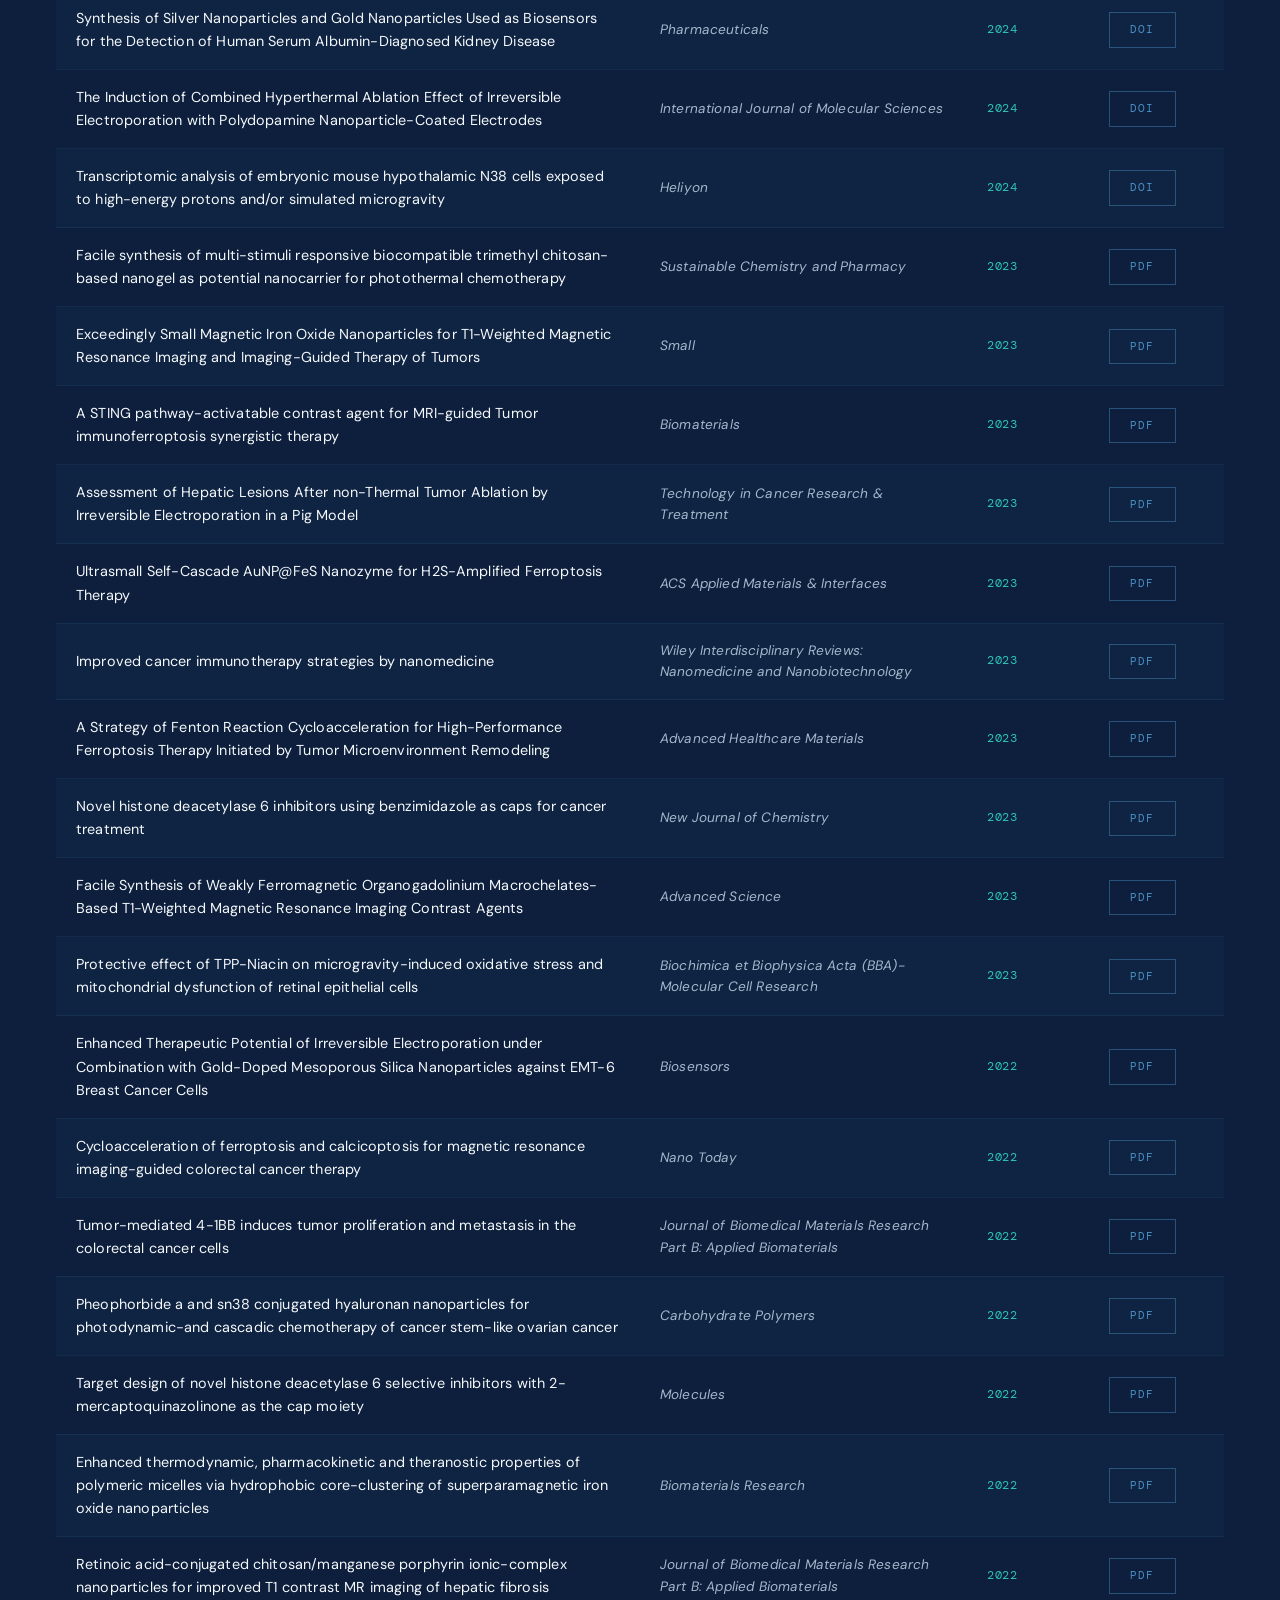
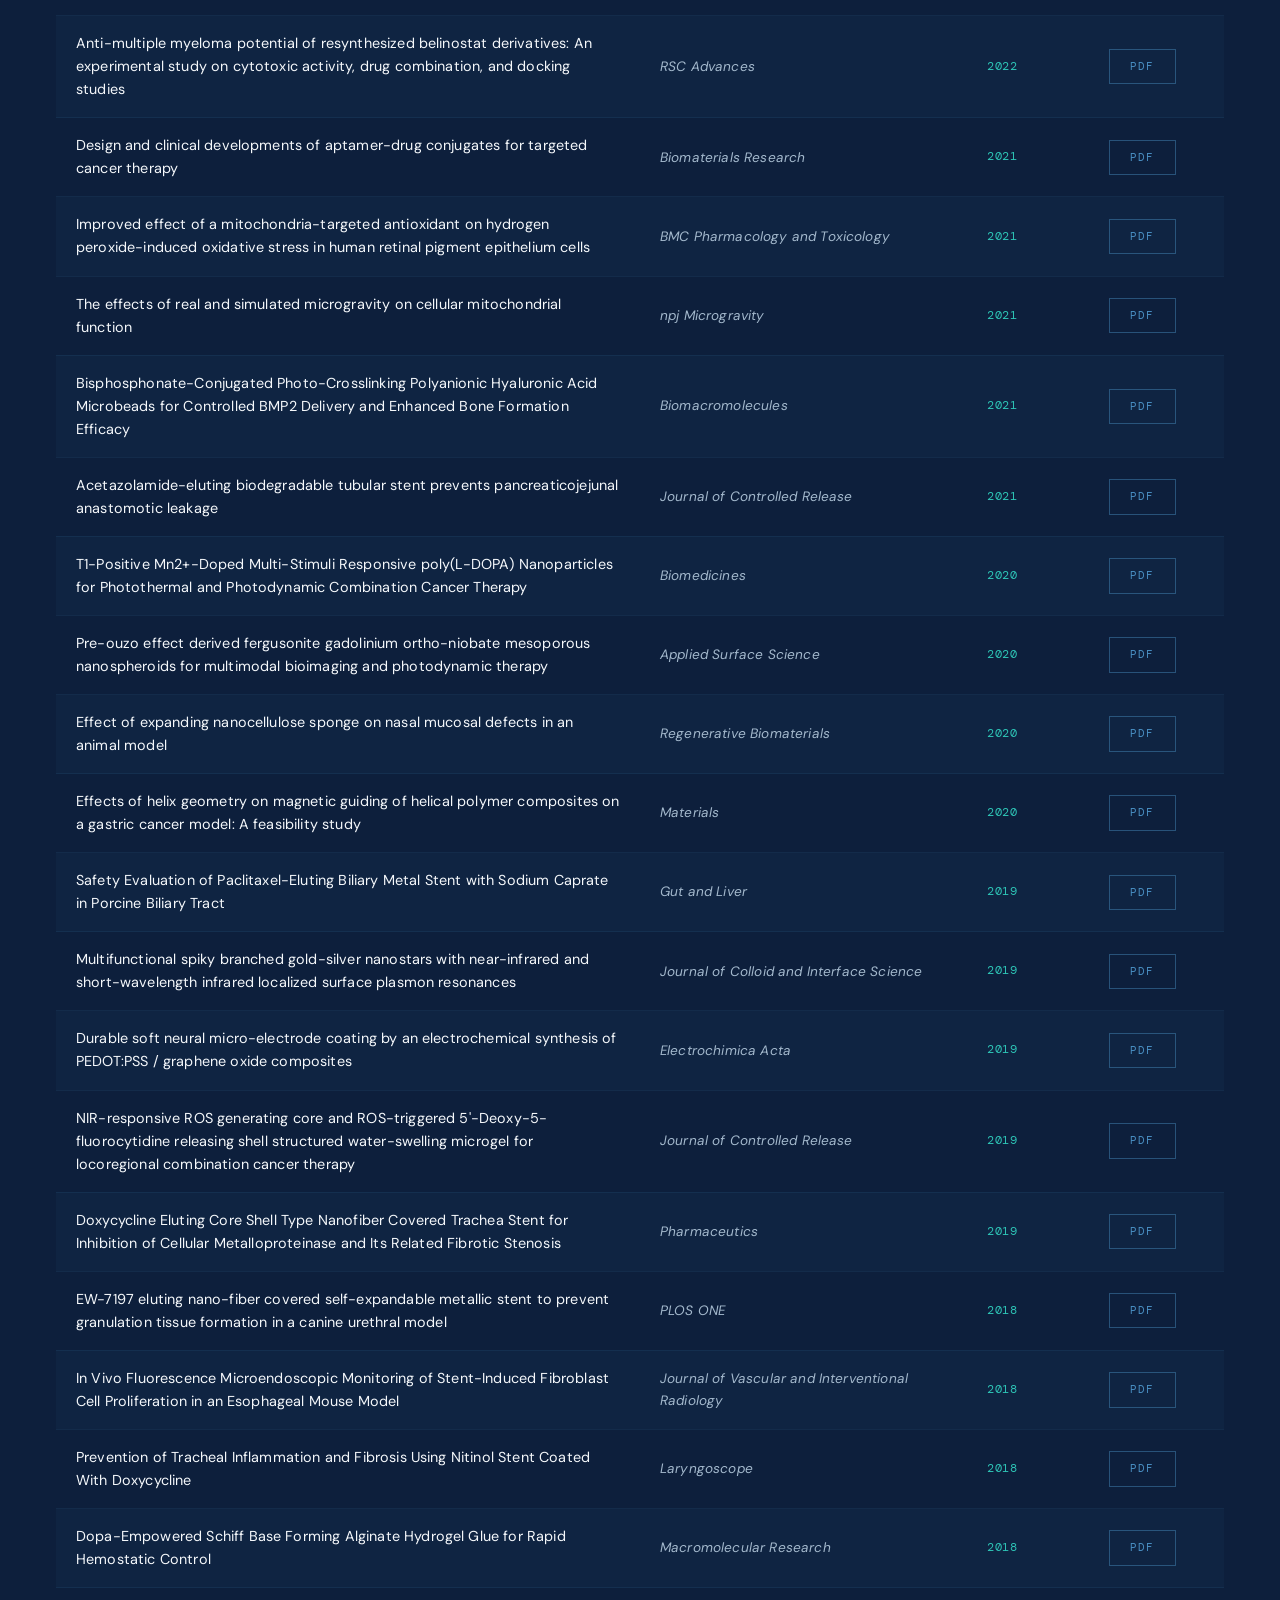
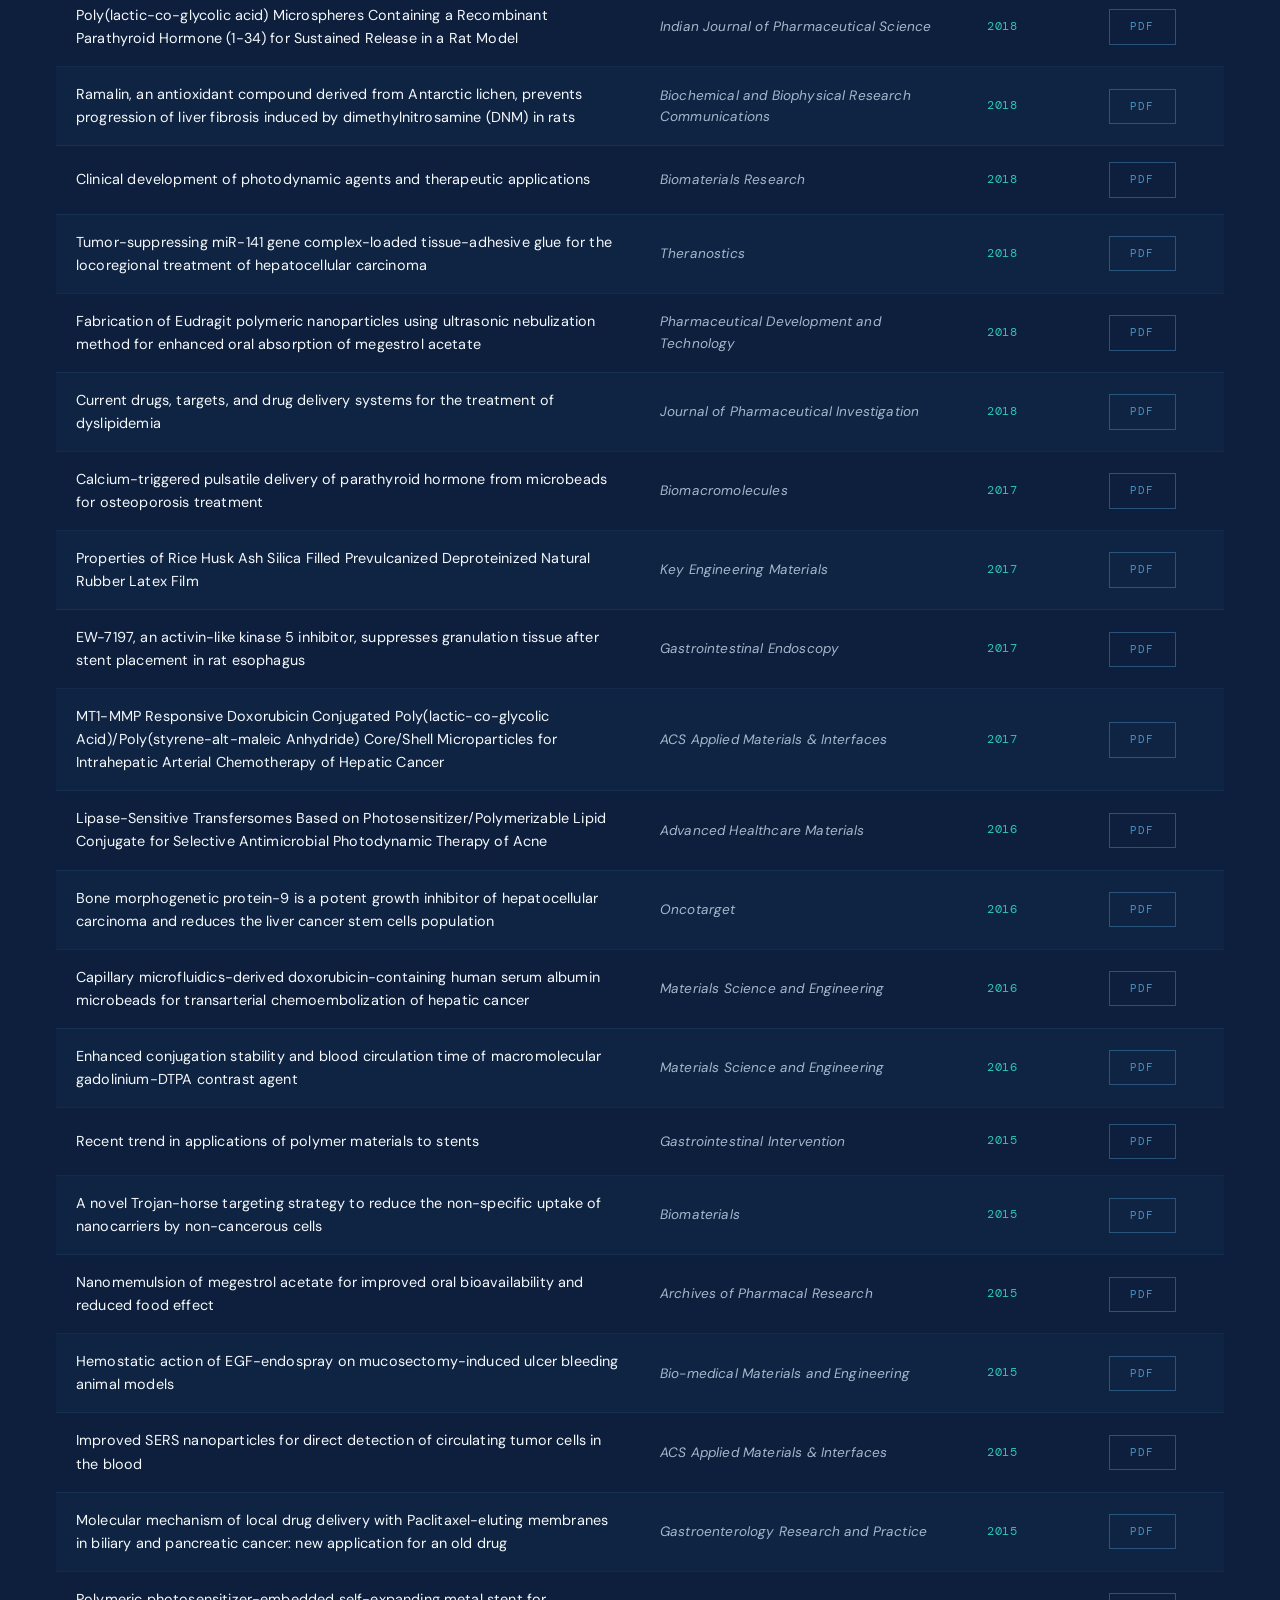
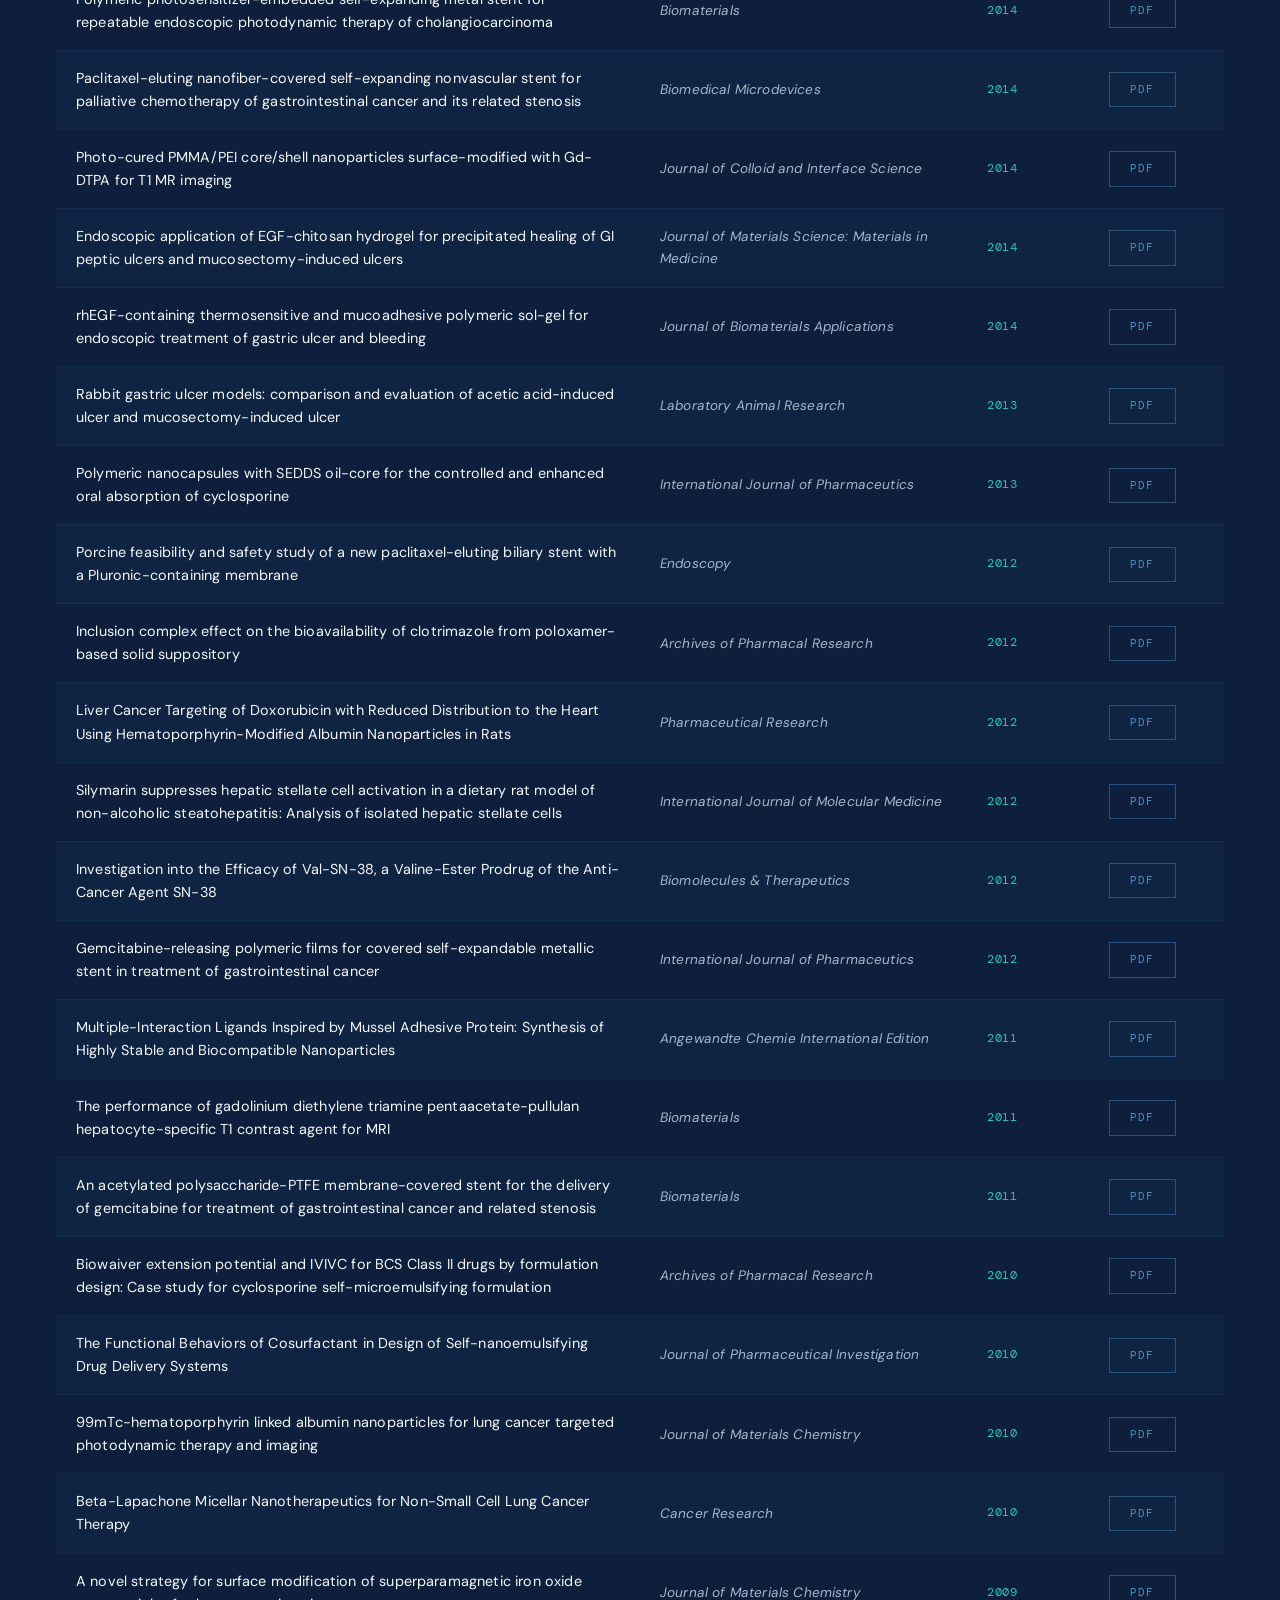
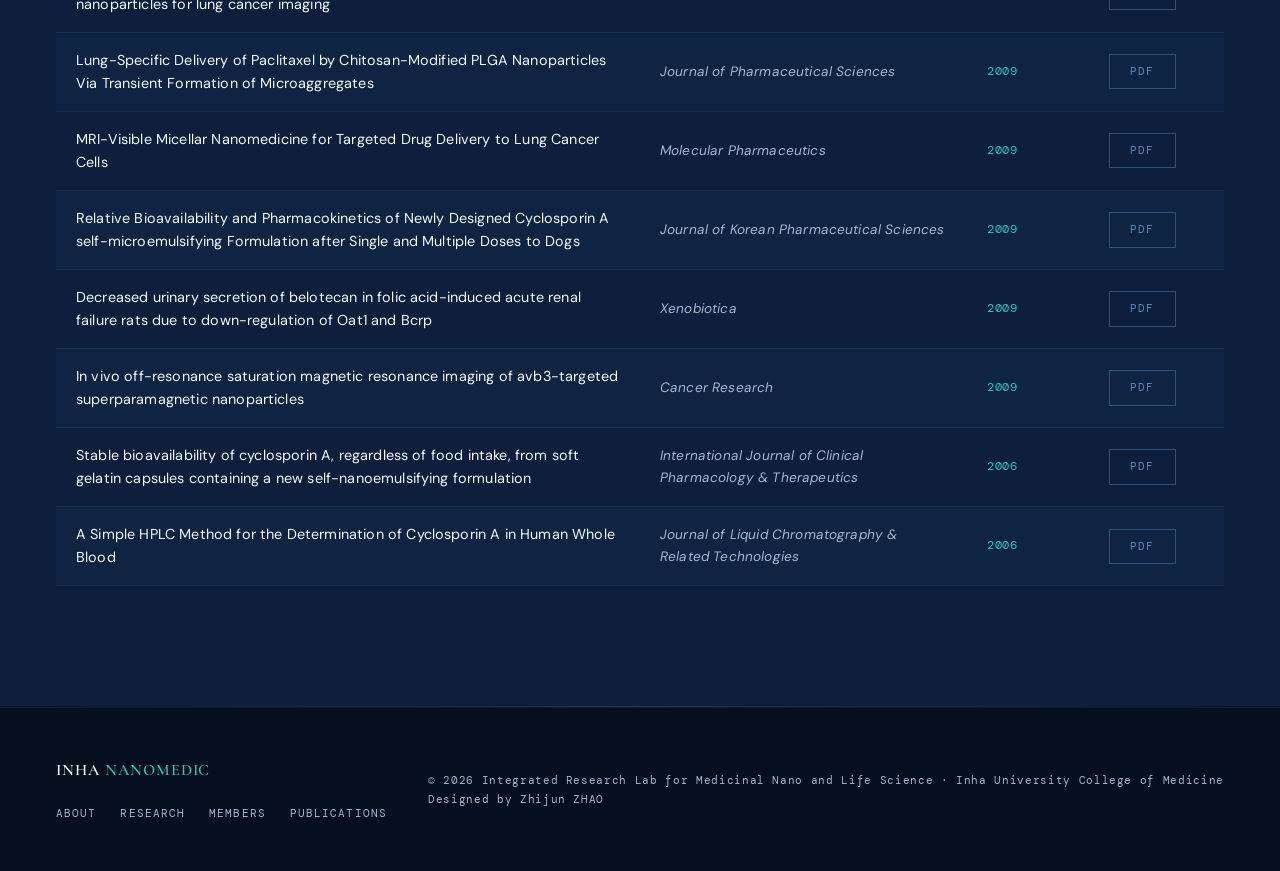
<file: publication-patent.html>
<!DOCTYPE html>
<html lang="en">
<head>
  <meta charset="UTF-8">
  <link rel="icon" type="image/svg+xml" href="favicon.svg">
  <meta name="viewport" content="width=device-width, initial-scale=1.0">
  <meta name="description" content="96 peer-reviewed publications in nanomedicine, drug delivery, and biomaterial science from the Inha Nanomedicine Lab.">
  <title>Publications &amp; Patents — INHA NANOMEDIC</title>
  <link rel="preconnect" href="https://fonts.googleapis.com">
  <link rel="preconnect" href="https://fonts.gstatic.com" crossorigin>
  <link href="https://fonts.googleapis.com/css2?family=Cormorant+Garamond:ital,wght@0,300;0,400;0,600;1,300;1,400;1,600&family=DM+Mono:wght@400;500&family=DM+Sans:wght@300;400;500&display=swap" rel="stylesheet">
  <link rel="stylesheet" href="css/style.css">
</head>
<body>

  <!-- ═══ NAVIGATION ═══ -->
  <nav>
    <a class="nav-logo" href="index.html">INHA <span>NANOMEDIC</span></a>
    <button class="nav-toggle" aria-label="Menu"><span></span><span></span><span></span></button>
    <ul class="nav-links">
      <li><a href="index.html">Home</a></li>
      <li><a href="about.html">About</a></li>
      <li><a href="research.html">Research</a></li>
      <li><a href="member.html">Members</a></li>
      <li><a href="publication-patent.html" class="active">Publications</a></li>
      <li><a href="lab-facilities.html">Facilities</a></li>
      <li><a href="lab-activities.html">Gallery</a></li>
      <li><a href="benefit.html">Benefit</a></li>
      <!-- <li><a href="news-notice.html">News</a></li> -->
    </ul>
  </nav>

  <!-- ═══ PAGE HERO ═══ -->
  <header class="page-hero">
    <div class="page-hero-bg"></div>
    <div class="page-hero-dots"></div>
    <div class="page-hero-content fade-in">
      <div class="hero-tag">Academic Output</div>
      <h1>Publications &amp; <em>Patents</em></h1>
      <p>A comprehensive record of our contributions to nanomedicine, drug delivery, and biomaterial science.</p>
    </div>
  </header>

  <div class="divider"></div>

  <!-- ═══ PUBLICATIONS & PATENTS ═══ -->
  <section class="publications">
    <div class="section-label fade-in">Research Output</div>
    <h2 class="section-title fade-in">Academic <em>Record</em></h2>

    <!-- Google Scholar link -->
    <div class="pub-scholar fade-in" style="margin-bottom: 40px; font-family: 'DM Mono', monospace; font-size: 0.78rem; letter-spacing: 0.1em;">
      <a href="https://scholar.google.com/citations?user=X1B7JX8AAAAJ&amp;hl=en" target="_blank" rel="noopener noreferrer" style="color: var(--teal); text-decoration: none; border-bottom: 1px solid var(--teal); padding-bottom: 4px;">View Prof. Yang on Google Scholar &rarr;</a>
    </div>

    <!-- International Journals table -->
    <div class="pub-section-wrap">
      <table class="patent-table fade-in">
        <thead>
          <tr><th>Title</th><th>Journal Name</th><th>Year</th><th>PDF</th></tr>
        </thead>
        <tbody>
          <tr><td>Thermosensitive chitosan/collagen hydrogel with antibacterial zinc oxide and silver nanoparticles from aqueous fingerroot ( (L.) Mansf.) extract for alveolar bone applications</td><td>Carbohydrate Polymer Technologies and Applications</td><td>2025</td><td><a href="https://doi.org/10.1016/j.carpta.2025.101029" target="_blank" rel="noopener noreferrer" class="btn-outline btn-small">DOI</a></td></tr>
          <tr><td>Cholesterol-Conjugated Polyion Complex Nanoparticles for Combination Delivery of Hydrophobic Paclitaxel and Hydrophilic miR-34a for Colon Cancer Therapy</td><td>International Journal of Molecular Sciences</td><td>2025</td><td><a href="https://doi.org/10.3390/ijms26167965" target="_blank" rel="noopener noreferrer" class="btn-outline btn-small">DOI</a></td></tr>
          <tr><td>KRAS mutant colon cancer-targeted induction of ferroptosis via photocatalytic activation of BiVO4-embedded silica nano with cascadic downregulation of GPX4/xCT axis</td><td>Acta Pharmaceutica Sinica B</td><td>2025</td><td><a href="https://doi.org/10.1016/j.apsb.2025.06.024" target="_blank" rel="noopener noreferrer" class="btn-outline btn-small">DOI</a></td></tr>
          <tr><td>A Scoring Model Using Multi-Metabolites Based on Untargeted Metabolomics for Assessing Dyslipidemia in Korean Individuals with Obesity</td><td>Metabolites</td><td>2025</td><td><a href="https://doi.org/10.3390/metabo15040279" target="_blank" rel="noopener noreferrer" class="btn-outline btn-small">DOI</a></td></tr>
          <tr><td>Cellular changes in an in vitro neural circuit system under simulated microgravity</td><td>Acta Biomaterialia</td><td>2025</td><td><a href="https://doi.org/10.1016/j.actbio.2025.08.023" target="_blank" rel="noopener noreferrer" class="btn-outline btn-small">DOI</a></td></tr>
          <tr><td>Autophagy-Regulating, Photothermal Polydopamine-Coated, and Photodynamic Zirconium/Porphyrin-Framed Metal–Organic Frameworks for Enhanced Doxorubicin Therapy in Colon Cancer</td><td>Biomaterials Research</td><td>2025</td><td><a href="https://doi.org/10.34133/bmr.0218" target="_blank" rel="noopener noreferrer" class="btn-outline btn-small">DOI</a></td></tr>
          <tr><td>Enhanced oral bioavailability of megestrol acetate via polymer-hybridized solid lipid nanoparticles using ultrasonic nebulization method</td><td>Journal of Pharmaceutical Investigation</td><td>2025</td><td><a href="https://doi.org/10.1007/s40005-024-00694-7" target="_blank" rel="noopener noreferrer" class="btn-outline btn-small">DOI</a></td></tr>
          <tr><td>Kilogram‐Scale Synthesis of Extremely Small Gadolinium Oxide Nanoparticles as a T1 ‐Weighted Contrast Agent for Magnetic Resonance Imaging</td><td>Small</td><td>2024</td><td><a href="https://doi.org/10.1002/smll.202308547" target="_blank" rel="noopener noreferrer" class="btn-outline btn-small">DOI</a></td></tr>
          <tr><td>Optimizing protein delivery rate from silk fibroin hydrogel using silk fibroin-mimetic peptides conjugation</td><td>Scientific Reports</td><td>2024</td><td><a href="https://doi.org/10.1038/s41598-024-53689-7" target="_blank" rel="noopener noreferrer" class="btn-outline btn-small">DOI</a></td></tr>
          <tr><td>Synthesis of Silver Nanoparticles and Gold Nanoparticles Used as Biosensors for the Detection of Human Serum Albumin-Diagnosed Kidney Disease</td><td>Pharmaceuticals</td><td>2024</td><td><a href="https://doi.org/10.3390/ph17111421" target="_blank" rel="noopener noreferrer" class="btn-outline btn-small">DOI</a></td></tr>
          <tr><td>The Induction of Combined Hyperthermal Ablation Effect of Irreversible Electroporation with Polydopamine Nanoparticle-Coated Electrodes</td><td>International Journal of Molecular Sciences</td><td>2024</td><td><a href="https://doi.org/10.3390/ijms25084317" target="_blank" rel="noopener noreferrer" class="btn-outline btn-small">DOI</a></td></tr>
          <tr><td>Transcriptomic analysis of embryonic mouse hypothalamic N38 cells exposed to high-energy protons and/or simulated microgravity</td><td>Heliyon</td><td>2024</td><td><a href="https://doi.org/10.1016/j.heliyon.2024.e39533" target="_blank" rel="noopener noreferrer" class="btn-outline btn-small">DOI</a></td></tr>
          <tr><td>Facile synthesis of multi-stimuli responsive biocompatible trimethyl chitosan-based nanogel as potential nanocarrier for photothermal chemotherapy</td><td>Sustainable Chemistry and Pharmacy</td><td>2023</td><td><a href="assets/pdfs/publications/27cfda_ea8e4eb7df9644b280ce0b4a9b7585c4.pdf" target="_blank" rel="noopener noreferrer" class="btn-outline btn-small">PDF</a></td></tr>
          <tr><td>Exceedingly Small Magnetic Iron Oxide Nanoparticles for T1-Weighted Magnetic Resonance Imaging and Imaging-Guided Therapy of Tumors</td><td>Small</td><td>2023</td><td><a href="assets/pdfs/publications/27cfda_681e34cdc0b1430bb77784ec5438e4d7.pdf" target="_blank" rel="noopener noreferrer" class="btn-outline btn-small">PDF</a></td></tr>
          <tr><td>A STING pathway-activatable contrast agent for MRI-guided Tumor immunoferroptosis synergistic therapy</td><td>Biomaterials</td><td>2023</td><td><a href="assets/pdfs/publications/27cfda_bef8a3052cac4ad2a397d46e6e6a8fd6.pdf" target="_blank" rel="noopener noreferrer" class="btn-outline btn-small">PDF</a></td></tr>
          <tr><td>Assessment of Hepatic Lesions After non-Thermal Tumor Ablation by Irreversible Electroporation in a Pig Model</td><td>Technology in Cancer Research &amp; Treatment</td><td>2023</td><td><a href="assets/pdfs/publications/27cfda_aa7dd0cb9e064abba0ea69ac57651710.pdf" target="_blank" rel="noopener noreferrer" class="btn-outline btn-small">PDF</a></td></tr>
          <tr><td>Ultrasmall Self-Cascade AuNP@FeS Nanozyme for H2S-Amplified Ferroptosis Therapy</td><td>ACS Applied Materials &amp; Interfaces</td><td>2023</td><td><a href="assets/pdfs/publications/27cfda_7365422476e74af5b0e1c218b5c5f8cf.pdf" target="_blank" rel="noopener noreferrer" class="btn-outline btn-small">PDF</a></td></tr>
          <tr><td>Improved cancer immunotherapy strategies by nanomedicine</td><td>Wiley Interdisciplinary Reviews: Nanomedicine and Nanobiotechnology</td><td>2023</td><td><a href="assets/pdfs/publications/27cfda_242d1bbad5244ee08cc70359f3fd512c.pdf" target="_blank" rel="noopener noreferrer" class="btn-outline btn-small">PDF</a></td></tr>
          <tr><td>A Strategy of Fenton Reaction Cycloacceleration for High-Performance Ferroptosis Therapy Initiated by Tumor Microenvironment Remodeling</td><td>Advanced Healthcare Materials</td><td>2023</td><td><a href="assets/pdfs/publications/27cfda_53fc144d2df34a6093d2cedfec376797.pdf" target="_blank" rel="noopener noreferrer" class="btn-outline btn-small">PDF</a></td></tr>
          <tr><td>Novel histone deacetylase 6 inhibitors using benzimidazole as caps for cancer treatment</td><td>New Journal of Chemistry</td><td>2023</td><td><a href="assets/pdfs/publications/27cfda_db7c11d876ff45b1b30b538210af466a.pdf" target="_blank" rel="noopener noreferrer" class="btn-outline btn-small">PDF</a></td></tr>
          <tr><td>Facile Synthesis of Weakly Ferromagnetic Organogadolinium Macrochelates-Based T1-Weighted Magnetic Resonance Imaging Contrast Agents</td><td>Advanced Science</td><td>2023</td><td><a href="assets/pdfs/publications/27cfda_933c9afe551c4b7b9c8e9da790848866.pdf" target="_blank" rel="noopener noreferrer" class="btn-outline btn-small">PDF</a></td></tr>
          <tr><td>Protective effect of TPP-Niacin on microgravity-induced oxidative stress and mitochondrial dysfunction of retinal epithelial cells</td><td>Biochimica et Biophysica Acta (BBA)-Molecular Cell Research</td><td>2023</td><td><a href="assets/pdfs/publications/27cfda_84ecd9c62d4642b897e001f49d33cf3a.pdf" target="_blank" rel="noopener noreferrer" class="btn-outline btn-small">PDF</a></td></tr>
          <tr><td>Enhanced Therapeutic Potential of Irreversible Electroporation under Combination with Gold-Doped Mesoporous Silica Nanoparticles against EMT-6 Breast Cancer Cells</td><td>Biosensors</td><td>2022</td><td><a href="assets/pdfs/publications/27cfda_55939d296feb4c41af42e60bb5208a1f.pdf" target="_blank" rel="noopener noreferrer" class="btn-outline btn-small">PDF</a></td></tr>
          <tr><td>Cycloacceleration of ferroptosis and calcicoptosis for magnetic resonance imaging-guided colorectal cancer therapy</td><td>Nano Today</td><td>2022</td><td><a href="assets/pdfs/publications/27cfda_6eac87d834c54544b496a05eef903ac5.pdf" target="_blank" rel="noopener noreferrer" class="btn-outline btn-small">PDF</a></td></tr>
          <tr><td>Tumor-mediated 4-1BB induces tumor proliferation and metastasis in the colorectal cancer cells</td><td>Journal of Biomedical Materials Research Part B: Applied Biomaterials</td><td>2022</td><td><a href="assets/pdfs/publications/27cfda_9b90747ffb034c5f92cf47daffc4a620.pdf" target="_blank" rel="noopener noreferrer" class="btn-outline btn-small">PDF</a></td></tr>
          <tr><td>Pheophorbide a and sn38 conjugated hyaluronan nanoparticles for photodynamic-and cascadic chemotherapy of cancer stem-like ovarian cancer</td><td>Carbohydrate Polymers</td><td>2022</td><td><a href="assets/pdfs/publications/27cfda_13c4d58a2ac94f5aa7a70075691dbe25.pdf" target="_blank" rel="noopener noreferrer" class="btn-outline btn-small">PDF</a></td></tr>
          <tr><td>Target design of novel histone deacetylase 6 selective inhibitors with 2-mercaptoquinazolinone as the cap moiety</td><td>Molecules</td><td>2022</td><td><a href="assets/pdfs/publications/27cfda_066ed5fa94ef44708bf4c5fcb3cbd52a.pdf" target="_blank" rel="noopener noreferrer" class="btn-outline btn-small">PDF</a></td></tr>
          <tr><td>Enhanced thermodynamic, pharmacokinetic and theranostic properties of polymeric micelles via hydrophobic core-clustering of superparamagnetic iron oxide nanoparticles</td><td>Biomaterials Research</td><td>2022</td><td><a href="assets/pdfs/publications/27cfda_d297163267c04618b25c15f49ba0898e.pdf" target="_blank" rel="noopener noreferrer" class="btn-outline btn-small">PDF</a></td></tr>
          <tr><td>Retinoic acid-conjugated chitosan/manganese porphyrin ionic-complex nanoparticles for improved T1 contrast MR imaging of hepatic fibrosis</td><td>Journal of Biomedical Materials Research Part B: Applied Biomaterials</td><td>2022</td><td><a href="assets/pdfs/publications/27cfda_9857acb962a14e20a9ce815401730a0a.pdf" target="_blank" rel="noopener noreferrer" class="btn-outline btn-small">PDF</a></td></tr>
          <tr><td>Anti-multiple myeloma potential of resynthesized belinostat derivatives: An experimental study on cytotoxic activity, drug combination, and docking studies</td><td>RSC Advances</td><td>2022</td><td><a href="assets/pdfs/publications/27cfda_df0728f1922c4232897bcf7914b7046d.pdf" target="_blank" rel="noopener noreferrer" class="btn-outline btn-small">PDF</a></td></tr>
          <tr><td>Design and clinical developments of aptamer-drug conjugates for targeted cancer therapy</td><td>Biomaterials Research</td><td>2021</td><td><a href="assets/pdfs/publications/27cfda_4ad9b2f040484f598590a83eb41c35e9.pdf" target="_blank" rel="noopener noreferrer" class="btn-outline btn-small">PDF</a></td></tr>
          <tr><td>Improved effect of a mitochondria-targeted antioxidant on hydrogen peroxide-induced oxidative stress in human retinal pigment epithelium cells</td><td>BMC Pharmacology and Toxicology</td><td>2021</td><td><a href="assets/pdfs/publications/27cfda_05f04daec2c24fa18a3c4782820fb382.pdf" target="_blank" rel="noopener noreferrer" class="btn-outline btn-small">PDF</a></td></tr>
          <tr><td>The effects of real and simulated microgravity on cellular mitochondrial function</td><td>npj Microgravity</td><td>2021</td><td><a href="assets/pdfs/publications/27cfda_4c2007da73ef4197b3dc64947d06bf2e.pdf" target="_blank" rel="noopener noreferrer" class="btn-outline btn-small">PDF</a></td></tr>
          <tr><td>Bisphosphonate-Conjugated Photo-Crosslinking Polyanionic Hyaluronic Acid Microbeads for Controlled BMP2 Delivery and Enhanced Bone Formation Efficacy</td><td>Biomacromolecules</td><td>2021</td><td><a href="assets/pdfs/publications/27cfda_743cb93aeb13456ba07656c7d9c3fa38.pdf" target="_blank" rel="noopener noreferrer" class="btn-outline btn-small">PDF</a></td></tr>
          <tr><td>Acetazolamide-eluting biodegradable tubular stent prevents pancreaticojejunal anastomotic leakage</td><td>Journal of Controlled Release</td><td>2021</td><td><a href="assets/pdfs/publications/27cfda_627a85d3ac1e448aa5a32b99151132d6.pdf" target="_blank" rel="noopener noreferrer" class="btn-outline btn-small">PDF</a></td></tr>
          <tr><td>T1-Positive Mn2+-Doped Multi-Stimuli Responsive poly(L-DOPA) Nanoparticles for Photothermal and Photodynamic Combination Cancer Therapy</td><td>Biomedicines</td><td>2020</td><td><a href="assets/pdfs/publications/27cfda_6b62b77b3e33416cbd62c918e2d95c5f.pdf" target="_blank" rel="noopener noreferrer" class="btn-outline btn-small">PDF</a></td></tr>
          <tr><td>Pre-ouzo effect derived fergusonite gadolinium ortho-niobate mesoporous nanospheroids for multimodal bioimaging and photodynamic therapy</td><td>Applied Surface Science</td><td>2020</td><td><a href="assets/pdfs/publications/27cfda_a4b2bbef981d4c0ca379f447cacfbf05.pdf" target="_blank" rel="noopener noreferrer" class="btn-outline btn-small">PDF</a></td></tr>
          <tr><td>Effect of expanding nanocellulose sponge on nasal mucosal defects in an animal model</td><td>Regenerative Biomaterials</td><td>2020</td><td><a href="assets/pdfs/publications/27cfda_e46fe7ddcff44a2e898a3cff519f20d3.pdf" target="_blank" rel="noopener noreferrer" class="btn-outline btn-small">PDF</a></td></tr>
          <tr><td>Effects of helix geometry on magnetic guiding of helical polymer composites on a gastric cancer model: A feasibility study</td><td>Materials</td><td>2020</td><td><a href="assets/pdfs/publications/27cfda_987da95ba7034ed5adfc87ccd1aa19d8.pdf" target="_blank" rel="noopener noreferrer" class="btn-outline btn-small">PDF</a></td></tr>
          <tr><td>Safety Evaluation of Paclitaxel-Eluting Biliary Metal Stent with Sodium Caprate in Porcine Biliary Tract</td><td>Gut and Liver</td><td>2019</td><td><a href="assets/pdfs/publications/27cfda_4acc2fee03504375ad3ef4aa1e47be94.pdf" target="_blank" rel="noopener noreferrer" class="btn-outline btn-small">PDF</a></td></tr>
          <tr><td>Multifunctional spiky branched gold-silver nanostars with near-infrared and short-wavelength infrared localized surface plasmon resonances</td><td>Journal of Colloid and Interface Science</td><td>2019</td><td><a href="assets/pdfs/publications/27cfda_2e2a0ef116d348e79f966873455aff5f.pdf" target="_blank" rel="noopener noreferrer" class="btn-outline btn-small">PDF</a></td></tr>
          <tr><td>Durable soft neural micro-electrode coating by an electrochemical synthesis of PEDOT:PSS / graphene oxide composites</td><td>Electrochimica Acta</td><td>2019</td><td><a href="assets/pdfs/publications/27cfda_432b43669de44e82977448977ae5627e.pdf" target="_blank" rel="noopener noreferrer" class="btn-outline btn-small">PDF</a></td></tr>
          <tr><td>NIR-responsive ROS generating core and ROS-triggered 5'-Deoxy-5-fluorocytidine releasing shell structured water-swelling microgel for locoregional combination cancer therapy</td><td>Journal of Controlled Release</td><td>2019</td><td><a href="assets/pdfs/publications/27cfda_0749b5562acf47aa9d74577092536350.pdf" target="_blank" rel="noopener noreferrer" class="btn-outline btn-small">PDF</a></td></tr>
          <tr><td>Doxycycline Eluting Core Shell Type Nanofiber Covered Trachea Stent for Inhibition of Cellular Metalloproteinase and Its Related Fibrotic Stenosis</td><td>Pharmaceutics</td><td>2019</td><td><a href="assets/pdfs/publications/27cfda_c0499df2cf964ff5aa1c89ff1023f9f2.pdf" target="_blank" rel="noopener noreferrer" class="btn-outline btn-small">PDF</a></td></tr>
          <tr><td>EW-7197 eluting nano-fiber covered self-expandable metallic stent to prevent granulation tissue formation in a canine urethral model</td><td>PLOS ONE</td><td>2018</td><td><a href="assets/pdfs/publications/27cfda_847ac4db1cf04afc896b148b76f19fbf.pdf" target="_blank" rel="noopener noreferrer" class="btn-outline btn-small">PDF</a></td></tr>
          <tr><td>In Vivo Fluorescence Microendoscopic Monitoring of Stent-Induced Fibroblast Cell Proliferation in an Esophageal Mouse Model</td><td>Journal of Vascular and Interventional Radiology</td><td>2018</td><td><a href="assets/pdfs/publications/in_vivo_fluorescence_jvir_2018.pdf" target="_blank" rel="noopener noreferrer" class="btn-outline btn-small">PDF</a></td></tr>
          <tr><td>Prevention of Tracheal Inflammation and Fibrosis Using Nitinol Stent Coated With Doxycycline</td><td>Laryngoscope</td><td>2018</td><td><a href="assets/pdfs/publications/27cfda_fd2bf9e8042c4f2ba8e8d06006189031.pdf" target="_blank" rel="noopener noreferrer" class="btn-outline btn-small">PDF</a></td></tr>
          <tr><td>Dopa-Empowered Schiff Base Forming Alginate Hydrogel Glue for Rapid Hemostatic Control</td><td>Macromolecular Research</td><td>2018</td><td><a href="assets/pdfs/publications/27cfda_c3c342f6876649eb95d4dc04707961c5.pdf" target="_blank" rel="noopener noreferrer" class="btn-outline btn-small">PDF</a></td></tr>
          <tr><td>Poly(lactic-co-glycolic acid) Microspheres Containing a Recombinant Parathyroid Hormone (1-34) for Sustained Release in a Rat Model</td><td>Indian Journal of Pharmaceutical Science</td><td>2018</td><td><a href="assets/pdfs/publications/27cfda_3ba94d301c794ddea02f1d901678b93a.pdf" target="_blank" rel="noopener noreferrer" class="btn-outline btn-small">PDF</a></td></tr>
          <tr><td>Ramalin, an antioxidant compound derived from Antarctic lichen, prevents progression of liver fibrosis induced by dimethylnitrosamine (DNM) in rats</td><td>Biochemical and Biophysical Research Communications</td><td>2018</td><td><a href="assets/pdfs/publications/27cfda_ff1f336d22d14292b1d877a51791e99b.pdf" target="_blank" rel="noopener noreferrer" class="btn-outline btn-small">PDF</a></td></tr>
          <tr><td>Clinical development of photodynamic agents and therapeutic applications</td><td>Biomaterials Research</td><td>2018</td><td><a href="assets/pdfs/publications/27cfda_c09f118f17ca495abcdca8ad86c664a9.pdf" target="_blank" rel="noopener noreferrer" class="btn-outline btn-small">PDF</a></td></tr>
          <tr><td>Tumor-suppressing miR-141 gene complex-loaded tissue-adhesive glue for the locoregional treatment of hepatocellular carcinoma</td><td>Theranostics</td><td>2018</td><td><a href="assets/pdfs/publications/27cfda_13e2b864d1664484b575959639680428.pdf" target="_blank" rel="noopener noreferrer" class="btn-outline btn-small">PDF</a></td></tr>
          <tr><td>Fabrication of Eudragit polymeric nanoparticles using ultrasonic nebulization method for enhanced oral absorption of megestrol acetate</td><td>Pharmaceutical Development and Technology</td><td>2018</td><td><a href="assets/pdfs/publications/27cfda_6e3c44e26812468aac489276e370f8c4.pdf" target="_blank" rel="noopener noreferrer" class="btn-outline btn-small">PDF</a></td></tr>
          <tr><td>Current drugs, targets, and drug delivery systems for the treatment of dyslipidemia</td><td>Journal of Pharmaceutical Investigation</td><td>2018</td><td><a href="assets/pdfs/publications/27cfda_e9211c11e17842a585bb9ed632cef522.pdf" target="_blank" rel="noopener noreferrer" class="btn-outline btn-small">PDF</a></td></tr>
          <tr><td>Calcium-triggered pulsatile delivery of parathyroid hormone from microbeads for osteoporosis treatment</td><td>Biomacromolecules</td><td>2017</td><td><a href="assets/pdfs/publications/27cfda_9b19d25631d94284a90710966d18a9b1.pdf" target="_blank" rel="noopener noreferrer" class="btn-outline btn-small">PDF</a></td></tr>
          <tr><td>Properties of Rice Husk Ash Silica Filled Prevulcanized Deproteinized Natural Rubber Latex Film</td><td>Key Engineering Materials</td><td>2017</td><td><a href="assets/pdfs/publications/27cfda_df48404f3b38458cbfaa872ae9200254.pdf" target="_blank" rel="noopener noreferrer" class="btn-outline btn-small">PDF</a></td></tr>
          <tr><td>EW-7197, an activin-like kinase 5 inhibitor, suppresses granulation tissue after stent placement in rat esophagus</td><td>Gastrointestinal Endoscopy</td><td>2017</td><td><a href="assets/pdfs/publications/27cfda_8818184b9f554e2ebbd909a629f8f7ee.pdf" target="_blank" rel="noopener noreferrer" class="btn-outline btn-small">PDF</a></td></tr>
          <tr><td>MT1-MMP Responsive Doxorubicin Conjugated Poly(lactic-co-glycolic Acid)/Poly(styrene-alt-maleic Anhydride) Core/Shell Microparticles for Intrahepatic Arterial Chemotherapy of Hepatic Cancer</td><td>ACS Applied Materials &amp; Interfaces</td><td>2017</td><td><a href="assets/pdfs/publications/27cfda_c1519f3a95c14aefad9ab050fb7c1a3b.pdf" target="_blank" rel="noopener noreferrer" class="btn-outline btn-small">PDF</a></td></tr>
          <tr><td>Lipase-Sensitive Transfersomes Based on Photosensitizer/Polymerizable Lipid Conjugate for Selective Antimicrobial Photodynamic Therapy of Acne</td><td>Advanced Healthcare Materials</td><td>2016</td><td><a href="assets/pdfs/publications/27cfda_ea6e4ca19bcf400783d80bccfc1f9924.pdf" target="_blank" rel="noopener noreferrer" class="btn-outline btn-small">PDF</a></td></tr>
          <tr><td>Bone morphogenetic protein-9 is a potent growth inhibitor of hepatocellular carcinoma and reduces the liver cancer stem cells population</td><td>Oncotarget</td><td>2016</td><td><a href="assets/pdfs/publications/27cfda_dd7d384ac1ab48fb84ed04cbca738365.pdf" target="_blank" rel="noopener noreferrer" class="btn-outline btn-small">PDF</a></td></tr>
          <tr><td>Capillary microfluidics-derived doxorubicin-containing human serum albumin microbeads for transarterial chemoembolization of hepatic cancer</td><td>Materials Science and Engineering</td><td>2016</td><td><a href="assets/pdfs/publications/27cfda_6c09dcc0f832474f83de3f0e7b91cefd.pdf" target="_blank" rel="noopener noreferrer" class="btn-outline btn-small">PDF</a></td></tr>
          <tr><td>Enhanced conjugation stability and blood circulation time of macromolecular gadolinium-DTPA contrast agent</td><td>Materials Science and Engineering</td><td>2016</td><td><a href="assets/pdfs/publications/27cfda_3a85ae617baf40f2ae061dccdc2df8e8.pdf" target="_blank" rel="noopener noreferrer" class="btn-outline btn-small">PDF</a></td></tr>
          <tr><td>Recent trend in applications of polymer materials to stents</td><td>Gastrointestinal Intervention</td><td>2015</td><td><a href="assets/pdfs/publications/27cfda_75660931f40948d398eb0517d422502d.pdf" target="_blank" rel="noopener noreferrer" class="btn-outline btn-small">PDF</a></td></tr>
          <tr><td>A novel Trojan-horse targeting strategy to reduce the non-specific uptake of nanocarriers by non-cancerous cells</td><td>Biomaterials</td><td>2015</td><td><a href="assets/pdfs/publications/27cfda_9f6aa5b78777433b94a0ac0d656b4f55.pdf" target="_blank" rel="noopener noreferrer" class="btn-outline btn-small">PDF</a></td></tr>
          <tr><td>Nanomemulsion of megestrol acetate for improved oral bioavailability and reduced food effect</td><td>Archives of Pharmacal Research</td><td>2015</td><td><a href="assets/pdfs/publications/27cfda_8a13e36839e14f34a2ad2dfc5ba30bf3.pdf" target="_blank" rel="noopener noreferrer" class="btn-outline btn-small">PDF</a></td></tr>
          <tr><td>Hemostatic action of EGF-endospray on mucosectomy-induced ulcer bleeding animal models</td><td>Bio-medical Materials and Engineering</td><td>2015</td><td><a href="assets/pdfs/publications/27cfda_06cb83ed7b934bb2b5b095d9f531d1b1.pdf" target="_blank" rel="noopener noreferrer" class="btn-outline btn-small">PDF</a></td></tr>
          <tr><td>Improved SERS nanoparticles for direct detection of circulating tumor cells in the blood</td><td>ACS Applied Materials &amp; Interfaces</td><td>2015</td><td><a href="assets/pdfs/publications/27cfda_03cb9faa67fa4dd38e671107c4ccc963.pdf" target="_blank" rel="noopener noreferrer" class="btn-outline btn-small">PDF</a></td></tr>
          <tr><td>Molecular mechanism of local drug delivery with Paclitaxel-eluting membranes in biliary and pancreatic cancer: new application for an old drug</td><td>Gastroenterology Research and Practice</td><td>2015</td><td><a href="assets/pdfs/publications/27cfda_38afc42048dd4a1ca71cdc4927583215.pdf" target="_blank" rel="noopener noreferrer" class="btn-outline btn-small">PDF</a></td></tr>
          <tr><td>Polymeric photosensitizer-embedded self-expanding metal stent for repeatable endoscopic photodynamic therapy of cholangiocarcinoma</td><td>Biomaterials</td><td>2014</td><td><a href="assets/pdfs/publications/27cfda_cb229885ae674c1faf34f481c9401883.pdf" target="_blank" rel="noopener noreferrer" class="btn-outline btn-small">PDF</a></td></tr>
          <tr><td>Paclitaxel-eluting nanofiber-covered self-expanding nonvascular stent for palliative chemotherapy of gastrointestinal cancer and its related stenosis</td><td>Biomedical Microdevices</td><td>2014</td><td><a href="assets/pdfs/publications/27cfda_f94d604bc7474b9bb5d82e20606822e7.pdf" target="_blank" rel="noopener noreferrer" class="btn-outline btn-small">PDF</a></td></tr>
          <tr><td>Photo-cured PMMA/PEI core/shell nanoparticles surface-modified with Gd-DTPA for T1 MR imaging</td><td>Journal of Colloid and Interface Science</td><td>2014</td><td><a href="assets/pdfs/publications/27cfda_c89fd000bd2f493597b1fef027d9b2a4.pdf" target="_blank" rel="noopener noreferrer" class="btn-outline btn-small">PDF</a></td></tr>
          <tr><td>Endoscopic application of EGF-chitosan hydrogel for precipitated healing of GI peptic ulcers and mucosectomy-induced ulcers</td><td>Journal of Materials Science: Materials in Medicine</td><td>2014</td><td><a href="assets/pdfs/publications/27cfda_28c841ab19da4216a7c3f291d21465ab.pdf" target="_blank" rel="noopener noreferrer" class="btn-outline btn-small">PDF</a></td></tr>
          <tr><td>rhEGF-containing thermosensitive and mucoadhesive polymeric sol-gel for endoscopic treatment of gastric ulcer and bleeding</td><td>Journal of Biomaterials Applications</td><td>2014</td><td><a href="assets/pdfs/publications/27cfda_fb1442dac11c4d6f9294e927dc6fbaeb.pdf" target="_blank" rel="noopener noreferrer" class="btn-outline btn-small">PDF</a></td></tr>
          <tr><td>Rabbit gastric ulcer models: comparison and evaluation of acetic acid-induced ulcer and mucosectomy-induced ulcer</td><td>Laboratory Animal Research</td><td>2013</td><td><a href="assets/pdfs/publications/27cfda_371ed335573b4ab0a0306566593787ec.pdf" target="_blank" rel="noopener noreferrer" class="btn-outline btn-small">PDF</a></td></tr>
          <tr><td>Polymeric nanocapsules with SEDDS oil-core for the controlled and enhanced oral absorption of cyclosporine</td><td>International Journal of Pharmaceutics</td><td>2013</td><td><a href="assets/pdfs/publications/27cfda_3e41a59670bc4ee68cecd4a9ceae071e.pdf" target="_blank" rel="noopener noreferrer" class="btn-outline btn-small">PDF</a></td></tr>
          <tr><td>Porcine feasibility and safety study of a new paclitaxel-eluting biliary stent with a Pluronic-containing membrane</td><td>Endoscopy</td><td>2012</td><td><a href="assets/pdfs/publications/27cfda_e76232d44c834241a7d5bc337b621318.pdf" target="_blank" rel="noopener noreferrer" class="btn-outline btn-small">PDF</a></td></tr>
          <tr><td>Inclusion complex effect on the bioavailability of clotrimazole from poloxamer-based solid suppository</td><td>Archives of Pharmacal Research</td><td>2012</td><td><a href="assets/pdfs/publications/27cfda_cf8feda452984774b2e337ce145dcb1d.pdf" target="_blank" rel="noopener noreferrer" class="btn-outline btn-small">PDF</a></td></tr>
          <tr><td>Liver Cancer Targeting of Doxorubicin with Reduced Distribution to the Heart Using Hematoporphyrin-Modified Albumin Nanoparticles in Rats</td><td>Pharmaceutical Research</td><td>2012</td><td><a href="assets/pdfs/publications/27cfda_e55aa55ef7bb4101b96e26e382e7ba24.pdf" target="_blank" rel="noopener noreferrer" class="btn-outline btn-small">PDF</a></td></tr>
          <tr><td>Silymarin suppresses hepatic stellate cell activation in a dietary rat model of non-alcoholic steatohepatitis: Analysis of isolated hepatic stellate cells</td><td>International Journal of Molecular Medicine</td><td>2012</td><td><a href="assets/pdfs/publications/27cfda_397b306ecad343468b27db59e46a153b.pdf" target="_blank" rel="noopener noreferrer" class="btn-outline btn-small">PDF</a></td></tr>
          <tr><td>Investigation into the Efficacy of Val-SN-38, a Valine-Ester Prodrug of the Anti-Cancer Agent SN-38</td><td>Biomolecules &amp; Therapeutics</td><td>2012</td><td><a href="assets/pdfs/publications/27cfda_2c56f00fb724407b94ac6f8b0a6ca112.pdf" target="_blank" rel="noopener noreferrer" class="btn-outline btn-small">PDF</a></td></tr>
          <tr><td>Gemcitabine-releasing polymeric films for covered self-expandable metallic stent in treatment of gastrointestinal cancer</td><td>International Journal of Pharmaceutics</td><td>2012</td><td><a href="assets/pdfs/publications/27cfda_a780ff9168b045cea94c4d901bc7b7dc.pdf" target="_blank" rel="noopener noreferrer" class="btn-outline btn-small">PDF</a></td></tr>
          <tr><td>Multiple-Interaction Ligands Inspired by Mussel Adhesive Protein: Synthesis of Highly Stable and Biocompatible Nanoparticles</td><td>Angewandte Chemie International Edition</td><td>2011</td><td><a href="assets/pdfs/publications/27cfda_5447255cdff44b079f1040b209505cdf.pdf" target="_blank" rel="noopener noreferrer" class="btn-outline btn-small">PDF</a></td></tr>
          <tr><td>The performance of gadolinium diethylene triamine pentaacetate-pullulan hepatocyte-specific T1 contrast agent for MRI</td><td>Biomaterials</td><td>2011</td><td><a href="assets/pdfs/publications/27cfda_c6a9d2d31cce42fbad55f5b9d1e078b5.pdf" target="_blank" rel="noopener noreferrer" class="btn-outline btn-small">PDF</a></td></tr>
          <tr><td>An acetylated polysaccharide-PTFE membrane-covered stent for the delivery of gemcitabine for treatment of gastrointestinal cancer and related stenosis</td><td>Biomaterials</td><td>2011</td><td><a href="assets/pdfs/publications/27cfda_72deb173026e466bb4a97aa1f02798c8.pdf" target="_blank" rel="noopener noreferrer" class="btn-outline btn-small">PDF</a></td></tr>
          <tr><td>Biowaiver extension potential and IVIVC for BCS Class II drugs by formulation design: Case study for cyclosporine self-microemulsifying formulation</td><td>Archives of Pharmacal Research</td><td>2010</td><td><a href="assets/pdfs/publications/27cfda_11f9b58d6b434804aaf101a4c58fb751.pdf" target="_blank" rel="noopener noreferrer" class="btn-outline btn-small">PDF</a></td></tr>
          <tr><td>The Functional Behaviors of Cosurfactant in Design of Self-nanoemulsifying Drug Delivery Systems</td><td>Journal of Pharmaceutical Investigation</td><td>2010</td><td><a href="assets/pdfs/publications/27cfda_7a3ab916eaef4771b7d88d5a4ecd2d3c.pdf" target="_blank" rel="noopener noreferrer" class="btn-outline btn-small">PDF</a></td></tr>
          <tr><td>99mTc-hematoporphyrin linked albumin nanoparticles for lung cancer targeted photodynamic therapy and imaging</td><td>Journal of Materials Chemistry</td><td>2010</td><td><a href="assets/pdfs/publications/11. 2011_99mTc-hematoporphyrin linked albumin nanoparticles_Journal of materials chemistry_2010, 20, 9042-9046 _4.795.pdf" target="_blank" rel="noopener noreferrer" class="btn-outline btn-small">PDF</a></td></tr>
          <tr><td>Beta-Lapachone Micellar Nanotherapeutics for Non-Small Cell Lung Cancer Therapy</td><td>Cancer Research</td><td>2010</td><td><a href="assets/pdfs/publications/27cfda_be157d3aa74f4c328c7f1043c2bb419f.pdf" target="_blank" rel="noopener noreferrer" class="btn-outline btn-small">PDF</a></td></tr>
          <tr><td>A novel strategy for surface modification of superparamagnetic iron oxide nanoparticles for lung cancer imaging</td><td>Journal of Materials Chemistry</td><td>2009</td><td><a href="assets/pdfs/publications/10. 200908_J. of Mater. Chem_0959-9428_9인.pdf" target="_blank" rel="noopener noreferrer" class="btn-outline btn-small">PDF</a></td></tr>
          <tr><td>Lung-Specific Delivery of Paclitaxel by Chitosan-Modified PLGA Nanoparticles Via Transient Formation of Microaggregates</td><td>Journal of Pharmaceutical Sciences</td><td>2009</td><td><a href="assets/pdfs/publications/27cfda_4bed1e0acb054c1bb1885cbf6784b985.pdf" target="_blank" rel="noopener noreferrer" class="btn-outline btn-small">PDF</a></td></tr>
          <tr><td>MRI-Visible Micellar Nanomedicine for Targeted Drug Delivery to Lung Cancer Cells</td><td>Molecular Pharmaceutics</td><td>2009</td><td><a href="assets/pdfs/publications/27cfda_7ce87acc15c243158b18c18638902742.pdf" target="_blank" rel="noopener noreferrer" class="btn-outline btn-small">PDF</a></td></tr>
          <tr><td>Relative Bioavailability and Pharmacokinetics of Newly Designed Cyclosporin A self-microemulsifying Formulation after Single and Multiple Doses to Dogs</td><td>Journal of Korean Pharmaceutical Sciences</td><td>2009</td><td><a href="assets/pdfs/publications/27cfda_c75b527331a54b7783e5ff0c1e762304.pdf" target="_blank" rel="noopener noreferrer" class="btn-outline btn-small">PDF</a></td></tr>
          <tr><td>Decreased urinary secretion of belotecan in folic acid-induced acute renal failure rats due to down-regulation of Oat1 and Bcrp</td><td>Xenobiotica</td><td>2009</td><td><a href="assets/pdfs/publications/27cfda_474b447c4d0540f6b22e8beff2a7a213.pdf" target="_blank" rel="noopener noreferrer" class="btn-outline btn-small">PDF</a></td></tr>
          <tr><td>In vivo off-resonance saturation magnetic resonance imaging of avb3-targeted superparamagnetic nanoparticles</td><td>Cancer Research</td><td>2009</td><td><a href="assets/pdfs/publications/27cfda_ebf4f0bb6c2344db8b5d1b45465b25eb.pdf" target="_blank" rel="noopener noreferrer" class="btn-outline btn-small">PDF</a></td></tr>
          <tr><td>Stable bioavailability of cyclosporin A, regardless of food intake, from soft gelatin capsules containing a new self-nanoemulsifying formulation</td><td>International Journal of Clinical Pharmacology &amp; Therapeutics</td><td>2006</td><td><a href="assets/pdfs/publications/27cfda_59f50afa6e3e489f955fa60d24b5e021.pdf" target="_blank" rel="noopener noreferrer" class="btn-outline btn-small">PDF</a></td></tr>
          <tr><td>A Simple HPLC Method for the Determination of Cyclosporin A in Human Whole Blood</td><td>Journal of Liquid Chromatography &amp; Related Technologies</td><td>2006</td><td><a href="assets/pdfs/publications/27cfda_f1cbc81bd02b4c419aa87535ac70cd06.pdf" target="_blank" rel="noopener noreferrer" class="btn-outline btn-small">PDF</a></td></tr>
        </tbody>
      </table>
    </div>

  </section>

  <div class="divider"></div>

  <!-- ═══ FOOTER ═══ -->
  <footer>
    <div class="footer-inner">
      <div>
        <div class="footer-logo">INHA <span>NANOMEDIC</span></div>
        <div class="footer-links">
          <a href="about.html">About</a><a href="research.html">Research</a><a href="member.html">Members</a><a href="publication-patent.html">Publications</a>
        </div>
      </div>
      <div class="footer-copy">&copy; 2026 Integrated Research Lab for Medicinal Nano and Life Science &middot; Inha University College of Medicine<br>Designed by Zhijun ZHAO</div>
    </div>
  </footer>

  <script src="js/main.js"></script>
</body>
</html>
</file>
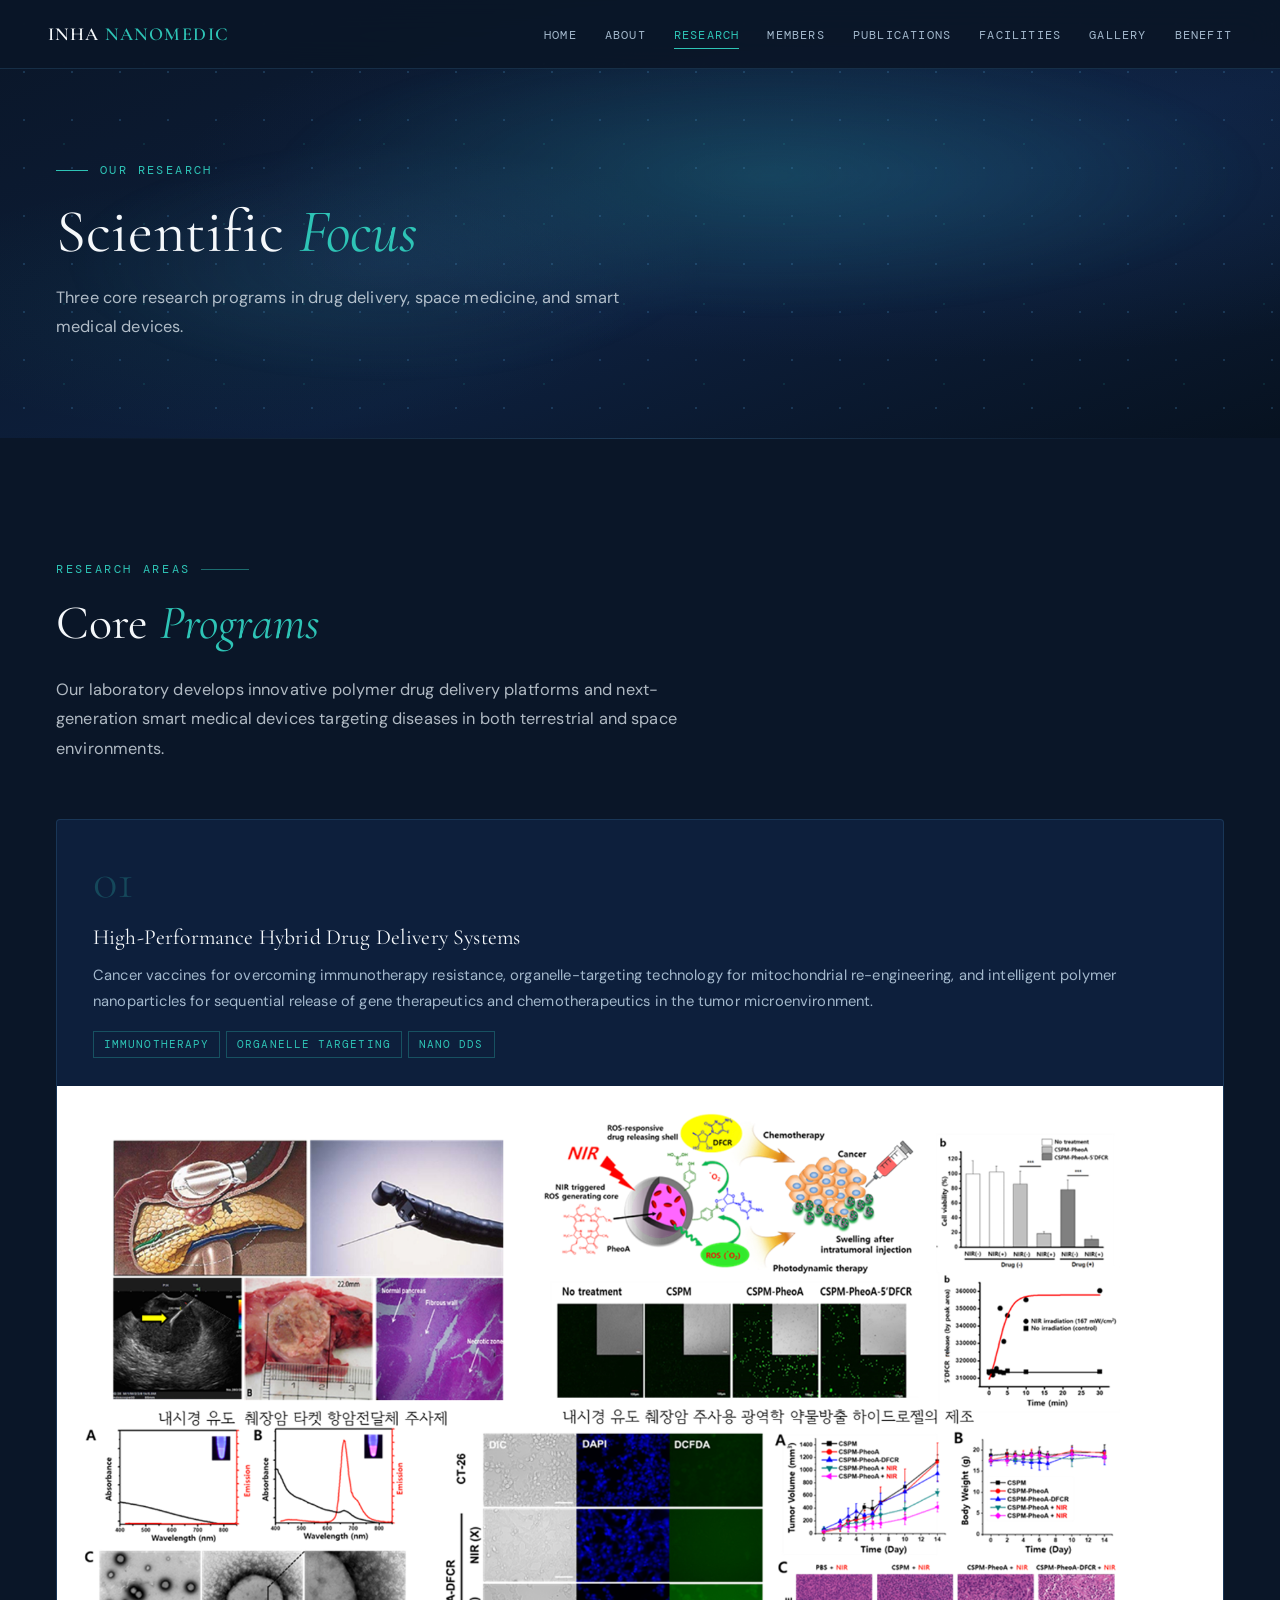
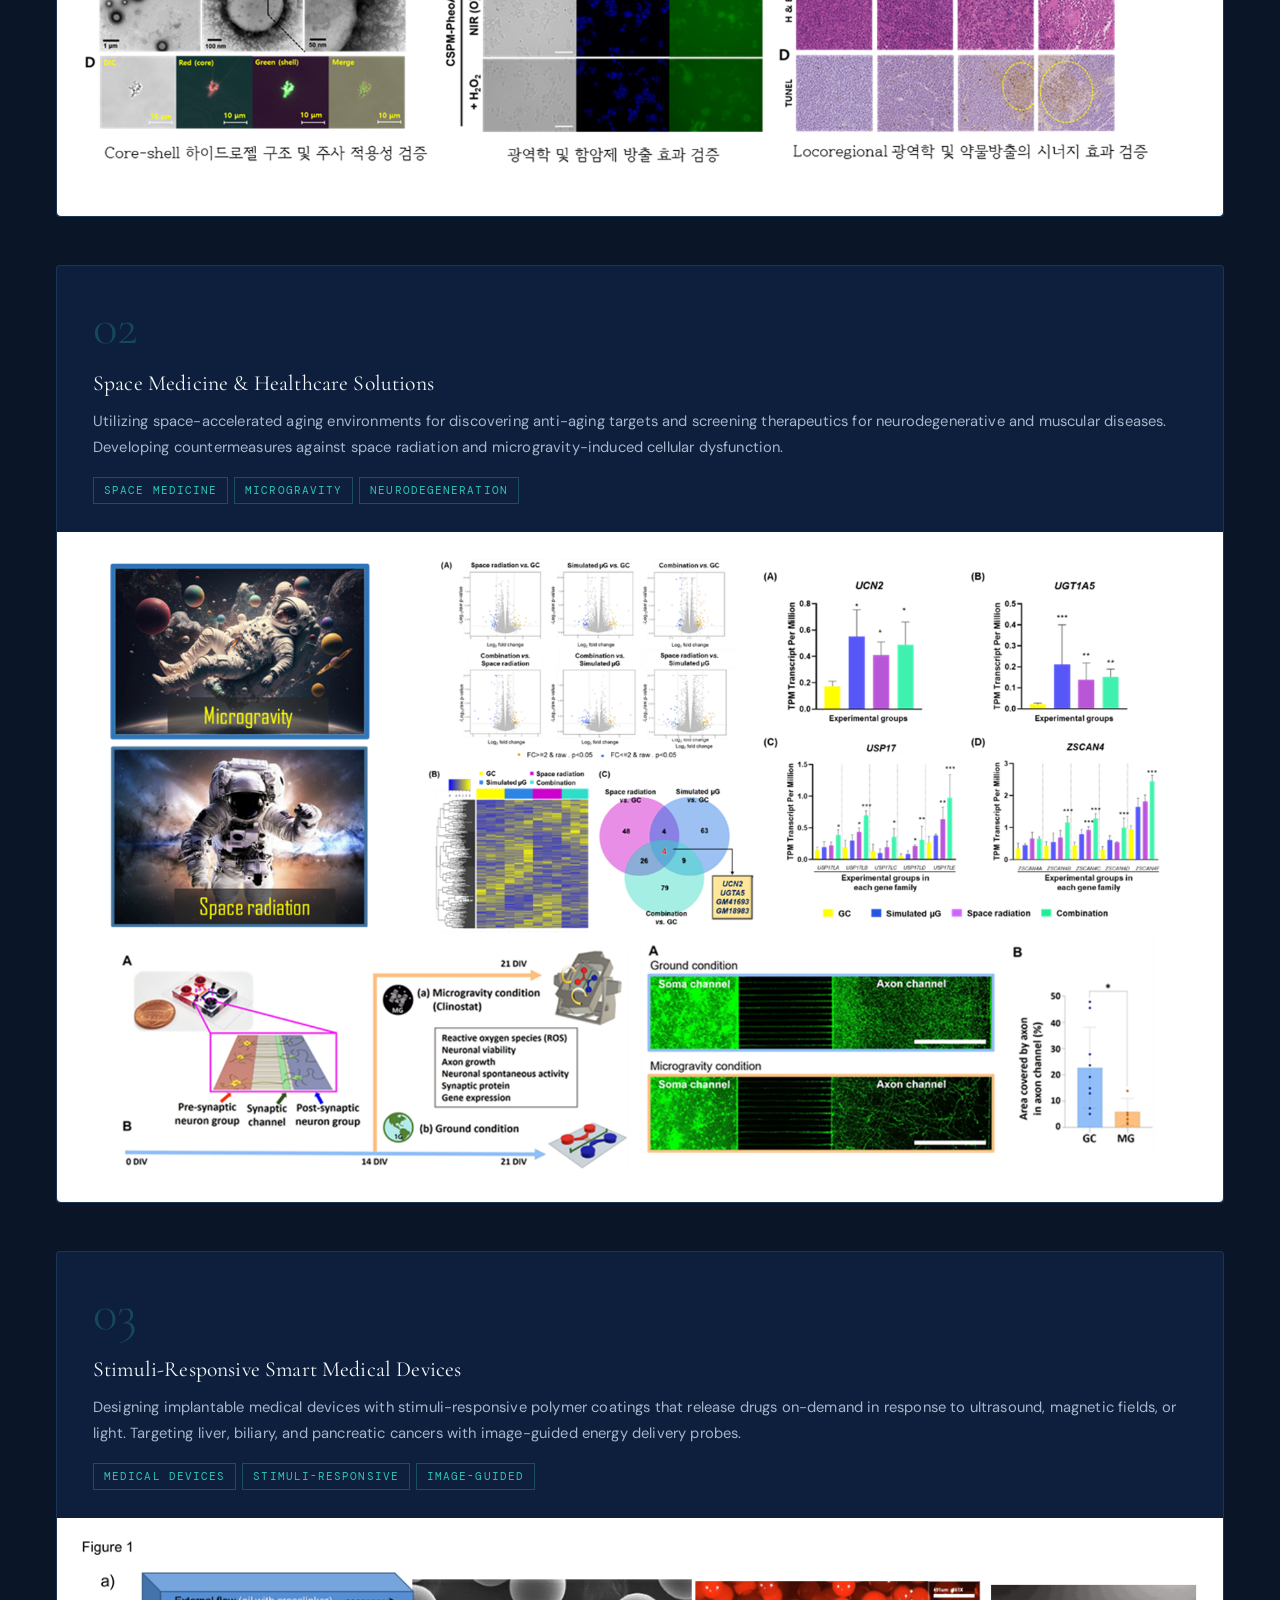
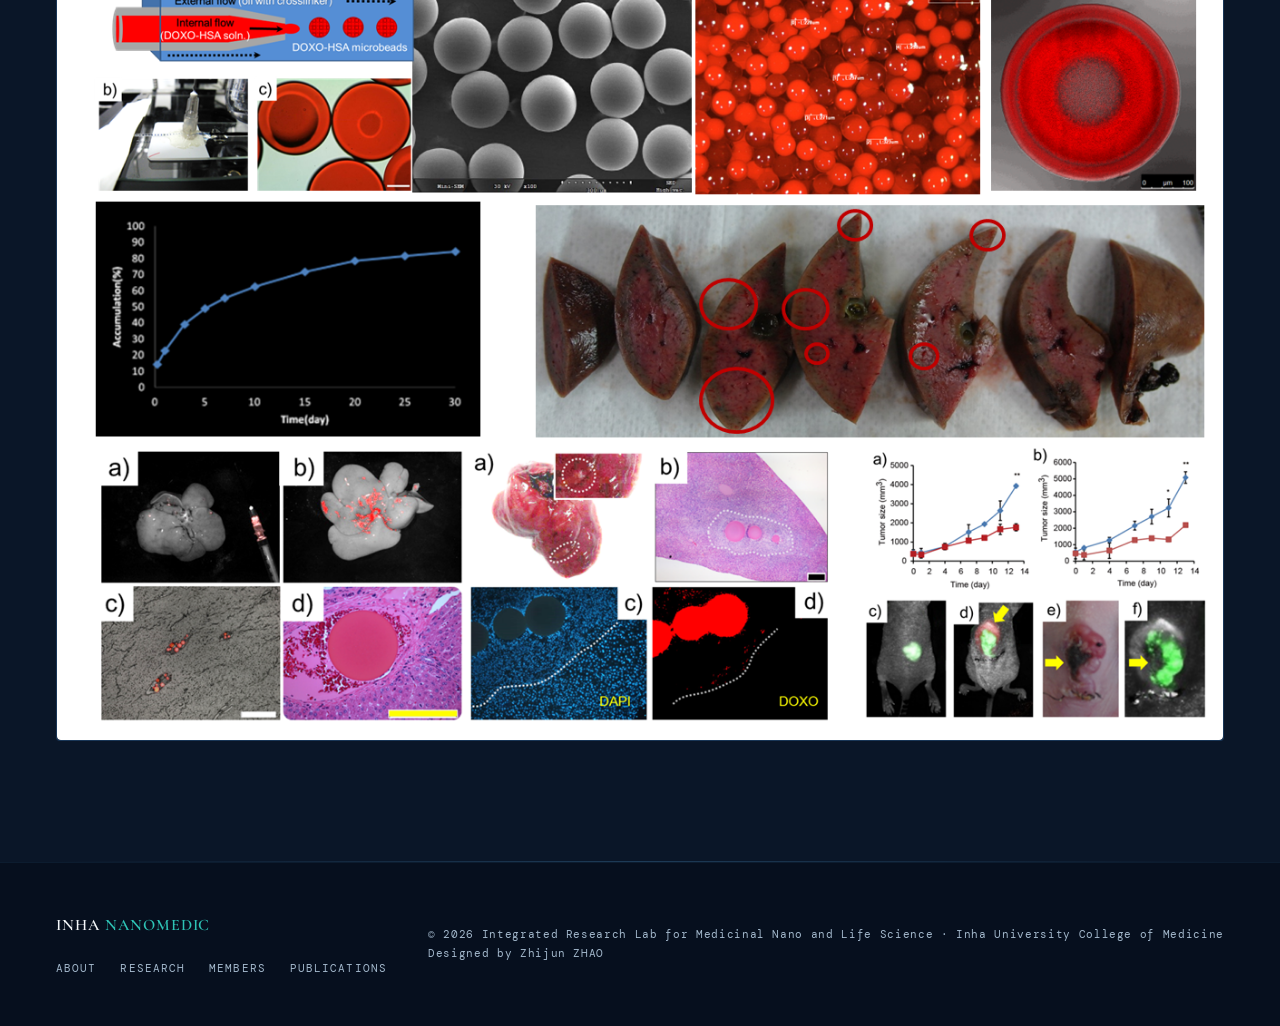
<file: research.html>
<!DOCTYPE html>
<html lang="en">
<head>
  <meta charset="UTF-8">
  <link rel="icon" type="image/svg+xml" href="favicon.svg">
  <meta name="viewport" content="width=device-width, initial-scale=1.0">
  <meta name="description" content="Three core research areas: high-performance drug delivery systems, space medicine, and stimuli-responsive smart medical devices.">
  <title>Research — INHA NANOMEDIC</title>
  <link rel="preconnect" href="https://fonts.googleapis.com">
  <link rel="preconnect" href="https://fonts.gstatic.com" crossorigin>
  <link href="https://fonts.googleapis.com/css2?family=Cormorant+Garamond:ital,wght@0,300;0,400;0,600;1,300;1,400;1,600&family=DM+Mono:wght@400;500&family=DM+Sans:wght@300;400;500&display=swap" rel="stylesheet">
  <link rel="stylesheet" href="css/style.css">
</head>
<body>

  <!-- ═══ NAVIGATION ═══ -->
  <nav>
    <a class="nav-logo" href="index.html">INHA <span>NANOMEDIC</span></a>
    <button class="nav-toggle" aria-label="Menu"><span></span><span></span><span></span></button>
    <ul class="nav-links">
      <li><a href="index.html">Home</a></li>
      <li><a href="about.html">About</a></li>
      <li><a href="research.html" class="active">Research</a></li>
      <li><a href="member.html">Members</a></li>
      <li><a href="publication-patent.html">Publications</a></li>
      <li><a href="lab-facilities.html">Facilities</a></li>
      <li><a href="lab-activities.html">Gallery</a></li>
      <li><a href="benefit.html">Benefit</a></li>
      <!-- <li><a href="news-notice.html">News</a></li> -->
    </ul>
  </nav>

  <!-- ═══ PAGE HERO ═══ -->
  <header class="page-hero">
    <div class="page-hero-bg"></div>
    <div class="page-hero-dots"></div>
    <div class="page-hero-content fade-in">
      <div class="hero-tag">Our Research</div>
      <h1>Scientific <em>Focus</em></h1>
      <p>Three core research programs in drug delivery, space medicine, and smart medical devices.</p>
    </div>
  </header>

  <div class="divider"></div>

  <!-- ═══ RESEARCH GRID ═══ -->
  <section class="research" style="background: var(--navy);">
    <div class="section-label">Research Areas</div>
    <h2 class="section-title">Core <em>Programs</em></h2>
    <p class="section-subtitle">Our laboratory develops innovative polymer drug delivery platforms and next-generation smart medical devices targeting diseases in both terrestrial and space environments.</p>

    <div class="research-grid">

      <div class="research-card fade-in">
        <div class="card-num">01</div>
        <h3 class="card-title">High-Performance Hybrid Drug Delivery Systems</h3>
        <p class="card-desc">Cancer vaccines for overcoming immunotherapy resistance, organelle-targeting technology for mitochondrial re-engineering, and intelligent polymer nanoparticles for sequential release of gene therapeutics and chemotherapeutics in the tumor microenvironment.</p>
        <div class="card-tags">
          <span class="tag">Immunotherapy</span>
          <span class="tag">Organelle Targeting</span>
          <span class="tag">Nano DDS</span>
        </div>
        <img src="assets/images/research/research-01-dds.png?v=3" alt="Drug Delivery Systems Research" class="card-img">
      </div>

      <div class="research-card fade-in">
        <div class="card-num">02</div>
        <h3 class="card-title">Space Medicine &amp; Healthcare Solutions</h3>
        <p class="card-desc">Utilizing space-accelerated aging environments for discovering anti-aging targets and screening therapeutics for neurodegenerative and muscular diseases. Developing countermeasures against space radiation and microgravity-induced cellular dysfunction.</p>
        <div class="card-tags">
          <span class="tag">Space Medicine</span>
          <span class="tag">Microgravity</span>
          <span class="tag">Neurodegeneration</span>
        </div>
        <img src="assets/images/research/research-02-space.png?v=3" alt="Space Medicine Research" class="card-img">
      </div>

      <div class="research-card fade-in">
        <div class="card-num">03</div>
        <h3 class="card-title">Stimuli-Responsive Smart Medical Devices</h3>
        <p class="card-desc">Designing implantable medical devices with stimuli-responsive polymer coatings that release drugs on-demand in response to ultrasound, magnetic fields, or light. Targeting liver, biliary, and pancreatic cancers with image-guided energy delivery probes.</p>
        <div class="card-tags">
          <span class="tag">Medical Devices</span>
          <span class="tag">Stimuli-Responsive</span>
          <span class="tag">Image-Guided</span>
        </div>
        <img src="assets/images/research/research-03-devices.png?v=3" alt="Smart Medical Devices Research" class="card-img">
      </div>

    </div>
  </section>

  <div class="divider"></div>

  <!-- ═══ FOOTER ═══ -->
  <footer>
    <div class="footer-inner">
      <div>
        <div class="footer-logo">INHA <span>NANOMEDIC</span></div>
        <div class="footer-links">
          <a href="about.html">About</a><a href="research.html">Research</a><a href="member.html">Members</a><a href="publication-patent.html">Publications</a>
        </div>
      </div>
      <div class="footer-copy">&copy; 2026 Integrated Research Lab for Medicinal Nano and Life Science &middot; Inha University College of Medicine<br>Designed by Zhijun ZHAO</div>
    </div>
  </footer>

  <script src="js/main.js"></script>
</body>
</html>
</file>
<file: css/style.css>
/* ═══════════════════════════════════════════════════════
   INHA NANOMEDIC LAB — Global Stylesheet
   Design: Dark navy + teal accent, editorial typography
   v2.0 — Readability & design improvements
   ═══════════════════════════════════════════════════════ */

/* ── VARIABLES ── */
:root {
  --navy: #0a1628;
  --deep: #0d1f3c;
  --blue: #1a3a6b;
  --accent: #4a90c4;
  --teal: #2ec4b6;
  --teal-dark: #22a89c;
  --gold: #c9a84c;
  --light: #e8f0f7;
  --muted: #a3b8cc;
  --white: #f5f8fb;
  --border: rgba(74,144,196,0.20);
  --border-light: rgba(74,144,196,0.1);
  --card-bg: rgba(74,144,196,0.04);
  --card-hover: rgba(74,144,196,0.09);
  --text-primary: #f5f8fb;
  --text-secondary: rgba(232,240,247,0.75);
  --text-dim: rgba(232,240,247,0.65);
  --nav-height: 62px;
}

/* ── RESET ── */
*, *::before, *::after { margin: 0; padding: 0; box-sizing: border-box; }
html { scroll-behavior: smooth; }

body {
  font-family: 'DM Sans', sans-serif;
  background: var(--navy);
  color: var(--white);
  overflow-x: hidden;
  line-height: 1.75;
  letter-spacing: 0.01em;
}

a { color: inherit; text-decoration: none; }
img { max-width: 100%; display: block; }
ul, ol { list-style: none; }

/* ── SCROLLBAR ── */
::-webkit-scrollbar { width: 8px; }
::-webkit-scrollbar-track { background: var(--navy); }
::-webkit-scrollbar-thumb { background: var(--blue); border-radius: 4px; }
::-webkit-scrollbar-thumb:hover { background: var(--accent); }

/* ── NAVIGATION ── */
nav {
  position: fixed; top: 0; left: 0; right: 0; z-index: 1000;
  display: flex; align-items: center; justify-content: space-between;
  padding: 18px 48px;
  background: rgba(10,22,40,0.92);
  backdrop-filter: blur(16px);
  -webkit-backdrop-filter: blur(16px);
  border-bottom: 1px solid var(--border);
  transition: padding 0.3s, background 0.3s;
}
nav.scrolled {
  padding: 12px 48px;
  background: rgba(10,22,40,0.97);
}

.nav-logo {
  font-family: 'Cormorant Garamond', serif;
  font-size: 1.15rem; font-weight: 600; letter-spacing: 0.08em;
  color: var(--white);
  text-decoration: none;
}
.nav-logo span { color: var(--teal); }

.nav-links { display: flex; gap: 28px; list-style: none; }
.nav-links a {
  font-family: 'DM Mono', monospace;
  font-size: 0.75rem; letter-spacing: 0.1em; text-transform: uppercase;
  color: var(--muted); text-decoration: none;
  transition: color 0.2s;
  position: relative;
  padding: 4px 0;
}
.nav-links a:hover,
.nav-links a.active { color: var(--teal); }
.nav-links a.active::after {
  content: ''; position: absolute; bottom: -2px; left: 0; right: 0;
  height: 1px; background: var(--teal);
}

/* Hamburger */
.nav-toggle {
  display: none; cursor: pointer; background: none; border: none;
  flex-direction: column; gap: 5px; padding: 4px;
}
.nav-toggle span {
  display: block; width: 22px; height: 1.5px;
  background: var(--white); transition: all 0.3s;
}
.nav-toggle.open span:nth-child(1) { transform: rotate(45deg) translate(4px, 4px); }
.nav-toggle.open span:nth-child(2) { opacity: 0; }
.nav-toggle.open span:nth-child(3) { transform: rotate(-45deg) translate(4px, -4px); }

/* ── PAGE HERO (inner pages) ── */
.page-hero {
  padding: 160px 56px 96px;
  position: relative; overflow: hidden;
  background: var(--navy);
}
.page-hero-bg {
  position: absolute; inset: 0; z-index: 0;
  background:
    radial-gradient(ellipse 80% 60% at 70% 40%, rgba(26,58,107,0.45) 0%, transparent 70%),
    radial-gradient(ellipse 50% 50% at 20% 70%, rgba(46,196,182,0.06) 0%, transparent 60%),
    linear-gradient(160deg, #0a1628 0%, #0d1f3c 60%, #071220 100%);
}
.page-hero-bg::after {
  content: '';
  position: absolute; inset: 0;
  background:
    radial-gradient(ellipse 65% 55% at 60% 40%, rgba(46,196,182,0.18) 0%, transparent 60%),
    radial-gradient(ellipse 50% 55% at 30% 60%, rgba(74,144,196,0.15) 0%, transparent 50%);
  animation: nebulaShift 25s ease-in-out infinite alternate;
  will-change: opacity, transform;
}
.page-hero-dots {
  position: absolute; inset: 0; z-index: 1;
  background-image:
    radial-gradient(circle, rgba(74,144,196,0.25) 1px, transparent 1px),
    radial-gradient(circle, rgba(46,196,182,0.12) 1px, transparent 1px);
  background-size: 48px 48px, 80px 80px;
  background-position: 0 0, 24px 24px;
  animation: drift 25s linear infinite;
  will-change: background-position;
}
@keyframes drift { to { background-position: 48px 48px, 72px 72px; } }

.page-hero-content { position: relative; z-index: 2; max-width: 800px; }
.page-hero .hero-tag {
  font-family: 'DM Mono', monospace;
  font-size: 0.75rem; letter-spacing: 0.2em; text-transform: uppercase;
  color: var(--teal); margin-bottom: 16px;
  display: flex; align-items: center; gap: 12px;
}
.page-hero .hero-tag::before {
  content: ''; display: block; width: 32px; height: 1px; background: var(--teal);
}
.page-hero h1 {
  font-family: 'Cormorant Garamond', serif;
  font-size: clamp(2.4rem, 5vw, 3.8rem);
  font-weight: 400; line-height: 1.15;
  margin-bottom: 16px;
}
.page-hero h1 em { font-style: italic; color: var(--teal); }
.page-hero p {
  font-size: 1.02rem; line-height: 1.8;
  color: var(--text-secondary); max-width: 600px;
}

/* ── FULL HERO (home page) ── */
.hero {
  min-height: 100vh;
  display: flex; align-items: center;
  position: relative; overflow: hidden;
  padding: 120px 56px 80px;
}
.hero-bg {
  position: absolute; inset: 0; z-index: 0;
  background:
    radial-gradient(ellipse 80% 60% at 70% 40%, rgba(26,58,107,0.55) 0%, transparent 70%),
    radial-gradient(ellipse 50% 50% at 20% 70%, rgba(46,196,182,0.08) 0%, transparent 60%),
    linear-gradient(160deg, #0a1628 0%, #0d1f3c 60%, #071220 100%);
}
/* Nebula glow — slow teal/blue color wash */
.hero-bg::after {
  content: '';
  position: absolute; inset: 0;
  background:
    radial-gradient(ellipse 70% 60% at 65% 35%, rgba(46,196,182,0.22) 0%, transparent 65%),
    radial-gradient(ellipse 55% 65% at 25% 65%, rgba(74,144,196,0.18) 0%, transparent 55%),
    radial-gradient(ellipse 40% 40% at 50% 50%, rgba(26,58,107,0.25) 0%, transparent 50%);
  animation: nebulaShift 25s ease-in-out infinite alternate;
  will-change: opacity, transform;
}
@keyframes nebulaShift {
  0% { opacity: 0.6; transform: scale(1) translate(0, 0); }
  33% { opacity: 1; transform: scale(1.08) translate(2%, -1%); }
  66% { opacity: 0.75; transform: scale(0.95) translate(-2%, 1%); }
  100% { opacity: 1; transform: scale(1.05) translate(1%, 2%); }
}
.hero-dots {
  position: absolute; inset: 0; z-index: 1;
  background-image:
    radial-gradient(circle, rgba(74,144,196,0.35) 1px, transparent 1px),
    radial-gradient(circle, rgba(46,196,182,0.2) 1px, transparent 1px);
  background-size: 48px 48px, 80px 80px;
  background-position: 0 0, 24px 24px;
  animation: drift 20s linear infinite;
  will-change: background-position;
}
.hero-content { position: relative; z-index: 2; max-width: 700px; }
.hero-tag {
  font-family: 'DM Mono', monospace;
  font-size: 0.75rem; letter-spacing: 0.2em; text-transform: uppercase;
  color: var(--teal); margin-bottom: 20px;
  display: flex; align-items: center; gap: 12px;
}
.hero-tag::before {
  content: ''; display: block; width: 32px; height: 1px; background: var(--teal);
}
.hero h1 {
  font-family: 'Cormorant Garamond', serif;
  font-size: clamp(2.8rem, 6vw, 4.8rem);
  font-weight: 400; line-height: 1.15;
  margin-bottom: 12px;
}
.hero h1 em { font-style: italic; color: var(--teal); }
.hero h2 {
  font-family: 'Cormorant Garamond', serif;
  font-size: clamp(1.1rem, 2.5vw, 1.6rem);
  font-weight: 300; color: var(--muted);
  margin-bottom: 32px; line-height: 1.5;
}
.hero p {
  font-size: 1.02rem; line-height: 1.8;
  color: var(--text-secondary); max-width: 520px; margin-bottom: 40px;
}
.hero-ctas { display: flex; gap: 16px; flex-wrap: wrap; }

/* ── STATS BAR ── */
.stats-bar {
  display: grid; grid-template-columns: repeat(3, 1fr);
  background: var(--deep); border-top: 1px solid var(--border);
  border-bottom: 1px solid var(--border);
}
.stat-item {
  padding: 32px 48px; text-align: center;
  border-right: 1px solid var(--border);
}
.stat-item:last-child { border-right: none; }
.stat-number {
  font-family: 'Cormorant Garamond', serif;
  font-size: 2.8rem; font-weight: 300; color: var(--teal);
  line-height: 1; margin-bottom: 6px;
}
.stat-label {
  font-family: 'DM Mono', monospace; font-size: 0.72rem;
  letter-spacing: 0.15em; text-transform: uppercase; color: var(--muted);
}

/* ── BUTTONS ── */
.btn-primary {
  padding: 14px 32px;
  background: var(--teal); color: var(--navy);
  font-family: 'DM Mono', monospace; font-size: 0.75rem;
  letter-spacing: 0.12em; text-transform: uppercase;
  border: none; cursor: pointer; text-decoration: none;
  display: inline-block; font-weight: 500;
  clip-path: polygon(8px 0%, 100% 0%, calc(100% - 8px) 100%, 0% 100%);
  transition: background 0.2s, transform 0.15s;
}
.btn-primary:hover { background: var(--teal-dark); transform: translateY(-2px); }
.btn-primary:focus-visible { outline: 2px solid var(--teal); outline-offset: 4px; }

.btn-outline {
  padding: 13px 32px;
  background: transparent; color: var(--accent);
  font-family: 'DM Mono', monospace; font-size: 0.75rem;
  letter-spacing: 0.12em; text-transform: uppercase;
  border: 1px solid rgba(74,144,196,0.45); cursor: pointer;
  text-decoration: none; display: inline-block;
  transition: border-color 0.2s, color 0.2s;
}
.btn-outline:hover { border-color: var(--accent); color: var(--white); }
.btn-outline:focus-visible { outline: 2px solid var(--accent); outline-offset: 4px; }

.btn-small {
  padding: 8px 20px;
  font-size: 0.68rem;
}

/* ── SECTION BASE ── */
section { padding: 120px 56px; }
.section-label {
  font-family: 'DM Mono', monospace;
  font-size: 0.75rem; letter-spacing: 0.22em; text-transform: uppercase;
  color: var(--teal); margin-bottom: 16px;
  display: flex; align-items: center; gap: 10px;
}
.section-label::after {
  content: ''; flex: 0 0 48px; height: 1px; background: var(--teal); opacity: 0.5;
}
.section-title {
  font-family: 'Cormorant Garamond', serif;
  font-size: clamp(2rem, 4vw, 3rem); font-weight: 400;
  line-height: 1.15; margin-bottom: 24px;
}
.section-title em { font-style: italic; color: var(--teal); }
.section-subtitle {
  font-size: 1.02rem; color: var(--text-secondary);
  max-width: 640px; line-height: 1.8; margin-bottom: 48px;
}

/* ── DIVIDER ── */
.divider {
  height: 1px;
  background: linear-gradient(90deg, transparent, rgba(74,144,196,0.3), transparent);
  margin: 0 56px;
}

/* ══════════════════════════════════════════════════
   DIRECTOR'S MANIFESTO — bilingual pull-quote
   ══════════════════════════════════════════════════ */
.manifesto {
  background: var(--deep);
  padding: 120px 56px;
  position: relative;
  overflow: hidden;
}
.manifesto::before {
  content: '';
  position: absolute;
  top: 50%; left: 50%;
  width: 820px; height: 820px;
  transform: translate(-50%, -50%);
  background: radial-gradient(circle at center,
    rgba(46,196,182,0.06) 0%,
    transparent 60%);
  pointer-events: none;
  z-index: 0;
}
.manifesto-inner {
  max-width: 900px;
  margin: 0 auto;
  position: relative;
  z-index: 1;
  text-align: center;
}
.manifesto-meta {
  display: flex;
  align-items: center;
  justify-content: center;
  gap: 16px;
  margin-bottom: 56px;
  flex-wrap: wrap;
  font-family: 'DM Mono', monospace;
  font-size: 0.68rem;
  letter-spacing: 0.22em;
  text-transform: uppercase;
  color: var(--muted);
}
.manifesto-meta .meta-ko {
  color: var(--teal);
  font-family: 'Cormorant Garamond', serif;
  font-size: 0.95rem;
  letter-spacing: 0.04em;
  text-transform: none;
  font-style: italic;
}
.manifesto-meta .meta-author {
  color: rgba(255,255,255,0.55);
}
.manifesto-meta .meta-rule {
  flex: 0 0 40px;
  height: 1px;
  background: rgba(46,196,182,0.4);
}
.manifesto-text {
  font-family: 'Cormorant Garamond', serif;
  font-size: clamp(1.5rem, 3.2vw, 2.4rem);
  font-weight: 300;
  font-style: italic;
  line-height: 1.55;
  color: var(--white);
  margin: 0 0 40px;
  padding: 0;
  position: relative;
  letter-spacing: -0.005em;
}
.manifesto-text::before,
.manifesto-text::after {
  content: '';
  display: block;
  width: 40px;
  height: 1px;
  background: var(--teal);
  margin: 0 auto 28px;
}
.manifesto-text::after {
  margin: 28px auto 0;
}
.manifesto-text strong {
  font-weight: 400;
  color: var(--teal);
  font-style: italic;
}
.manifesto-translation {
  font-family: 'DM Sans', sans-serif;
  font-size: 1rem;
  line-height: 1.85;
  color: rgba(255,255,255,0.62);
  max-width: 640px;
  margin: 0 auto 48px;
  font-weight: 300;
}
.manifesto-cta {
  display: inline-block;
}

/* ══════════════════════════════════════════════════
   TEAM STRIP — avatar constellation
   ══════════════════════════════════════════════════ */
.team-strip {
  background: var(--navy);
  padding: 72px 56px 88px;
  border-top: 1px solid var(--border);
  text-align: center;
}
.team-strip-inner { max-width: 1200px; margin: 0 auto; }
.team-strip-meta {
  display: flex; align-items: center; justify-content: center;
  gap: 20px; margin-bottom: 40px; flex-wrap: wrap;
  font-family: 'DM Mono', monospace; font-size: 0.68rem;
  letter-spacing: 0.24em; text-transform: uppercase; color: var(--muted);
}
.team-strip-label { color: var(--teal); }
.team-strip-rule { flex: 0 0 48px; height: 1px; background: rgba(46,196,182,0.4); }
.team-strip-count {
  font-family: 'Cormorant Garamond', serif;
  font-size: 0.95rem; font-style: italic;
  text-transform: none; letter-spacing: 0.02em;
  color: rgba(255,255,255,0.65);
}
.team-avatars {
  display: flex; justify-content: center; align-items: center;
  gap: 0; flex-wrap: nowrap; padding: 0 20px;
  margin-bottom: 28px; text-decoration: none;
}
.team-avatar {
  display: inline-block;
  width: 64px; height: 64px;
  border-radius: 50%;
  background-size: cover; background-position: center;
  border: 2px solid var(--navy);
  box-shadow: 0 0 0 1px rgba(46,196,182,0.25);
  margin-left: -12px;
  position: relative;
  transition: transform 0.35s cubic-bezier(0.2,0,0.1,1), box-shadow 0.35s ease, filter 0.3s ease, opacity 0.15s ease;
  cursor: pointer;
  filter: saturate(0.85) brightness(0.9);
}
.team-avatar:first-child { margin-left: 0; }
.team-avatars:hover .team-avatar { opacity: 0.45; transition: opacity 0.3s; }
.team-avatar:hover {
  transform: translateY(-12px) scale(1.12);
  box-shadow: 0 0 0 2px var(--teal), 0 8px 24px rgba(0,0,0,0.5);
  z-index: 10; opacity: 1 !important;
  filter: saturate(1.05) brightness(1);
}
.team-avatar::after {
  content: attr(data-name);
  position: absolute;
  bottom: calc(100% + 12px); left: 50%;
  transform: translateX(-50%) translateY(6px);
  font-family: 'DM Mono', monospace;
  font-size: 0.66rem; letter-spacing: 0.12em;
  text-transform: uppercase;
  color: var(--teal); background: var(--deep);
  padding: 6px 12px;
  border: 1px solid rgba(46,196,182,0.3);
  white-space: nowrap;
  opacity: 0; pointer-events: none;
  transition: opacity 0.2s ease, transform 0.25s ease;
  z-index: 20;
}
.team-avatar:hover::after {
  opacity: 1;
  transform: translateX(-50%) translateY(0);
}
.team-strip-cta {
  display: inline-block;
  font-family: 'DM Mono', monospace;
  font-size: 0.72rem;
  letter-spacing: 0.18em;
  text-transform: uppercase;
  color: var(--teal);
  border-bottom: 1px solid rgba(46,196,182,0.4);
  padding-bottom: 4px;
  transition: color 0.3s, border-color 0.3s;
}
.team-strip-cta:hover {
  color: var(--white);
  border-bottom-color: var(--teal);
}

/* ══════════════════════════════════════════════════
   RESEARCH PILLAR BANDS — Mission Control aesthetic
   ══════════════════════════════════════════════════ */
.pillar-bands {
  background: var(--navy);
  padding: 0;
  display: flex;
  flex-direction: column;
}
.pillar-band {
  position: relative;
  display: flex;
  align-items: center;
  padding: 72px 56px;
  min-height: 240px;
  overflow: hidden;
  transition: background 0.5s ease, min-height 0.4s ease;
  text-decoration: none;
  color: inherit;
  border-bottom: 1px solid var(--border);
}
.pillar-band:last-child { border-bottom: none; }
.pillar-band:hover { background: rgba(46,196,182,0.04); }

/* SIGNATURE band — Space Medicine */
.pillar-band--signature {
  min-height: 320px;
  background: linear-gradient(180deg, rgba(46,196,182,0.025) 0%, rgba(74,144,196,0.04) 100%);
  border-top: 1px solid rgba(46,196,182,0.25);
  border-bottom: 1px solid rgba(46,196,182,0.25);
}
.pillar-band--signature:hover {
  background: linear-gradient(180deg, rgba(46,196,182,0.06) 0%, rgba(74,144,196,0.08) 100%);
}
.pillar-band--signature .pillar-band-ko {
  font-size: clamp(2.4rem, 5.5vw, 4.6rem);
  letter-spacing: -0.02em;
}
.pillar-band-badge {
  position: absolute;
  top: 24px;
  left: 56px;
  font-family: 'DM Mono', monospace;
  font-size: 0.62rem;
  letter-spacing: 0.28em;
  text-transform: uppercase;
  color: var(--teal);
  padding: 6px 12px 6px 0;
  border-bottom: 1px solid rgba(46,196,182,0.4);
  z-index: 3;
}

/* Big numeral — appears stronger on hover */
.pillar-band-bignum {
  position: absolute;
  right: 56px; top: 50%;
  transform: translateY(-50%);
  font-family: 'Cormorant Garamond', serif;
  font-size: 11rem; font-weight: 300; font-style: italic;
  color: transparent;
  -webkit-text-stroke: 1px rgba(46,196,182,0.18);
  line-height: 1;
  pointer-events: none; user-select: none;
  z-index: 1;
  transition: -webkit-text-stroke 0.5s ease, transform 0.5s ease;
  letter-spacing: -0.04em;
}
.pillar-band:hover .pillar-band-bignum {
  -webkit-text-stroke: 1.5px rgba(46,196,182,0.5);
  transform: translateY(-50%) translateX(-8px);
}
.pillar-band--signature .pillar-band-bignum {
  font-size: 15rem;
  -webkit-text-stroke: 1px rgba(46,196,182,0.25);
}

.pillar-band-num {
  font-family: 'DM Mono', monospace;
  font-size: 0.68rem;
  letter-spacing: 0.28em;
  text-transform: uppercase;
  color: var(--teal);
  min-width: 44px;
  flex: 0 0 auto;
  opacity: 0.8;
  position: relative; z-index: 2;
  padding: 4px 10px 4px 0;
  border-right: 1px solid rgba(46,196,182,0.3);
  margin-right: 8px;
}
.pillar-band-title {
  flex: 1;
  padding: 0 40px;
  max-width: 680px;
  position: relative; z-index: 2;
}
.pillar-band-ko {
  font-family: 'Cormorant Garamond', serif;
  font-size: clamp(1.9rem, 4.2vw, 3.2rem);
  font-style: italic; font-weight: 300;
  color: var(--white);
  line-height: 1.05;
  margin-bottom: 14px;
  letter-spacing: -0.01em;
  transition: color 0.4s ease, transform 0.4s ease;
}
.pillar-band-ko em {
  font-style: italic; font-weight: 300;
  color: rgba(46,196,182,0.85);
}
.pillar-band:hover .pillar-band-ko {
  color: var(--teal);
  transform: translateX(8px);
}
.pillar-band-en {
  font-family: 'DM Mono', monospace;
  font-size: 0.7rem;
  letter-spacing: 0.24em; text-transform: uppercase;
  color: var(--muted);
  margin-bottom: 14px;
  padding-bottom: 10px;
  border-bottom: 1px solid rgba(163,184,204,0.15);
  display: inline-block;
  padding-right: 40px;
  transition: color 0.4s ease, border-color 0.4s ease;
}
.pillar-band:hover .pillar-band-en {
  color: var(--teal);
  border-bottom-color: rgba(46,196,182,0.5);
}
.pillar-band-desc {
  font-family: 'DM Sans', sans-serif;
  font-size: 0.98rem;
  line-height: 1.75;
  color: rgba(255,255,255,0.58);
  max-width: 540px;
  font-weight: 300;
  transition: color 0.4s ease;
}
.pillar-band:hover .pillar-band-desc {
  color: rgba(255,255,255,0.9);
}

.pillar-band-motion {
  position: absolute;
  inset: 0;
  z-index: 0;
  opacity: 0.35;
  pointer-events: none;
  transition: opacity 0.5s ease, animation-duration 0.5s ease;
}
.pillar-band:hover .pillar-band-motion { opacity: 0.8; }
.pillar-band--signature .pillar-band-motion { opacity: 0.55; }
.pillar-band--signature:hover .pillar-band-motion { opacity: 1; }

.pillar-band-motion--particles {
  background-image:
    radial-gradient(circle, rgba(46,196,182,0.3) 1.5px, transparent 2px),
    radial-gradient(circle, rgba(74,144,196,0.2) 1px, transparent 1.5px);
  background-size: 90px 90px, 130px 130px;
  background-position: 0 0, 45px 65px;
  animation: particleDrift 30s linear infinite;
}
.pillar-band:hover .pillar-band-motion--particles { animation-duration: 12s; }
@keyframes particleDrift {
  to { background-position: 90px 90px, 175px 195px; }
}

.pillar-band-motion--orbit {
  background-image:
    radial-gradient(ellipse 140% 70% at 50% 120%, transparent 49.5%, rgba(46,196,182,0.4) 50%, rgba(46,196,182,0.4) 50.25%, transparent 50.8%),
    radial-gradient(ellipse 110% 55% at 50% 135%, transparent 49.6%, rgba(74,144,196,0.25) 50%, rgba(74,144,196,0.25) 50.2%, transparent 50.6%),
    radial-gradient(ellipse 160% 80% at 50% 110%, transparent 49.7%, rgba(46,196,182,0.15) 50%, rgba(46,196,182,0.15) 50.12%, transparent 50.4%);
  animation: orbitPulse 12s ease-in-out infinite;
}
.pillar-band:hover .pillar-band-motion--orbit { animation-duration: 5s; }
@keyframes orbitPulse {
  0%, 100% { opacity: 0.4; }
  50% { opacity: 1; }
}

.pillar-band-motion--pulse {
  background-image: radial-gradient(circle at 88% 50%, rgba(46,196,182,0.45) 0%, transparent 12%);
  animation: devicePulse 2.2s ease-in-out infinite;
}
.pillar-band:hover .pillar-band-motion--pulse { animation-duration: 0.8s; }
@keyframes devicePulse {
  0%, 65%, 100% { opacity: 0.3; }
  15% { opacity: 0.95; }
  30% { opacity: 0.6; }
}

.pillar-band-arrow {
  font-family: 'DM Mono', monospace;
  font-size: 1.3rem;
  color: var(--teal);
  flex: 0 0 auto;
  transition: transform 0.4s ease, opacity 0.4s ease;
  opacity: 0.5;
  position: relative; z-index: 2;
  margin-left: auto;
}
.pillar-band:hover .pillar-band-arrow {
  transform: translateX(14px);
  opacity: 1;
}

/* ══════════════════════════════════════════════════
   HERO TELEMETRY — mission-control live readout
   ══════════════════════════════════════════════════ */
.hero-telemetry {
  position: absolute;
  bottom: 48px; left: 56px; right: 56px;
  max-width: 780px;
  z-index: 3;
  padding-top: 20px;
  border-top: 1px solid rgba(46,196,182,0.25);
  font-family: 'DM Mono', monospace;
  font-size: 0.68rem;
  letter-spacing: 0.18em;
  text-transform: uppercase;
  color: var(--muted);
  display: flex;
  flex-direction: column;
  gap: 10px;
}
.telemetry-row {
  display: grid;
  grid-template-columns: 56px 1fr;
  gap: 20px;
  align-items: center;
}
.telemetry-label { color: var(--teal); font-weight: 500; }
.telemetry-value {
  color: rgba(255,255,255,0.72);
  letter-spacing: 0.08em;
  text-transform: none;
  font-family: 'DM Sans', sans-serif;
  font-size: 0.82rem;
  overflow: hidden;
  white-space: nowrap;
  display: flex;
  align-items: center;
}
.telemetry-dot {
  display: inline-block;
  width: 7px; height: 7px;
  border-radius: 50%;
  background: var(--teal);
  margin-right: 10px;
  box-shadow: 0 0 0 3px rgba(46,196,182,0.2), 0 0 10px rgba(46,196,182,0.6);
  animation: telemetryBeat 2s ease-in-out infinite;
}
@keyframes telemetryBeat {
  0%, 100% { opacity: 1; transform: scale(1); }
  50% { opacity: 0.5; transform: scale(0.85); }
}
.telemetry-ticker {
  display: inline-flex;
  flex-direction: column;
  height: 1.4em;
  overflow: hidden;
  animation: telemetryCycle 16s ease-in-out infinite;
}
.telemetry-ticker span {
  display: block;
  min-height: 1.4em;
}
@keyframes telemetryCycle {
  0%, 20% { transform: translateY(0); }
  25%, 45% { transform: translateY(-1.4em); }
  50%, 70% { transform: translateY(-2.8em); }
  75%, 95% { transform: translateY(-4.2em); }
  100% { transform: translateY(0); }
}

/* ══════════════════════════════════════════════════
   SITE COORDINATES CARD — replaces generic map
   ══════════════════════════════════════════════════ */
.site-card {
  position: relative;
  aspect-ratio: 4 / 3;
  background: var(--deep);
  border: 1px solid var(--border);
  border-radius: 4px;
  overflow: hidden;
  padding: 28px 32px;
  display: flex;
  flex-direction: column;
  justify-content: space-between;
}
.site-card-grid {
  position: absolute; inset: 0;
  background-image:
    linear-gradient(rgba(46,196,182,0.06) 1px, transparent 1px),
    linear-gradient(90deg, rgba(46,196,182,0.06) 1px, transparent 1px);
  background-size: 40px 40px;
  pointer-events: none;
  mask-image: radial-gradient(ellipse 90% 70% at 60% 45%, black 40%, transparent 85%);
  -webkit-mask-image: radial-gradient(ellipse 90% 70% at 60% 45%, black 40%, transparent 85%);
}
.site-card-meta {
  position: relative; z-index: 2;
  display: flex; justify-content: space-between; align-items: center;
  font-family: 'DM Mono', monospace;
  font-size: 0.64rem;
  letter-spacing: 0.24em;
  text-transform: uppercase;
}
.site-card-label { color: var(--teal); }
.site-card-code { color: var(--muted); }
.site-card-coords {
  position: relative; z-index: 2;
  margin-top: auto;
  padding-top: 28px;
}
.coord-row {
  display: flex; align-items: baseline; gap: 16px;
  border-bottom: 1px dashed rgba(46,196,182,0.15);
  padding: 6px 0;
}
.coord-row:last-of-type { border-bottom: none; }
.coord-label {
  font-family: 'DM Mono', monospace;
  font-size: 0.62rem;
  letter-spacing: 0.24em;
  text-transform: uppercase;
  color: var(--muted);
  flex: 0 0 36px;
}
.coord-value {
  font-family: 'Cormorant Garamond', serif;
  font-size: 1.3rem;
  font-weight: 300;
  color: var(--white);
  font-style: italic;
  letter-spacing: 0.01em;
}
.site-card-marker {
  position: absolute;
  top: 40%; left: 60%;
  transform: translate(-50%, -50%);
  z-index: 3;
  text-align: center;
}
.site-card-crosshair {
  position: relative;
  width: 60px; height: 60px;
}
.crosshair-h, .crosshair-v {
  position: absolute;
  background: rgba(46,196,182,0.6);
}
.crosshair-h {
  top: 50%; left: -18px; right: -18px;
  height: 1px;
  transform: translateY(-50%);
}
.crosshair-v {
  left: 50%; top: -18px; bottom: -18px;
  width: 1px;
  transform: translateX(-50%);
}
.crosshair-dot {
  position: absolute;
  top: 50%; left: 50%;
  width: 8px; height: 8px;
  background: var(--teal);
  border-radius: 50%;
  transform: translate(-50%, -50%);
  box-shadow: 0 0 0 4px rgba(46,196,182,0.2), 0 0 16px rgba(46,196,182,0.6);
  animation: markerPulse 3s ease-in-out infinite;
}
.crosshair-ring {
  position: absolute;
  top: 50%; left: 50%;
  width: 34px; height: 34px;
  border: 1px solid rgba(46,196,182,0.5);
  border-radius: 50%;
  transform: translate(-50%, -50%);
  animation: markerRing 3s ease-out infinite;
}
@keyframes markerPulse {
  0%, 100% { box-shadow: 0 0 0 4px rgba(46,196,182,0.2), 0 0 16px rgba(46,196,182,0.6); }
  50% { box-shadow: 0 0 0 8px rgba(46,196,182,0.15), 0 0 28px rgba(46,196,182,0.9); }
}
@keyframes markerRing {
  0% { width: 14px; height: 14px; opacity: 1; }
  100% { width: 60px; height: 60px; opacity: 0; }
}
.site-card-marker-label {
  position: absolute;
  top: 100%; left: 50%;
  transform: translateX(-50%);
  margin-top: 8px;
  font-family: 'DM Mono', monospace;
  font-size: 0.62rem;
  letter-spacing: 0.16em;
  text-transform: uppercase;
  color: rgba(46,196,182,0.85);
  white-space: nowrap;
}
.site-card-open {
  position: absolute;
  bottom: 20px; right: 24px;
  font-family: 'DM Mono', monospace;
  font-size: 0.64rem;
  letter-spacing: 0.18em;
  text-transform: uppercase;
  color: var(--teal);
  border-bottom: 1px solid rgba(46,196,182,0.4);
  padding-bottom: 2px;
  z-index: 4;
  transition: color 0.3s, border-color 0.3s, transform 0.3s;
}
.site-card-open:hover {
  color: var(--white);
  border-bottom-color: var(--white);
  transform: translateX(3px);
}

/* Responsive — new sections */
@media (max-width: 1024px) {
  .pillar-band { padding: 56px 40px; }
  .pillar-band--signature { min-height: 280px; }
  .pillar-band-bignum { font-size: 9rem; right: 40px; }
  .pillar-band--signature .pillar-band-bignum { font-size: 12rem; }
  .pillar-band-badge { top: 20px; left: 40px; }
  .team-strip { padding: 64px 40px 72px; }
  .team-avatar { width: 56px; height: 56px; margin-left: -10px; }
  .hero-telemetry { left: 40px; right: 40px; bottom: 36px; }
}
@media (max-width: 768px) {
  .pillar-band {
    flex-direction: column;
    align-items: flex-start;
    padding: 56px 22px 48px;
    min-height: auto;
  }
  .pillar-band--signature { min-height: auto; padding-top: 68px; }
  .pillar-band-num {
    position: absolute;
    top: 24px; left: 22px;
    min-width: 0;
    padding: 4px 10px 4px 0;
    margin: 0;
    border-right: none;
    border-bottom: 1px solid rgba(46,196,182,0.3);
  }
  .pillar-band-badge { top: 24px; left: 56px; }
  .pillar-band-title { padding: 32px 0 0; max-width: 100%; }
  .pillar-band-ko { font-size: clamp(1.7rem, 7vw, 2.2rem); }
  .pillar-band--signature .pillar-band-ko { font-size: clamp(2rem, 9vw, 2.8rem); }
  .pillar-band-desc { font-size: 0.95rem; line-height: 1.75; max-width: 100%; }
  .pillar-band-bignum {
    right: 22px; font-size: 6rem; top: 20px; transform: none;
  }
  .pillar-band--signature .pillar-band-bignum { font-size: 7.5rem; }
  .pillar-band:hover .pillar-band-bignum { transform: translateX(-4px); }
  .pillar-band-arrow { display: none; }

  .team-strip { padding: 52px 20px 60px; }
  .team-avatar { width: 44px; height: 44px; margin-left: -8px; border-width: 1.5px; }
  .team-avatar:hover { transform: translateY(-8px) scale(1.18); }
  .team-strip-meta { gap: 12px; font-size: 0.62rem; margin-bottom: 28px; }
  .team-strip-rule { display: none; }
  .team-strip-count { font-size: 0.88rem; }

  /* Hero must stack children vertically on mobile —
     otherwise static telemetry becomes a flex sibling
     of .hero-content and overlaps horizontally */
  .hero { flex-direction: column; align-items: flex-start; justify-content: center; }
  .hero-content { width: 100%; }
  .hero-telemetry {
    position: static;
    width: 100%;
    margin-top: 40px;
    left: auto; right: auto;
    padding: 20px 0 0;
  }
  .telemetry-row { grid-template-columns: 44px 1fr; gap: 14px; }
  .telemetry-value { font-size: 0.78rem; }

  .site-card { aspect-ratio: 5 / 4; padding: 22px 22px; }
  .coord-value { font-size: 1.15rem; }
  .site-card-marker { top: 36%; }
}

/* ── INTRO SECTION ── */
.intro { background: var(--deep); }
.intro-grid {
  display: grid; grid-template-columns: 1fr 1fr; gap: 72px;
  align-items: start; margin-top: 56px;
  max-width: 1200px;
}
.intro-text p {
  font-size: 1.02rem; line-height: 1.9;
  color: var(--text-secondary); margin-bottom: 20px;
}
.intro-pillars { display: flex; flex-direction: column; gap: 20px; }
.pillar {
  padding: 28px 32px;
  border: 1px solid rgba(74,144,196,0.2);
  border-left: 3px solid var(--teal);
  background: var(--card-bg);
  border-radius: 4px;
}
.pillar-title {
  font-family: 'DM Mono', monospace; font-size: 0.75rem;
  letter-spacing: 0.15em; text-transform: uppercase;
  color: var(--teal); margin-bottom: 8px;
}
.pillar p { font-size: 0.95rem; color: var(--muted); line-height: 1.7; }

/* ── RESEARCH CARDS — full-width stacked, landscape ── */
.research { background: var(--navy); }
.research-grid {
  display: grid; grid-template-columns: 1fr; gap: 48px;
  margin-top: 56px;
  max-width: 1200px;
}
.research-card {
  background: var(--deep);
  padding: 0;
  position: relative; overflow: hidden;
  cursor: default;
  border: 1px solid var(--border);
  border-radius: 4px;
  display: flex;
  flex-direction: column;
}

/* Card number — inline above title */
.card-num {
  font-family: 'Cormorant Garamond', serif; font-size: 3.2rem;
  font-weight: 300; color: rgba(46,196,182,0.25);
  line-height: 1; margin: 0 0 16px;
  padding: 36px 36px 0;
}

/* Research image — at bottom of card, white container */
.card-img {
  width: 100%;
  display: block;
  border-radius: 0 0 4px 4px;
  background: #ffffff;
  padding: 16px;
  margin-top: auto;
}

/* Card text content gets padding */
.card-title,
.card-desc,
.card-tags {
  padding-left: 36px;
  padding-right: 36px;
}
.card-tags { padding-bottom: 28px; }
.card-title {
  font-family: 'Cormorant Garamond', serif; font-size: 1.35rem;
  font-weight: 400; margin-bottom: 12px; line-height: 1.3;
}
.card-desc { font-size: 0.92rem; line-height: 1.75; color: var(--muted); }
.card-tags { display: flex; flex-wrap: wrap; gap: 6px; margin-top: 16px; }
.tag {
  font-family: 'DM Mono', monospace; font-size: 0.68rem;
  letter-spacing: 0.1em; text-transform: uppercase;
  padding: 3px 10px; border: 1px solid rgba(46,196,182,0.3);
  color: var(--teal);
}

/* ── PUBLICATIONS ── */
.publications { background: var(--deep); }
.pub-list { margin-top: 56px; display: flex; flex-direction: column; max-width: 1000px; }
.pub-item {
  display: grid; grid-template-columns: 72px 1fr 180px;
  align-items: center; gap: 28px;
  padding: 24px 8px;
  border-bottom: 1px solid var(--border-light);
}
.pub-year {
  font-family: 'DM Mono', monospace; font-size: 0.78rem;
  color: var(--teal); letter-spacing: 0.08em;
}
.pub-title {
  font-size: 0.95rem; line-height: 1.6;
  color: var(--text-primary);
}
.pub-journal {
  font-family: 'DM Mono', monospace; font-size: 0.74rem;
  color: var(--muted); text-align: right; letter-spacing: 0.05em;
}
.pub-more { margin-top: 32px; text-align: center; }

/* Publication category tabs */
.pub-tabs {
  display: flex; gap: 0; margin-top: 40px; margin-bottom: 0;
  border-bottom: 1px solid var(--border);
}
.pub-tab {
  font-family: 'DM Mono', monospace; font-size: 0.75rem;
  letter-spacing: 0.1em; text-transform: uppercase;
  padding: 14px 28px; color: var(--muted);
  cursor: pointer; border: none; background: none;
  border-bottom: 2px solid transparent;
  transition: color 0.2s, border-color 0.2s;
}
.pub-tab:hover { color: var(--white); }
.pub-tab.active {
  color: var(--teal);
  border-bottom-color: var(--teal);
}
.pub-section { display: none; }
.pub-section.active { display: block; }

/* ── MEMBERS ── */
.members { background: var(--navy); }
.members-grid {
  display: grid; grid-template-columns: repeat(4, 1fr); gap: 28px;
  margin-top: 56px;
  max-width: 1200px;
}
.member-card {
  background: var(--deep); padding: 36px 28px; text-align: center;
  border: 1px solid var(--border-light);
  border-radius: 4px;
}

.member-photo {
  width: 100px; height: 100px; border-radius: 50%;
  margin: 0 auto 20px;
  object-fit: cover;
  border: 2px solid rgba(46,196,182,0.3);
  transition: border-color 0.3s, transform 0.2s;
}
.member-card:hover .member-photo {
  border-color: var(--teal);
  transform: scale(1.03);
}
/* member-avatar removed — unused */
.member-name {
  font-family: 'Cormorant Garamond', serif; font-size: 1.25rem;
  margin-bottom: 4px;
}
.member-name-kr {
  font-size: 0.82rem; color: var(--muted); margin-bottom: 8px;
}
.member-role {
  font-family: 'DM Mono', monospace; font-size: 0.72rem;
  letter-spacing: 0.12em; text-transform: uppercase; color: var(--teal);
  margin-bottom: 10px;
}
.member-field { font-size: 0.88rem; color: var(--muted); line-height: 1.5; }
.member-email {
  font-family: 'DM Mono', monospace; font-size: 0.72rem;
  color: var(--accent); margin-top: 8px;
  word-break: break-all;
}

/* ── Graduate students grid — 3-col variant for featured card ── */
.members-grid--grad { grid-template-columns: repeat(3, 1fr); }

/* ── Featured member card — horizontal photo + content layout ── */
.member-card--feature {
  grid-column: 1 / -1;
  display: grid;
  grid-template-columns: 200px 1fr;
  gap: 48px;
  padding: 44px 48px;
  text-align: left;
  align-items: start;
}
.member-card--feature .member-photo {
  width: 180px; height: 180px;
  border-radius: 50%;
  margin: 0;
}
.member-feature-body {
  min-width: 0;
}
.member-card--feature .member-name,
.member-card--feature .member-name-kr,
.member-card--feature .member-role {
  text-align: left;
}
.member-card--feature .member-name {
  font-size: 1.6rem;
  margin-bottom: 2px;
}
.member-card--feature .member-name-kr {
  margin-bottom: 12px;
}
.member-card--feature .member-role {
  margin-bottom: 18px;
}
.member-feature-label {
  display: inline-block;
  font-family: 'DM Mono', monospace;
  font-size: 0.68rem;
  letter-spacing: 0.18em;
  text-transform: uppercase;
  color: var(--teal);
  padding-bottom: 10px;
  border-bottom: 1px solid rgba(46,196,182,0.3);
  margin: 4px 0 18px;
}
.member-feature-list {
  margin: 0;
  padding-left: 18px;
  color: var(--muted);
  font-size: 0.86rem;
  line-height: 1.62;
  column-count: 2;
  column-gap: 40px;
}
.member-feature-list li {
  margin-bottom: 10px;
  break-inside: avoid;
}

/* Responsive — tablet: collapse to stacked photo + content, 2-col for others */
@media (max-width: 1024px) {
  .members-grid--grad { grid-template-columns: repeat(2, 1fr); }
  .member-card--feature {
    grid-template-columns: 1fr;
    gap: 28px;
    padding: 40px 32px;
    text-align: center;
  }
  .member-card--feature .member-photo { margin: 0 auto; }
  .member-card--feature .member-name,
  .member-card--feature .member-name-kr,
  .member-card--feature .member-role {
    text-align: center;
  }
  .member-feature-label {
    display: inline-block;
  }
  .member-feature-list {
    column-count: 1;
    text-align: left;
    max-width: 560px;
    margin: 0 auto;
  }
}
@media (max-width: 768px) {
  .members-grid--grad { grid-template-columns: 1fr; }
  .member-card--feature { padding: 32px 24px; }
}


/* Category headings for member sections */
.member-category {
  font-family: 'DM Mono', monospace; font-size: 0.75rem;
  letter-spacing: 0.18em; text-transform: uppercase;
  color: var(--teal); margin: 56px 0 24px;
  padding-bottom: 12px;
  border-bottom: 1px solid var(--border);
}
.member-category:first-of-type { margin-top: 40px; }

/* ── CONTACT ── */
.contact {
  background: var(--deep);
  display: grid; grid-template-columns: 1fr 1fr; gap: 80px;
  align-items: start;
}
.contact-item {
  display: flex; gap: 16px; margin-bottom: 28px; align-items: flex-start;
}
.contact-icon {
  width: 36px; height: 36px; flex-shrink: 0;
  border: 1px solid rgba(46,196,182,0.35);
  display: flex; align-items: center; justify-content: center;
  font-size: 0.85rem; color: var(--teal);
}
.contact-label {
  font-family: 'DM Mono', monospace; font-size: 0.72rem;
  letter-spacing: 0.15em; text-transform: uppercase; color: var(--teal);
  margin-bottom: 4px;
}
.contact-val { font-size: 0.95rem; color: rgba(232,240,247,0.8); }

.map-embed {
  background: rgba(26,58,107,0.3); border: 1px solid rgba(74,144,196,0.2);
  height: 300px; margin-top: 40px; overflow: hidden;
  border-radius: 4px;
}
.map-embed iframe { width: 100%; height: 100%; border: 0; filter: grayscale(0.4) brightness(0.8); }

/* gallery classes removed — page uses "Coming soon" */

/* ── FACILITIES (legacy — kept for fallback) ── */
.facility-grid {
  display: grid; grid-template-columns: repeat(2, 1fr); gap: 24px;
  margin-top: 56px;
}
.facility-card {
  background: var(--deep); padding: 36px;
  border: 1px solid var(--border-light);
  border-left: 3px solid var(--teal);
  border-radius: 4px;
}
.facility-name {
  font-family: 'Cormorant Garamond', serif;
  font-size: 1.15rem; margin-bottom: 8px;
}
.facility-desc {
  font-size: 0.92rem; color: var(--muted); line-height: 1.7;
}
.facility-icon {
  font-size: 1.6rem; margin-bottom: 12px;
}

/* ══════════════════════════════════════════════════
   FACILITIES CATALOG — industrial/editorial layout
   Stripped to equipment name + description only
   (no specimen tags, no brand labels).
   ══════════════════════════════════════════════════ */
.facilities-catalog {
  background: var(--deep);
  padding: 120px 56px;
  max-width: 100%;
}

/* Category heading */
.fac-category {
  display: flex;
  align-items: flex-start;
  gap: 36px;
  margin: 96px auto 40px;
  max-width: 1280px;
  position: relative;
}
.fac-category:first-of-type { margin-top: 0; }

.fac-category-label {
  font-family: 'Cormorant Garamond', serif;
  font-size: 6rem;
  font-weight: 300;
  font-style: italic;
  line-height: 0.9;
  color: transparent;
  -webkit-text-stroke: 1px rgba(46,196,182,0.55);
  letter-spacing: -0.02em;
  flex: 0 0 auto;
  min-width: 100px;
  text-align: center;
  user-select: none;
}

.fac-category-title {
  flex: 1;
  padding-top: 20px;
  border-top: 1px solid rgba(74,144,196,0.25);
  padding-left: 0;
}
.fac-cat-mono {
  font-family: 'DM Mono', monospace;
  font-size: 0.72rem;
  letter-spacing: 0.2em;
  text-transform: uppercase;
  color: var(--teal);
  margin-bottom: 8px;
}
.fac-category-title h2 {
  font-family: 'Cormorant Garamond', serif;
  font-size: clamp(1.8rem, 3.5vw, 2.6rem);
  font-weight: 400;
  line-height: 1.1;
  color: var(--white);
  margin: 0;
}
.fac-category-title h2 em {
  font-style: italic;
  color: var(--teal);
}

/* Grid of equipment items */
.fac-grid {
  display: grid;
  grid-template-columns: repeat(3, 1fr);
  gap: 16px;
  max-width: 1280px;
  margin: 0 auto 40px;
}

/* Individual equipment card */
.fac-item {
  background: var(--navy);
  margin: 0;
  display: flex;
  flex-direction: column;
  position: relative;
  overflow: hidden;
  transition: background 0.3s;
  border: 1px solid rgba(74,144,196,0.12);
  border-radius: 4px;
}
.fac-item:hover {
  background: #0c1a30;
}

/* Photo frame */
.fac-photo {
  position: relative;
  width: 100%;
  aspect-ratio: 4 / 3;
  background: #000;
  overflow: hidden;
  border-bottom: 1px solid rgba(74,144,196,0.15);
}
.fac-photo img {
  width: 100%;
  height: 100%;
  object-fit: cover;
  filter: saturate(0.92) brightness(0.92);
  transition: transform 0.6s ease, filter 0.4s ease;
}
.fac-item:hover .fac-photo img {
  transform: scale(1.04);
  filter: saturate(1.05) brightness(1);
}

/* Caption */
.fac-item figcaption {
  padding: 24px 24px 28px;
  display: flex;
  flex-direction: column;
  gap: 6px;
  flex: 1;
}
.fac-name {
  font-family: 'Cormorant Garamond', serif;
  font-size: 1.4rem;
  font-weight: 400;
  color: var(--white);
  line-height: 1.25;
  margin: 0 0 8px;
}
.fac-desc {
  font-size: 0.85rem;
  line-height: 1.65;
  color: var(--muted);
  margin: 0;
}

/* Subtle teal accent line on hover */
.fac-item::after {
  content: '';
  position: absolute;
  top: 0; left: 0;
  width: 100%;
  height: 2px;
  background: linear-gradient(90deg, var(--teal), var(--accent));
  transform: scaleX(0);
  transform-origin: left;
  transition: transform 0.4s ease;
  z-index: 3;
}
.fac-item:hover::after {
  transform: scaleX(1);
}

/* Responsive — tablet */
@media (max-width: 1024px) {
  .facilities-catalog { padding: 80px 40px; }
  .fac-grid { grid-template-columns: repeat(2, 1fr); }
  .fac-category-label { font-size: 5rem; min-width: 80px; }
  .fac-category { gap: 24px; margin: 72px auto 32px; }
}

/* Responsive — mobile */
@media (max-width: 768px) {
  .facilities-catalog { padding: 60px 20px; }
  .fac-grid { grid-template-columns: 1fr; }
  .fac-category {
    gap: 16px;
    margin: 56px auto 28px;
    flex-direction: row;
    align-items: flex-start;
  }
  .fac-category-label {
    font-size: 3.6rem;
    min-width: 60px;
  }
  .fac-category-title { padding-top: 14px; }
  .fac-cat-mono { font-size: 0.68rem; }
  .fac-category-title h2 { font-size: 1.6rem; }
  .fac-name { font-size: 1.25rem; }
  .fac-item figcaption { padding: 20px 20px 24px; }
}
@media (max-width: 480px) {
  .facilities-catalog { padding: 48px 16px; }
  .fac-category-label { font-size: 2.8rem; min-width: 44px; }
}

/* ── BENEFIT CARDS ── */
.benefit-grid {
  display: grid; grid-template-columns: repeat(3, 1fr); gap: 24px;
  margin-top: 56px;
}
.benefit-card {
  background: var(--deep); padding: 36px 28px;
  border: 1px solid var(--border-light);
  position: relative; overflow: hidden;
  border-radius: 4px;
}
.benefit-card::before {
  content: ''; position: absolute; top: 0; left: 0; right: 0; height: 2px;
  background: linear-gradient(90deg, var(--teal), var(--accent));
  transform: scaleX(1);
}
.benefit-icon {
  font-size: 2rem; margin-bottom: 16px;
}
.benefit-title {
  font-family: 'Cormorant Garamond', serif;
  font-size: 1.3rem; margin-bottom: 12px; line-height: 1.3;
}
.benefit-desc {
  font-size: 0.92rem; color: var(--muted); line-height: 1.75;
}

/* news classes removed — page uses "Coming soon" */

/* ── PATENT TABLE ── */
.patent-table {
  width: 100%; margin-top: 24px;
  border-collapse: collapse;
  max-width: 1200px;
}
.patent-table thead {
  position: sticky;
  top: var(--nav-height);
  z-index: 10;
  background: var(--deep);
}
.patent-table th {
  font-family: 'DM Mono', monospace; font-size: 0.72rem;
  letter-spacing: 0.12em; text-transform: uppercase;
  color: var(--teal); text-align: left;
  padding: 14px 20px; border-bottom: 2px solid var(--border);
}
.patent-table td {
  font-size: 0.88rem; color: var(--text-secondary);
  padding: 16px 20px; border-bottom: 1px solid var(--border-light);
  line-height: 1.6;
}
.patent-table td:first-child {
  color: var(--text-primary);
  font-size: 0.9rem;
  width: 50%;
}
.patent-table td:nth-child(2) {
  font-style: italic;
  color: var(--muted);
  font-size: 0.85rem;
  width: 28%;
}
.patent-table td:nth-child(3) {
  font-family: 'DM Mono', monospace;
  font-size: 0.78rem;
  color: var(--teal);
  letter-spacing: 0.05em;
  white-space: nowrap;
  width: 8%;
}
.patent-table td:last-child {
  text-align: center;
  white-space: nowrap;
  width: 14%;
}
.patent-table tbody tr:nth-child(even) {
  background: rgba(74,144,196,0.04);
}
.patent-table tbody tr:hover {
  background: rgba(74,144,196,0.08);
}

/* ── FOOTER ── */
footer {
  background: #060f1e;
  padding: 48px 56px;
  border-top: 1px solid var(--border-light);
}
.footer-inner {
  display: flex; align-items: center; justify-content: space-between;
}
.footer-logo {
  font-family: 'Cormorant Garamond', serif; font-size: 1rem; font-weight: 600;
  letter-spacing: 0.06em;
}
.footer-logo span { color: var(--teal); }
.footer-copy {
  font-family: 'DM Mono', monospace; font-size: 0.68rem;
  color: var(--muted); letter-spacing: 0.06em;
}
.footer-links {
  display: flex; gap: 24px; margin-top: 20px;
}
.footer-links a {
  font-family: 'DM Mono', monospace; font-size: 0.68rem;
  color: var(--muted); letter-spacing: 0.1em; text-transform: uppercase;
  transition: color 0.2s;
}
.footer-links a:hover { color: var(--teal); }

/* ── ANIMATIONS ── */
.fade-in {
  opacity: 0; transform: translateY(24px);
  transition: opacity 0.6s ease, transform 0.6s ease;
}
.fade-in.visible {
  opacity: 1; transform: translateY(0);
}
/* Hero content always visible (critical above-fold, no JS dependency) */
.page-hero-content.fade-in,
.hero-content .fade-in,
.hero .fade-in { animation: fadeUpImmediate 0.7s ease forwards; }
@keyframes fadeUpImmediate {
  from { opacity: 0; transform: translateY(24px); }
  to { opacity: 1; transform: translateY(0); }
}
.fade-in:nth-child(2) { transition-delay: 0.1s; }
.fade-in:nth-child(3) { transition-delay: 0.2s; }
.fade-in:nth-child(4) { transition-delay: 0.3s; }
.fade-in:nth-child(5) { transition-delay: 0.4s; }
.fade-in:nth-child(6) { transition-delay: 0.5s; }

/* ── CONTENT BLOCKS ── */
.content-block {
  max-width: 800px;
}
.content-block p {
  font-size: 1.02rem; line-height: 1.9;
  color: var(--text-secondary); margin-bottom: 20px;
}
.content-block h3 {
  font-family: 'Cormorant Garamond', serif;
  font-size: 1.4rem; font-weight: 400;
  margin: 40px 0 16px; color: var(--white);
}
.content-block ul {
  padding-left: 0; margin-bottom: 20px;
}
.content-block li {
  font-size: 0.9rem; color: var(--text-secondary);
  line-height: 1.8; padding: 4px 0 4px 20px;
  position: relative;
}
.content-block li::before {
  content: ''; position: absolute; left: 0; top: 14px;
  width: 6px; height: 1px; background: var(--teal);
}

/* ── GALLERY — flex rows, aspect-ratio-proportional ── */
.gallery-mosaic {
  max-width: 1200px;
  margin-top: 56px;
  display: flex;
  flex-direction: column;
  gap: 8px;
}
.gallery-row {
  display: flex;
  gap: 8px;
}
.gallery-cell {
  position: relative;
  overflow: hidden;
  border-radius: 3px;
  line-height: 0;
}
.gallery-cell img {
  width: 100%;
  height: auto;
  display: block;
  border-radius: 3px;
  filter: saturate(0.9) brightness(0.88);
  transition: filter 0.6s ease, transform 0.8s cubic-bezier(0.25, 0, 0.15, 1);
}
.gallery-cell:hover img {
  filter: saturate(1.08) brightness(1.02);
  transform: scale(1.04);
}
.gallery-cell::after {
  content: '';
  position: absolute;
  bottom: 0; left: 0;
  width: 100%;
  height: 2px;
  background: linear-gradient(90deg, var(--teal), var(--accent));
  transform: scaleX(0);
  transform-origin: left;
  transition: transform 0.4s ease;
  z-index: 2;
}
.gallery-cell:hover::after { transform: scaleX(1); }

/* ── ACCESSIBILITY ── */
@media (prefers-reduced-motion: reduce) {
  .hero-dots, .page-hero-dots { animation: none; }
  .hero-bg::after, .page-hero-bg::after { animation: none; }
  .fade-in { opacity: 1; transform: none; transition: none; }
  html { scroll-behavior: auto; }
}

/* ══════════════════════════════════════════════════
   RESPONSIVE — Tablet, Phone Landscape, Phone Portrait
   ══════════════════════════════════════════════════ */

/* ── TABLET (iPad portrait & landscape) ── */
@media (max-width: 1024px) {
  /* Typography — iPad reading comfort */
  body { font-size: 17px; line-height: 1.78; }
  .hero p { font-size: 1.06rem; line-height: 1.85; }
  .section-subtitle { font-size: 1.06rem; }
  .content-block p { font-size: 1rem; }

  section { padding: 100px 40px; }
  .page-hero { padding: 140px 40px 80px; }
  .hero { padding: 120px 40px 80px; }
  .divider { margin: 0 40px; }
  footer { padding: 40px; }

  .research-grid { grid-template-columns: 1fr; }
  .members-grid { grid-template-columns: repeat(3, 1fr); gap: 20px; }
  .benefit-grid { grid-template-columns: repeat(2, 1fr); }
  .facility-grid { grid-template-columns: 1fr; }
  .intro-grid { gap: 48px; }
  .stats-bar { grid-template-columns: repeat(2, 1fr); }

  /* Pillar bands — iPad */
  .pillar-band { padding: 56px 40px; min-height: 200px; }
  .pillar-band-title { padding: 0 32px; }
  .manifesto { padding: 96px 40px; }

  /* Gallery: unchanged on tablet — flex rows handle it */

  /* Tablet: make publication table more compact */
  .patent-table td { padding: 14px 12px; font-size: 0.84rem; }
  .patent-table td:first-child { font-size: 0.86rem; }
  .patent-table td:nth-child(2) { font-size: 0.8rem; }
  .patent-table th { padding: 12px; font-size: 0.68rem; }

  /* Pub tabs: scrollable on tablet */
  .pub-tabs { overflow-x: auto; -webkit-overflow-scrolling: touch; }
  .pub-tab { white-space: nowrap; padding: 12px 20px; font-size: 0.7rem; }
}

/* ── PHONE LANDSCAPE / SMALL TABLET ── */
@media (max-width: 768px) {
  :root { --nav-height: 52px; }

  /* Typography — phone reading */
  body { font-size: 16.5px; line-height: 1.72; }
  .hero h1 { font-size: clamp(2rem, 8vw, 2.8rem); line-height: 1.15; }
  .hero h2 { font-size: clamp(1rem, 4vw, 1.25rem); margin-bottom: 24px; }
  .hero p { font-size: 1.02rem; line-height: 1.8; }
  .section-title { font-size: clamp(1.75rem, 6.5vw, 2.3rem); }
  .content-block h3 { font-size: 1.15rem; line-height: 1.4; margin: 32px 0 14px; }
  .content-block li { font-size: 0.96rem; line-height: 1.8; padding: 6px 0 6px 20px; }
  section { padding: 72px 22px; }

  /* Korean needs more line-height (denser characters) */
  [lang="ko"],
  .manifesto-text,
  .content-block li {
    line-height: 1.88;
  }

  /* Manifesto — phone */
  .manifesto { padding: 72px 22px; }
  .manifesto-meta { gap: 10px; font-size: 0.6rem; margin-bottom: 36px; }
  .manifesto-meta .meta-rule { flex: 0 0 24px; }
  .manifesto-text { font-size: clamp(1.2rem, 5vw, 1.7rem); line-height: 1.7; margin-bottom: 32px; }
  .manifesto-text::before, .manifesto-text::after { margin: 0 auto 20px; }
  .manifesto-text::after { margin: 20px auto 0; }
  .manifesto-translation { font-size: 0.94rem; line-height: 1.8; margin-bottom: 32px; }

  /* Pillar bands — phone: stack vertically, full-bleed */
  .pillar-band {
    flex-direction: column;
    align-items: flex-start;
    padding: 48px 22px;
    min-height: auto;
  }
  .pillar-band-num {
    position: absolute;
    top: 24px;
    right: 24px;
    min-width: 0;
  }
  .pillar-band-title { padding: 0; max-width: 100%; }
  .pillar-band-ko { font-size: clamp(1.8rem, 8vw, 2.4rem); }
  .pillar-band-desc { font-size: 0.95rem; line-height: 1.75; max-width: 100%; }
  .pillar-band-arrow { display: none; }

  /* Gallery: single column on mobile */
  .gallery-row { flex-direction: column; }
  .gallery-cell { flex: none !important; }
  .gallery-cell img { filter: none; }
  .gallery-cell:hover img { transform: none; }

  /* Nav — touch-friendly hamburger */
  nav { padding: 14px 20px; }
  nav.scrolled { padding: 10px 20px; }
  .nav-toggle {
    display: flex; z-index: 1000;
    padding: 10px;  /* larger touch target: 42px total */
  }
  .nav-toggle span { width: 24px; height: 2px; }
  .nav-links {
    display: flex; flex-direction: column;
    position: fixed; top: 0; right: 0;
    width: 300px; height: 100vh; height: 100dvh;
    background: rgba(10,22,40,0.98);
    backdrop-filter: blur(20px);
    -webkit-backdrop-filter: blur(20px);
    padding: 100px 32px 32px;
    gap: 0;
    border-left: 1px solid var(--border);
    z-index: 999;
    transform: translateX(100%);
    visibility: hidden;
    transition: transform 0.3s ease, visibility 0.3s;
  }
  .nav-links.open {
    transform: translateX(0);
    visibility: visible;
  }
  .nav-links a {
    padding: 16px 0;  /* 48px touch target height */
    font-size: 0.85rem;
    border-bottom: 1px solid var(--border-light);
  }
  .nav-links li:last-child a { border-bottom: none; }

  /* Layout */
  section { padding: 60px 20px; }
  .page-hero { padding: 120px 20px 56px; }
  .hero { padding: 100px 20px 56px; }
  .divider { margin: 0 20px; }
  footer { padding: 36px 20px; }

  /* Grids go narrower */
  .intro-grid { grid-template-columns: 1fr; gap: 36px; }
  .research-grid { grid-template-columns: 1fr; gap: 12px; }
  .members-grid { grid-template-columns: repeat(2, 1fr); gap: 16px; }
  .benefit-grid { grid-template-columns: 1fr; }
  .gallery-grid { grid-template-columns: repeat(2, 1fr); }
  .contact { grid-template-columns: 1fr; gap: 32px; }
  .stats-bar { grid-template-columns: repeat(2, 1fr); }
  .stat-item { padding: 20px 16px; }
  .news-item { grid-template-columns: 80px 1fr; gap: 16px; }

  /* Member photos: LARGER on mobile */
  .member-photo { width: 110px; height: 110px; }
  .member-avatar { width: 110px; height: 110px; }
  .member-card { padding: 28px 20px; }

  /* Home page pub preview */
  .pub-item { grid-template-columns: 56px 1fr; gap: 12px; }
  .pub-journal { grid-column: 2; text-align: left; font-size: 0.7rem; }
  .pub-title { font-size: 0.88rem; }

  /* ── PUBLICATION TABLE → CARD LAYOUT ── */
  .patent-table { display: block; margin-top: 24px; }
  .patent-table thead { display: none; }  /* hide column headers */
  .patent-table tbody { display: flex; flex-direction: column; gap: 12px; }
  .patent-table tr {
    display: flex; flex-direction: column;
    background: var(--deep);
    border: 1px solid var(--border-light);
    border-radius: 6px;
    padding: 20px;
    border-bottom: none;
  }
  .patent-table tbody tr:nth-child(even) { background: rgba(13, 31, 60, 0.8); }
  .patent-table td {
    display: block; padding: 0; border: none;
    width: 100% !important; min-width: 0 !important;
    font-size: 0.9rem;
  }
  /* Title — prominent */
  .patent-table td:first-child {
    font-size: 0.95rem; font-weight: 500;
    line-height: 1.5; margin-bottom: 10px;
    color: var(--text-primary);
  }
  /* Journal — italic label */
  .patent-table td:nth-child(2) {
    font-size: 0.8rem; font-style: italic;
    color: var(--muted); margin-bottom: 8px;
  }
  .patent-table td:nth-child(2)::before {
    content: ''; /* no label prefix needed, italic distinguishes it */
  }
  /* Year — teal badge inline */
  .patent-table td:nth-child(3) {
    display: inline-block;
    font-size: 0.72rem; padding: 2px 10px;
    background: rgba(46,196,182,0.12);
    border: 1px solid rgba(46,196,182,0.25);
    border-radius: 3px;
    margin-bottom: 10px;
    width: auto !important;
  }
  /* PDF button — full width */
  .patent-table td:last-child {
    text-align: left; margin-top: 4px;
    width: auto !important;
  }
  .patent-table td:last-child .btn-outline,
  .patent-table td:last-child .btn-small {
    padding: 10px 24px;  /* bigger touch target */
    font-size: 0.72rem;
  }

  /* Footer */
  .footer-inner { flex-direction: column; gap: 16px; text-align: center; }
  .footer-links { justify-content: center; flex-wrap: wrap; gap: 16px; }
  .footer-copy { font-size: 0.62rem; line-height: 1.6; }

  /* Research card spacing */
  .research-card { padding: 28px 24px; }
  .card-num { font-size: 2.8rem; }

  /* Buttons: bigger touch targets */
  .btn-primary, .btn-outline { padding: 16px 28px; font-size: 0.78rem; }
  .hero-ctas { gap: 12px; }
}

/* ── PHONE PORTRAIT ── */
@media (max-width: 480px) {
  section { padding: 48px 16px; }
  .page-hero { padding: 110px 16px 48px; }
  .hero { padding: 90px 16px 48px; }
  .divider { margin: 0 16px; }

  .members-grid { grid-template-columns: 1fr; gap: 14px; }
  .gallery-grid { grid-template-columns: 1fr; }
  .stats-bar { grid-template-columns: 1fr; }
  .stat-item {
    border-right: none;
    border-bottom: 1px solid var(--border);
    padding: 16px;
  }
  .stat-item:last-child { border-bottom: none; }
  .stat-number { font-size: 2.2rem; }

  /* Member photos even larger on small phones */
  .member-photo { width: 120px; height: 120px; }
  .member-avatar { width: 120px; height: 120px; font-size: 2.4rem; }
  .member-card { padding: 32px 24px; }
  .member-name { font-size: 1.15rem; }

  /* Pub tabs: wrap and fill */
  .pub-tabs { flex-wrap: wrap; gap: 4px; border-bottom: none; }
  .pub-tab {
    padding: 10px 14px; font-size: 0.65rem;
    border: 1px solid var(--border-light);
    border-radius: 4px; flex: 1 1 auto;
    text-align: center;
  }
  .pub-tab.active {
    border-color: var(--teal);
    background: rgba(46,196,182,0.08);
  }

  /* Publication cards: tighter */
  .patent-table tr { padding: 16px; }
  .patent-table td:first-child { font-size: 0.88rem; }

  /* Nav panel: full width */
  .nav-links { width: 100%; }

  /* Hero text */
  .hero h1 { font-size: clamp(2rem, 8vw, 3rem); }
  .hero h2 { font-size: 1rem; margin-bottom: 20px; }
  .hero p { font-size: 0.92rem; margin-bottom: 28px; }

  /* Contact */
  .contact-item { gap: 12px; }
  .map-embed { height: 220px; }

  /* Section titles */
  .section-title { margin-bottom: 16px; }
  .section-label { font-size: 0.68rem; }
  .member-category { font-size: 0.68rem; margin: 40px 0 16px; }
}
</file>
